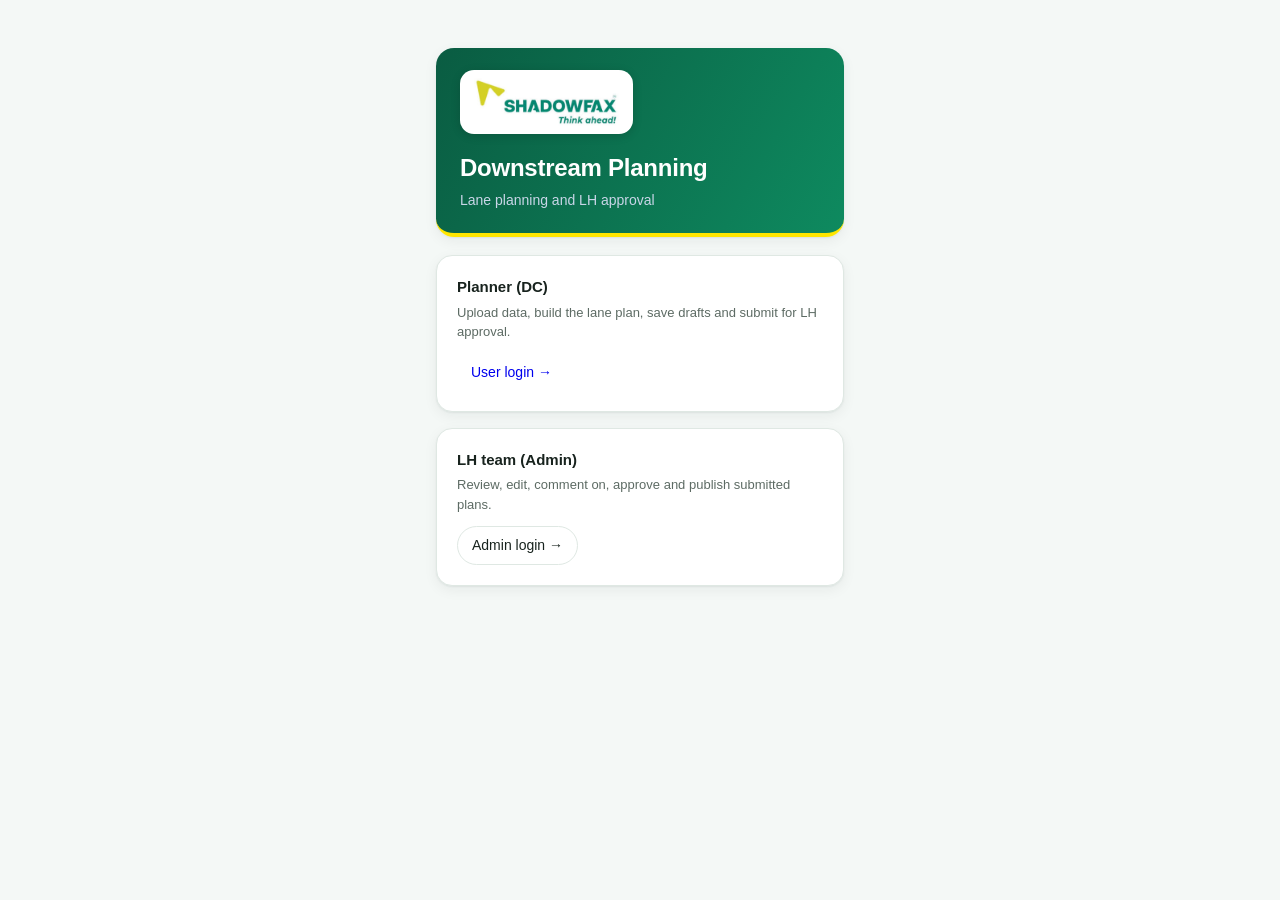
<file: dc-planner-online/public/index.html>
<!doctype html>
<html lang="en">
<head>
<meta charset="utf-8">
<meta name="viewport" content="width=device-width, initial-scale=1">
<title>Downstream Planning</title>
<link rel="stylesheet" href="assets/theme.css">
<link rel="stylesheet" href="assets/app.css">
<script src="assets/forward.js"></script>
</head>
<body>
<div class="authwrap">
  <header class="hero">
    <div class="brandRow">
      <div class="logoCard"><img src="assets/logo.png" alt="Logo"></div>
      <div><h1>Downstream Planning</h1><p class="sub" style="margin:0">Lane planning and LH approval</p></div>
    </div>
  </header>
  <section class="panel">
    <h2 style="margin:0 0 4px">Planner (DC)</h2>
    <p class="hint">Upload data, build the lane plan, save drafts and submit for LH approval.</p>
    <a class="btn primary" style="display:inline-block;text-decoration:none;padding:8px 14px;border-radius:999px" href="login.html">User login →</a>
  </section>
  <section class="panel">
    <h2 style="margin:0 0 4px">LH team (Admin)</h2>
    <p class="hint">Review, edit, comment on, approve and publish submitted plans.</p>
    <a class="btn" style="display:inline-block;text-decoration:none;padding:8px 14px;border-radius:999px;border:1px solid var(--line);color:var(--ink)" href="admin-login.html">Admin login →</a>
  </section>
</div>
</body>
</html>
</file>
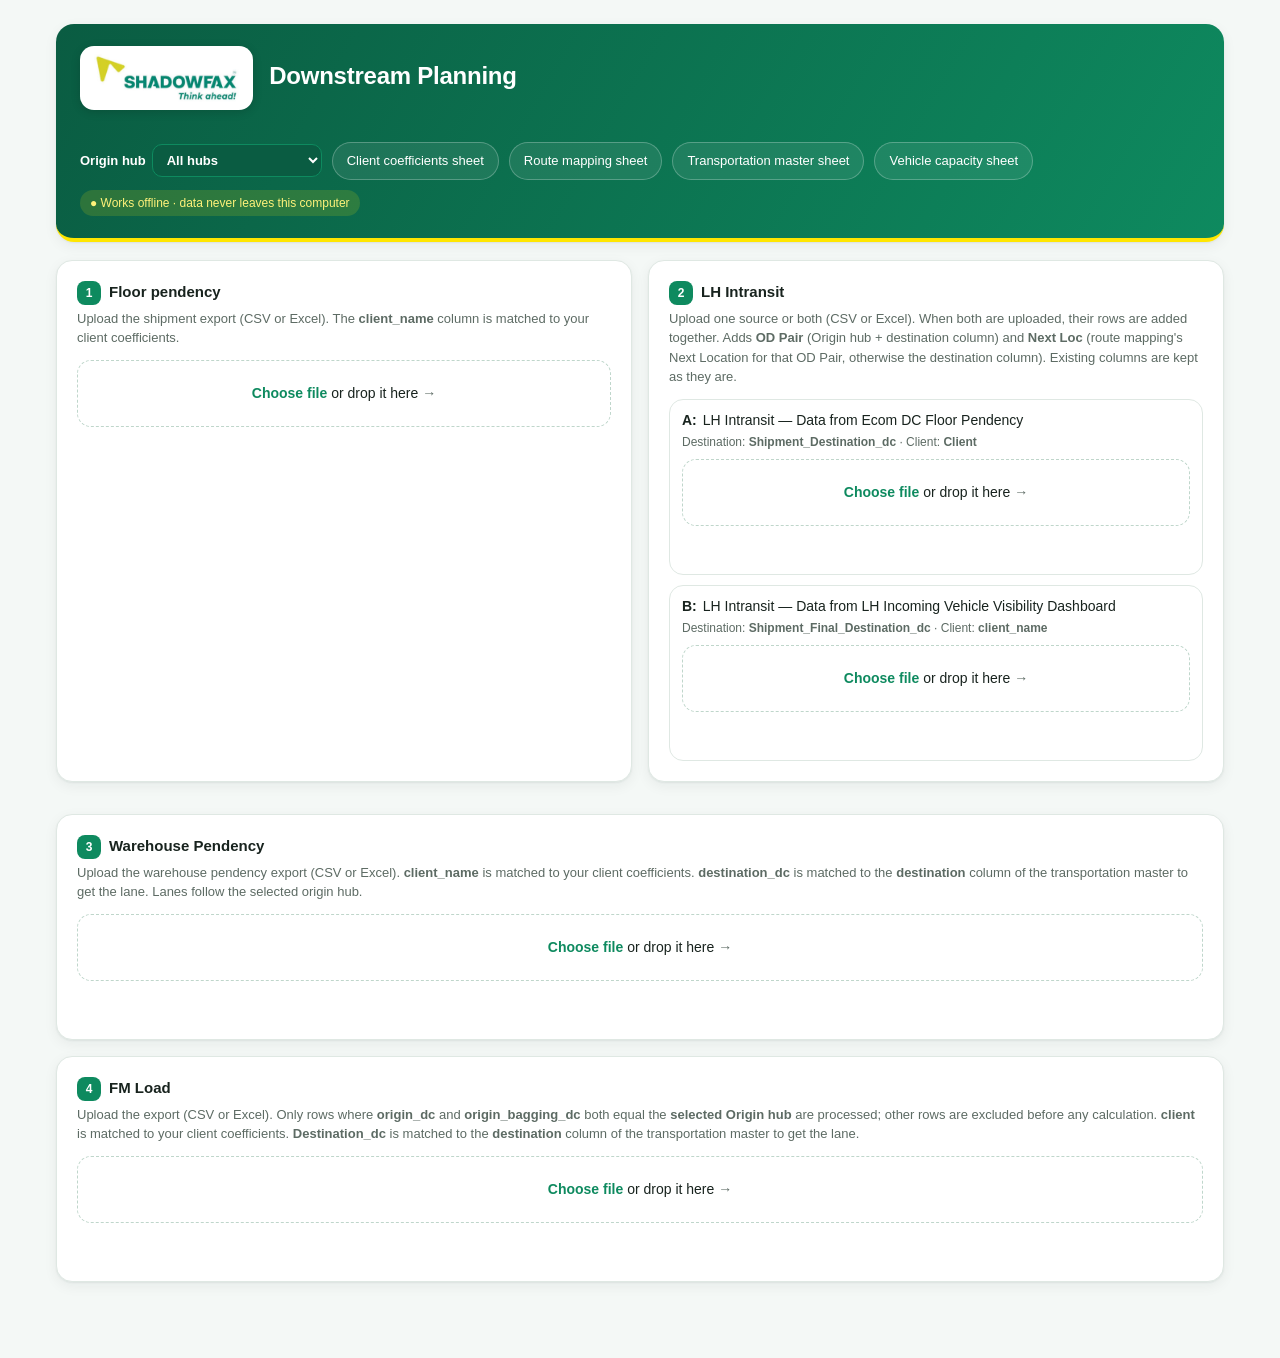
<file: volumetric-planner/Downstream_Planning.html>
<!doctype html>
<html lang="en">
<head>
<meta charset="utf-8">
<meta name="viewport" content="width=device-width, initial-scale=1">
<title>Downstream Planning</title>
<style>
:root{
  --bg:#f4f8f6; --panel:#ffffff; --ink:#18231e; --muted:#5d6b64; --line:#dfe8e3;
  --accent:#0e8a5f; --accent-soft:#e5f5ee; --ok:#0e8a5f; --ok-soft:#e5f5ee;
  --warn:#8a6a00; --warn-soft:#fff8c7; --bad:#c2410c; --bad-soft:#fdecea; --bar:#0e8a5f;
  --navy:#0a5c42; --navy-2:#0e8a5f; --yellow:#ffe600; --shadow:0 1px 2px rgba(24,35,30,.06),0 4px 14px rgba(24,35,30,.06);
}
@media (prefers-color-scheme: dark){
  :root:not([data-theme="light"]){
    --bg:#0c1512; --panel:#131f1b; --ink:#e6f2ec; --muted:#9bb3a8; --line:#25382f;
    --accent:#3cc58f; --accent-soft:#12291f; --ok:#3cc58f; --ok-soft:#12291f;
    --warn:#ffe600; --warn-soft:#2a2a0b; --bad:#fb8f6b; --bad-soft:#2d1a14; --bar:#3cc58f;
  }
}
:root[data-theme="dark"]{
  --bg:#0c1512; --panel:#131f1b; --ink:#e6f2ec; --muted:#9bb3a8; --line:#25382f;
  --accent:#3cc58f; --accent-soft:#12291f; --ok:#3cc58f; --ok-soft:#12291f;
  --warn:#ffe600; --warn-soft:#2a2a0b; --bad:#fb8f6b; --bad-soft:#2d1a14; --bar:#3cc58f;
}
*{box-sizing:border-box}
body{margin:0;background:var(--bg);color:var(--ink);font:14px/1.5 -apple-system,"Segoe UI",Roboto,"Helvetica Neue",Arial,sans-serif;-webkit-font-smoothing:antialiased}
.hero{background:linear-gradient(120deg,var(--navy) 0%,var(--navy-2) 100%);border-bottom:4px solid var(--yellow);color:#fff;border-radius:18px;padding:22px 24px;margin-bottom:18px;box-shadow:var(--shadow)}
.brandRow{display:flex;align-items:center;gap:16px;flex-wrap:wrap}
.logoCard{background:#fff;border-radius:14px;padding:8px 14px;box-shadow:0 2px 10px rgba(0,0,0,.15);display:inline-flex;align-items:center}
.logoCard img{display:block;height:48px;width:auto}
.hero h1{color:#fff;font-size:24px;font-weight:700}
.hero .sub{color:#c9d6e8}
.hero .btn{background:rgba(255,255,255,.08);border-color:rgba(255,255,255,.25);color:#fff}
.hero .btn:hover{border-color:var(--yellow);background:rgba(255,255,255,.14)}
.hero select,.hero .hubpick{color:#fff}
.hero select{background:var(--navy);color:#fff;border-color:var(--yellow)}
.hero .badge{background:rgba(255,230,0,.14);color:#fff27a}
.heroRow{display:flex;justify-content:space-between;align-items:flex-start;gap:16px;flex-wrap:wrap}
.heroBtns{margin-top:16px;display:flex;gap:8px;flex-wrap:wrap;align-items:center}
.step-line{display:flex;gap:6px;flex-wrap:wrap;margin-top:12px}
.chip{font-size:12px;background:rgba(255,255,255,.12);padding:4px 10px;border-radius:999px;color:#e8eef7}
.wrap{max-width:1200px;margin:0 auto;padding:24px 16px 60px}
header{display:flex;align-items:flex-end;justify-content:space-between;gap:16px;flex-wrap:wrap;margin-bottom:20px}
h1{font-size:22px;margin:0 0 4px;letter-spacing:-.01em}
.sub{color:var(--muted);margin:0;max-width:640px}
.badge{font-size:12px;color:var(--ok);background:var(--ok-soft);padding:4px 10px;border-radius:999px;white-space:nowrap}
.grid2{display:grid;grid-template-columns:1fr 1fr;gap:16px}
@media (max-width:760px){.grid2{grid-template-columns:1fr}}
.panel{background:var(--panel);border:1px solid var(--line);border-radius:16px;padding:20px;margin-bottom:16px;box-shadow:var(--shadow)}
.panel h2{font-size:15px;margin:0 0 4px;display:flex;align-items:center;gap:8px}
.step{display:inline-grid;place-items:center;width:24px;height:24px;border-radius:8px;background:var(--accent);color:#fff;font-size:12px;font-weight:700}
.hint{color:var(--muted);font-size:13px;margin:0 0 12px}
.drop{border:1.5px dashed #bfd6cb;border-radius:14px;padding:22px 14px;text-align:center;cursor:pointer;transition:.15s;background:transparent;width:100%;color:var(--ink);font:inherit}
.drop:hover,.drop.over{border-color:var(--accent);background:var(--accent-soft)}
.drop strong{color:var(--accent)}
.drop:after{content:'  →';color:var(--muted)}
.lhopt{border:1px solid var(--line);border-radius:14px;padding:10px 12px;margin-top:10px}
.lhpick{display:flex;gap:6px;align-items:flex-start;cursor:pointer;font-size:14px}
.lhpick b{white-space:nowrap}
.lhcols{font-size:12px;margin:2px 0 8px 0}
.linkbtn{background:none;border:0;color:var(--accent);cursor:pointer;font:inherit;padding:0;text-decoration:underline}
.fileinfo{margin-top:10px;font-size:13px;color:var(--muted);min-height:20px}
.fileinfo b{color:var(--ink)}
.row{display:flex;gap:10px;align-items:center;flex-wrap:wrap}
label.inline{font-size:13px;color:var(--muted);display:flex;gap:6px;align-items:center}
select,input[type=text],input[type=number]{font:inherit;color:var(--ink);background:var(--panel);border:1px solid var(--line);border-radius:10px;padding:7px 10px}
input[type=number]{width:90px}
button.btn{font:inherit;font-size:13px;font-weight:500;border:1px solid var(--line);background:var(--panel);color:var(--ink);padding:8px 14px;border-radius:999px;cursor:pointer;transition:.15s}
button.btn:hover{border-color:var(--accent)}
button.primary{background:var(--accent);border-color:var(--accent);color:#fff;font-weight:600;box-shadow:0 2px 8px rgba(14,138,95,.28)}
button.primary:hover{filter:brightness(1.05)}
button.link{border:none;background:none;color:var(--bad);cursor:pointer;font:inherit;font-size:12px;padding:2px 6px}
.kpis{display:grid;grid-template-columns:repeat(4,1fr);gap:12px;margin-bottom:16px}
@media (max-width:760px){.kpis{grid-template-columns:repeat(2,1fr)}}
.kpi{background:var(--panel);border:1px solid var(--line);border-radius:16px;padding:16px 16px 14px;box-shadow:var(--shadow);border-top:3px solid var(--yellow)}
.kpi .l{font-size:12px;color:var(--muted)}
.kpi .v{font-size:24px;font-weight:650;letter-spacing:-.02em;margin-top:2px;font-variant-numeric:tabular-nums}
.kpi.warn .v{color:var(--warn)}
.tablewrap{overflow:auto;max-height:460px;border:1px solid var(--line);border-radius:12px}
table{border-collapse:collapse;width:100%;font-size:13px}
th,td{padding:7px 10px;border-bottom:1px solid var(--line);text-align:left;white-space:nowrap}
th{position:sticky;top:0;background:var(--bg);font-weight:600;color:var(--muted);font-size:12px;text-transform:none;z-index:1}
tbody tr:hover td{background:var(--accent-soft)}
tr:last-child td{font-weight:600}
td.num,th.num{text-align:right;font-variant-numeric:tabular-nums}
.barcell{min-width:140px}
.bar{height:8px;border-radius:4px;background:var(--bar);opacity:.85}
.tag{font-size:11px;font-weight:600;padding:3px 9px;border-radius:999px}
.tag.ok{background:var(--ok-soft);color:var(--ok)}
.tag.def{background:var(--warn-soft);color:var(--warn)}
.tag.miss{background:var(--bad-soft);color:var(--bad)}
.alert{background:var(--bad-soft);border:1px solid transparent;border-radius:10px;padding:12px 14px;margin-bottom:16px}
.alert h3{margin:0 0 8px;font-size:14px;color:var(--bad)}
.alert.soft{background:var(--warn-soft)}
td.wrapcell{white-space:normal;min-width:220px;max-width:520px}
tr.muted td{color:var(--muted)}
td.spill-pos{color:var(--bad);font-weight:650}
td.spill-neg{color:var(--ok);font-weight:650}
h3.sub{font-size:14px;margin:18px 0 4px}
td.plan{white-space:nowrap}
td.plan label.tick{font-size:12px;color:var(--ink);gap:5px;margin:1px 0}
td.plan select.vehsel{margin-top:4px;font-size:12px;padding:4px 6px}
.alert.soft h3{color:var(--warn)}
.alert .mrow{display:flex;gap:10px;align-items:center;padding:4px 0;flex-wrap:wrap}
.alert .mrow span.n{min-width:220px}
.muted{color:var(--muted)}
.hidden{display:none!important}
.sectionhead{display:flex;justify-content:space-between;align-items:center;gap:10px;flex-wrap:wrap;margin-bottom:10px}
.err{color:var(--bad);font-size:13px;margin-top:8px}
.theme{position:fixed;right:14px;bottom:14px}
.pagehead{display:flex;align-items:center;gap:12px;flex-wrap:wrap;margin-bottom:16px}
.pagehead h1{margin:0}
.hubpick{font-weight:600;color:var(--ink)}
.hubpick select{font-weight:600;min-width:170px;border-color:var(--accent)}
</style>
</head>
<body>
<div class="wrap">
<div id="pageMain">
  <header class="hero">
    <div class="heroRow">
    <div class="brandRow">
      <div class="logoCard"><img src="[data-uri]" alt="Shadowfax" height="48"></div>
      <div>
      <h1>Downstream Planning</h1>
      </div>
    </div>
    <div class="row heroBtns"><label class="inline hubpick">Origin hub <select id="originSel"></select></label><button class="btn" id="ccBtn">Client coefficients sheet</button><button class="btn" id="rmBtn">Route mapping sheet</button><button class="btn" id="tmBtn">Transportation master sheet</button><button class="btn" id="vcBtn">Vehicle capacity sheet</button><span class="badge">● Works offline · data never leaves this computer</span></div>
    </div>
  </header>

  <section class="panel hidden" id="tmPanel">
    <div class="sectionhead">
      <h2 style="margin:0">Transportation master sheet</h2>
      <button class="btn" id="tmClose">Close</button>
    </div>
    <p class="hint">Upload once (CSV or Excel). Needs <b>Destination</b> and <b>Lane Code</b> columns; <b>Lane Origin</b> is used if present. Each next_location is matched to a Destination and its volumetric is added to that Lane Code. Saved on this computer; upload again to replace it.</p>
    <button class="drop" id="tmDrop" type="button"><strong>Choose file</strong> or drop it here</button>
    <input type="file" id="tmFile" accept=".csv,.xlsx,.txt,.tsv" hidden>
    <div class="fileinfo" id="tmInfo"></div>
    <div class="err" id="tmErr"></div>
  </section>

  <section class="panel hidden" id="ccPanel">
    <div class="sectionhead">
      <h2 style="margin:0">Client coefficients sheet</h2>
      <button class="btn" id="ccClose">Close</button>
    </div>
    <p class="hint">Upload once (CSV or Excel with <b>Client</b> and <b>Coefficient</b> columns). Saved on this computer; upload again to replace it.</p>
    <button class="drop" id="coeffDrop" type="button"><strong>Choose file</strong> or drop it here</button>
    <input type="file" id="coeffFile" accept=".csv,.xlsx,.txt,.tsv" hidden>
    <div class="fileinfo" id="coeffInfo"></div>
    <div class="err" id="coeffErr"></div>
    <button class="btn" id="openCoeff" style="margin-top:10px">View coefficient table <span id="coeffBtnCount" class="muted"></span> →</button>
  </section>

  <section class="panel hidden" id="rmPanel">
    <div class="sectionhead">
      <h2 style="margin:0">Route mapping sheet</h2>
      <button class="btn" id="rmClose">Close</button>
    </div>
    <p class="hint">Upload once (CSV or Excel). Uses <b>OD Pair</b>, <b>origin_dc</b>, <b>Via1–Via6</b>, <b>destination_dc</b> and <b>Next Location</b>. Large files are kept in this browser's database. Upload again to replace it.</p>
    <button class="drop" id="rmDrop" type="button"><strong>Choose file</strong> or drop it here</button>
    <input type="file" id="rmFile" accept=".csv,.xlsx,.txt,.tsv" hidden>
    <div class="fileinfo" id="rmInfo"></div>
    <div class="err" id="rmErr"></div>
  </section>

  <section class="panel hidden" id="vcPanel">
    <div class="sectionhead">
      <h2 style="margin:0">Vehicle capacity sheet</h2>
      <button class="btn" id="vcClose">Close</button>
    </div>
    <p class="hint">Upload once (CSV or Excel). Uses <b>Fleet Type</b> and <b>Capacity</b>. Fleet names are matched ignoring case, spaces and underscores. Saved on this computer; upload again to replace it.</p>
    <button class="drop" id="vcDrop" type="button"><strong>Choose file</strong> or drop it here</button>
    <input type="file" id="vcFile" accept=".csv,.xlsx,.txt,.tsv" hidden>
    <div class="fileinfo" id="vcInfo"></div>
    <div class="err" id="vcErr"></div>
  </section>

  <div class="grid2">
    <section class="panel">
      <h2><span class="step">1</span> Floor pendency</h2>
      <p class="hint">Upload the shipment export (CSV or Excel). The <b>client_name</b> column is matched to your client coefficients.</p>
      <button class="drop" id="dataDrop" type="button"><strong>Choose file</strong> or drop it here</button>
      <input type="file" id="dataFile" accept=".csv,.xlsx,.txt,.tsv" hidden>
      <div class="fileinfo" id="dataInfo"></div>
      <div class="err" id="dataErr"></div>
    </section>
    <section class="panel">
      <h2><span class="step">2</span> LH Intransit</h2>
      <p class="hint">Upload one source or both (CSV or Excel). When both are uploaded, their rows are added together. Adds <b>OD Pair</b> (Origin hub + destination column) and <b>Next Loc</b> (route mapping's Next Location for that OD Pair, otherwise the destination column). Existing columns are kept as they are.</p>
      <div class="lhopt">
        <div class="lhpick"><b>A:</b> LH Intransit — Data from Ecom DC Floor Pendency</div>
        <div class="muted lhcols">Destination: <b>Shipment_Destination_dc</b> · Client: <b>Client</b></div>
        <button class="drop" id="lhDrop" type="button"><strong>Choose file</strong> or drop it here</button>
        <input type="file" id="lhFile" accept=".csv,.xlsx,.txt,.tsv" hidden>
        <div class="fileinfo" id="lhInfo"></div>
        <div class="err" id="lhErr"></div>
      </div>
      <div class="lhopt">
        <div class="lhpick"><b>B:</b> LH Intransit — Data from LH Incoming Vehicle Visibility Dashboard</div>
        <div class="muted lhcols">Destination: <b>Shipment_Final_Destination_dc</b> · Client: <b>client_name</b></div>
        <button class="drop" id="lhDropB" type="button"><strong>Choose file</strong> or drop it here</button>
        <input type="file" id="lhFileB" accept=".csv,.xlsx,.txt,.tsv" hidden>
        <div class="fileinfo" id="lhInfoB"></div>
        <div class="err" id="lhErrB"></div>
      </div>
    </section>
  </div>



  <section class="panel" style="margin-top:16px">
    <h2><span class="step">3</span> Warehouse Pendency</h2>
    <p class="hint">Upload the warehouse pendency export (CSV or Excel). <b>client_name</b> is matched to your client coefficients. <b>destination_dc</b> is matched to the <b>destination</b> column of the transportation master to get the lane. Lanes follow the selected origin hub.</p>
    <button class="drop" id="whDrop" type="button"><strong>Choose file</strong> or drop it here</button>
    <input type="file" id="whFile" accept=".csv,.xlsx,.txt,.tsv" hidden>
    <div class="fileinfo" id="whInfo"></div>
    <div class="err" id="whErr"></div>
  </section>

  <section class="panel" style="margin-top:16px">
    <h2><span class="step">4</span> FM Load</h2>
    <p class="hint">Upload the export (CSV or Excel). Only rows where <b>origin_dc</b> and <b>origin_bagging_dc</b> both equal the <b>selected Origin hub</b> are processed; other rows are excluded before any calculation. <b>client</b> is matched to your client coefficients. <b>Destination_dc</b> is matched to the <b>destination</b> column of the transportation master to get the lane.</p>
    <button class="drop" id="foDrop" type="button"><strong>Choose file</strong> or drop it here</button>
    <input type="file" id="foFile" accept=".csv,.xlsx,.txt,.tsv" hidden>
    <div class="fileinfo" id="foInfo"></div>
    <div class="err" id="foErr"></div>
  </section>

  <section class="panel hidden" id="laneView">
    <div class="sectionhead">
      <div>
        <h2 style="margin:0">Lane totals</h2>
        <p class="hint" style="margin:4px 0 0" id="laneNote"></p>
      </div>
      <div class="row"><label class="inline" style="font-size:13px"><input type="checkbox" id="dedupeChk" checked> Remove duplicate AWBs across all sources</label><button class="btn primary" id="laneExport">Download lane totals</button></div>
    </div>
    <div class="tablewrap" style="max-height:560px">
      <table><thead><tr><th>Row Labels</th><th class="num">AWB FWD floor</th><th class="num">AWB LH intransit</th><th class="num">AWB Warehouse pendency</th><th class="num">AWB FM load</th><th class="num">Sum of vol of FWD floor</th><th class="num">Sum of vol LH intransit</th><th class="num">Sum of vol Warehouse pendency</th><th class="num">Sum of vol FM load</th><th class="num">total AWB</th><th class="num">total volumetric</th><th>Fleet Type</th><th class="num">Vehicle Capacity</th><th class="num">Spillover</th><th>Adhoc / LH aligned</th></tr></thead><tbody id="laneBody"></tbody></table>
    </div>
  </section>

  <div id="results" class="hidden">
    <div class="alert hidden" id="missingBox">
      <h3 id="missingTitle"></h3>
      <div id="missingList"></div>
    </div>

    <div class="kpis">
      <div class="kpi"><div class="l">Shipments</div><div class="v" id="kRows">0</div></div>
      <div class="kpi"><div class="l">Total volumetric</div><div class="v" id="kVol">0</div></div>
      <div class="kpi"><div class="l">Clients matched</div><div class="v" id="kClients">0</div></div>
      <div class="kpi" id="kMissBox"><div class="l">Rows at default coeff</div><div class="v" id="kMiss">0</div></div>
    </div>

    <section class="panel">
      <div class="sectionhead">
        <h2 style="margin:0" id="sumTitle">Volumetric by next_location</h2>
        <div class="row">
          <input type="text" id="sumSearch" placeholder="Search…" style="width:140px">
          <label class="inline">Group by <select id="groupBy"></select></label>
          <label class="inline">Sort <select id="sortBy"><option value="name">A → Z</option><option value="vol">Volumetric ↓</option><option value="n">Count ↓</option></select></label>
          <label class="inline">Client column <select id="clientCol"></select></label>
          <button class="btn" id="exportSummary">Download summary</button>
          <button class="btn primary" id="exportData">Download data + volumetric</button>
        </div>
      </div>
      <div class="tablewrap">
        <table><thead><tr><th id="gHead">Client</th><th id="destHead" class="hidden">Destinations included</th><th class="num">Count of awb_number</th><th class="num">Sum of volumetric coeff</th></tr></thead><tbody id="sumBody"></tbody></table>
      </div>
      <div class="muted" id="sumNote" style="font-size:12px;margin-top:6px"></div>
    </section>

    <section class="panel hidden" id="reviewPanel">
      <div class="sectionhead">
        <h2 style="margin:0">Not eligible for planning <span class="muted" id="neCount" style="font-weight:400;font-size:13px"></span></h2>
        <button class="btn" id="exportNE">Download list</button>
      </div>
      <p class="hint" id="neHint">These next_location values have no matching Destination in the transportation master, so they are not counted in any lane.</p>
      <div class="tablewrap" style="max-height:320px">
        <table><thead><tr><th>next_location</th><th class="num">Count of awb_number</th><th class="num">Sum of volumetric coeff</th></tr></thead><tbody id="neBody"></tbody></table>
      </div>
      <div id="ambWrap" class="hidden">
        <h3 class="sub">Destinations on more than one lane <span class="muted" id="ambCount" style="font-weight:400"></span></h3>
        <p class="hint">These appear as a Destination on several lanes. Each shipment uses the lane whose origin matches its location_name; otherwise the lane where the destination appears most often in the master. Check these if a total looks off.</p>
        <div class="tablewrap" style="max-height:280px">
          <table><thead><tr><th>next_location</th><th>Lane used</th><th>Other lanes</th><th class="num">Count of awb_number</th></tr></thead><tbody id="ambBody"></tbody></table>
        </div>
      </div>
    </section>

    <section class="panel">
      <div class="sectionhead">
        <h2 style="margin:0">Row preview <span class="muted" id="prevNote" style="font-weight:400;font-size:13px"></span></h2>
      </div>
      <div class="tablewrap"><table><thead id="prevHead"></thead><tbody id="prevBody"></tbody></table></div>
    </section>
  </div>

  <div id="lhResults" class="hidden">
    <div class="kpis">
      <div class="kpi"><div class="l">LH Intransit rows</div><div class="v" id="lhRows">0</div></div>
      <div class="kpi"><div class="l">Next Loc from route mapping</div><div class="v" id="lhHit">0</div></div>
      <div class="kpi" id="lhFallBox"><div class="l" id="lhFallLbl">Fallback to Shipment_Destination_dc</div><div class="v" id="lhFall">0</div></div>
      <div class="kpi"><div class="l">Distinct Next Loc</div><div class="v" id="lhNextN">0</div></div>
      <div class="kpi"><div class="l">Total volumetric (eligible)</div><div class="v" id="lhVol">0</div></div>
    </div>
    <section class="panel">
      <div class="sectionhead">
        <h2 style="margin:0">LH Intransit by Next Loc <span class="muted" id="lhSrcNote" style="font-weight:400;font-size:13px"></span></h2>
        <div class="row">
          <input type="text" id="lhSearch" placeholder="Search…" style="width:140px">
          <button class="btn primary" id="lhExport">Download LH Intransit + OD Pair, Next Loc</button>
        </div>
      </div>
      <div class="muted" id="lhNote" style="font-size:13px;margin-bottom:8px"></div>
      <div class="tablewrap" style="max-height:360px">
        <table><thead><tr><th>Next Loc</th><th class="num">Count of Awb_number</th><th class="num">From route mapping</th><th class="num">Fallback</th></tr></thead><tbody id="lhSumBody"></tbody></table>
      </div>
    </section>
    <section class="panel">
      <div class="sectionhead">
        <h2 style="margin:0">LH Intransit volumetric by lane</h2>
        <div class="row"><button class="btn" id="lhLaneExport">Download lane summary</button></div>
      </div>
      <div class="muted" id="lhLaneNote" style="font-size:13px;margin-bottom:8px"></div>
      <div class="tablewrap" style="max-height:360px">
        <table><thead><tr><th>Lane Code</th><th>Destinations included</th><th class="num">Count of Awb_number</th><th class="num">Sum of volumetric coeff</th></tr></thead><tbody id="lhLaneBody"></tbody></table>
      </div>
      <h3 class="sub">Not eligible for planning <span class="muted" id="lhNECount" style="font-weight:400"></span></h3>
      <p class="hint">Next Loc with no lane in the transportation master (or outside the selected hub's lanes). Not counted in any lane.</p>
      <div class="tablewrap" style="max-height:240px">
        <table><thead><tr><th>Next Loc</th><th class="num">Count of Awb_number</th><th class="num">Sum of volumetric coeff</th></tr></thead><tbody id="lhNEBody"></tbody></table>
      </div>
    </section>
    <section class="panel">
      <div class="sectionhead"><h2 style="margin:0">LH Intransit preview <span class="muted" id="lhPrevNote" style="font-weight:400;font-size:13px"></span></h2></div>
      <div class="tablewrap"><table><thead id="lhPrevHead"></thead><tbody id="lhPrevBody"></tbody></table></div>
    </section>
  </div>
  <div id="foResults" class="hidden">
    <div class="kpis">
      <div class="kpi"><div class="l">FM Load rows</div><div class="v" id="foRows">0</div></div>
      <div class="kpi"><div class="l">Eligible rows</div><div class="v" id="foElig">0</div></div>
      <div class="kpi"><div class="l">Not eligible rows</div><div class="v" id="foNE">0</div></div>
      <div class="kpi"><div class="l">Total volumetric (eligible)</div><div class="v" id="foVol">0</div></div>
    </div>
    <section class="panel">
      <div class="sectionhead">
        <h2 style="margin:0">FM Load volumetric by lane</h2>
        <div class="row"><button class="btn" id="foLaneExport">Download lane summary</button><button class="btn primary" id="foExport">Download with lanes</button></div>
      </div>
      <div class="muted" id="foNote" style="font-size:13px;margin-bottom:8px"></div>
      <div class="tablewrap" style="max-height:360px">
        <table><thead><tr><th>Lane Code</th><th>Destinations included</th><th class="num">Count of Awb_number</th><th class="num">Sum of volumetric coeff</th></tr></thead><tbody id="foLaneBody"></tbody></table>
      </div>
      <h3 class="sub">Not eligible for planning <span class="muted" id="foNECount" style="font-weight:400"></span></h3>
      <p class="hint">Destination_dc with no lane in the transportation master (or outside the selected hub's lanes). Not counted in any lane.</p>
      <div class="tablewrap" style="max-height:240px">
        <table><thead><tr><th>Destination_dc</th><th class="num">Count of Awb_number</th><th class="num">Sum of volumetric coeff</th></tr></thead><tbody id="foNEBody"></tbody></table>
      </div>
    </section>
    <section class="panel">
      <div class="sectionhead"><h2 style="margin:0">FM Load preview <span class="muted" id="foPrevNote" style="font-weight:400;font-size:13px"></span></h2></div>
      <div class="tablewrap"><table><thead id="foPrevHead"></thead><tbody id="foPrevBody"></tbody></table></div>
    </section>
  </div>
  <div id="whResults" class="hidden">
    <div class="kpis">
      <div class="kpi"><div class="l">Warehouse Pendency rows</div><div class="v" id="whRows">0</div></div>
      <div class="kpi"><div class="l">Eligible rows</div><div class="v" id="whElig">0</div></div>
      <div class="kpi"><div class="l">Not eligible rows</div><div class="v" id="whNE">0</div></div>
      <div class="kpi"><div class="l">Total volumetric (eligible)</div><div class="v" id="whVol">0</div></div>
    </div>
    <section class="panel">
      <div class="sectionhead">
        <h2 style="margin:0">Warehouse Pendency volumetric by lane</h2>
        <div class="row"><button class="btn" id="whLaneExport">Download lane summary</button><button class="btn primary" id="whExport">Download with lanes</button></div>
      </div>
      <div class="muted" id="whNote" style="font-size:13px;margin-bottom:8px"></div>
      <div class="tablewrap" style="max-height:360px">
        <table><thead><tr><th>Lane Code</th><th>Destinations included</th><th class="num">Count of Awb_number</th><th class="num">Sum of volumetric coeff</th></tr></thead><tbody id="whLaneBody"></tbody></table>
      </div>
      <h3 class="sub">Not eligible for planning <span class="muted" id="whNECount" style="font-weight:400"></span></h3>
      <p class="hint">destination_dc with no lane in the transportation master (or outside the selected hub's lanes). Not counted in any lane.</p>
      <div class="tablewrap" style="max-height:240px">
        <table><thead><tr><th>destination_dc</th><th class="num">Count of Awb_number</th><th class="num">Sum of volumetric coeff</th></tr></thead><tbody id="whNEBody"></tbody></table>
      </div>
    </section>
    <section class="panel">
      <div class="sectionhead"><h2 style="margin:0">Warehouse Pendency preview <span class="muted" id="whPrevNote" style="font-weight:400;font-size:13px"></span></h2></div>
      <div class="tablewrap"><table><thead id="whPrevHead"></thead><tbody id="whPrevBody"></tbody></table></div>
    </section>
  </div>
</div>

<div id="pageCoeff" class="hidden">
  <div class="pagehead">
    <button class="btn" id="backMain">← Back to dashboard</button>
    <h1>Client coefficients</h1>
  </div>
  <section class="panel">
    <div class="sectionhead">
      <h2 style="margin:0">Coefficient table <span class="muted" id="coeffCount" style="font-weight:400"></span></h2>
      <div class="row">
        <label class="inline">Default for unknown clients
          <input type="number" step="any" id="defaultCoeff" value="1" placeholder="none">
        </label>
        <button class="btn" id="addCoeff">+ Add client</button>
        <button class="btn" id="exportCoeff">Download table</button>
        <button class="btn" id="clearCoeff">Clear</button>
      </div>
    </div>
    <p class="hint" style="margin-bottom:8px">Edit any value inline. Matching ignores upper/lower case and extra spaces. Clients not in this table, or rows with a blank client name, use the default (1). Empty the default box to flag them instead.</p>
    <div class="tablewrap" style="max-height:none">
      <table><thead><tr><th>Client</th><th class="num">Coefficient</th><th></th></tr></thead><tbody id="coeffBody"></tbody></table>
    </div>
  </section>
</div>
</div>

<script>
(function(){
"use strict";
const $ = id => document.getElementById(id);
const STORE = 'volumetricPlanner.coeffs.v1';
const state = { data:null, coeffs:new Map(), clientIdx:-1, groupIdx:-1, defaultCoeff:1, computed:null, tm:new Map(), tmName:'', tmFleet:new Map(), rm:new Map(), rmName:'', vc:new Map(), vcName:'', rmOD:new Map(), lh:null, tmOrigins:[], planOrigin:'', nlIdx:-1, locIdx:-1 };

const norm = s => String(s==null?'':s).replace(/\s+/g,' ').trim().toLowerCase();
const fmt = (n,d=2) => Number(n).toLocaleString('en-IN',{maximumFractionDigits:d,minimumFractionDigits:0});
const esc = s => String(s==null?'':s).replace(/[&<>"]/g,c=>({'&':'&amp;','<':'&lt;','>':'&gt;','"':'&quot;'}[c]));
function toNum(v){ if(v==null) return NaN; const s=String(v).trim().replace(/,/g,''); if(s==='') return NaN; return Number(s); }

/* ---------- storage ---------- */
function saveCoeffs(){
  try{ localStorage.setItem(STORE, JSON.stringify({list:[...state.coeffs.values()], def:state.defaultCoeff==null?'none':state.defaultCoeff})); }catch(e){}
}
function loadCoeffs(){
  try{
    const raw = localStorage.getItem(STORE); if(!raw) return;
    const o = JSON.parse(raw);
    (o.list||[]).forEach(x=>state.coeffs.set(norm(x.name),{name:x.name,coeff:x.coeff}));
    if(o.def==='none'){ state.defaultCoeff=null; $('defaultCoeff').value=''; }
    else if(o.def!=null && o.def!=='' && !isNaN(Number(o.def))){ state.defaultCoeff=Number(o.def); $('defaultCoeff').value=o.def; }
    if(state.coeffs.size) $('coeffInfo').innerHTML = 'Loaded <b>'+state.coeffs.size+' clients</b> saved on this computer.';
  }catch(e){}
}

/* ---------- CSV ---------- */
function parseCSV(text){
  text = text.replace(/^﻿/,'');
  const nl = text.indexOf('\n'); const first = nl>0 ? text.slice(0,nl) : text;
  const delim = [',','\t',';','|'].map(d=>[d,first.split(d).length]).sort((a,b)=>b[1]-a[1])[0][0];
  const rows=[]; let row=[], f='', q=false;
  for(let i=0;i<text.length;i++){
    const ch=text[i];
    if(q){
      if(ch==='"'){ if(text[i+1]==='"'){f+='"';i++;} else q=false; }
      else f+=ch;
    } else if(ch==='"' && f===''){ q=true; }
    else if(ch===delim){ row.push(f); f=''; }
    else if(ch==='\n'){ row.push(f); rows.push(row); row=[]; f=''; }
    else if(ch!=='\r'){ f+=ch; }
  }
  if(f!=='' || row.length){ row.push(f); rows.push(row); }
  return rows.filter(r=>r.some(v=>String(v).trim()!==''));
}

/* ---------- XLSX (built-in reader, no internet needed) ---------- */
async function unzip(buf){
  const dv=new DataView(buf); let eocd=-1;
  for(let i=buf.byteLength-22;i>=Math.max(0,buf.byteLength-65557);i--){ if(dv.getUint32(i,true)===0x06054b50){eocd=i;break;} }
  if(eocd<0) throw new Error('This does not look like a valid .xlsx file.');
  const cnt=dv.getUint16(eocd+10,true); let off=dv.getUint32(eocd+16,true);
  const entries={}; const td=new TextDecoder();
  for(let k=0;k<cnt;k++){
    if(dv.getUint32(off,true)!==0x02014b50) break;
    const method=dv.getUint16(off+10,true), csize=dv.getUint32(off+20,true);
    const nlen=dv.getUint16(off+28,true), elen=dv.getUint16(off+30,true), clen=dv.getUint16(off+32,true), lho=dv.getUint32(off+42,true);
    const name=td.decode(new Uint8Array(buf,off+46,nlen));
    entries[name.toLowerCase()]={method,csize,lho};
    off+=46+nlen+elen+clen;
  }
  return {
    has:n=>!!entries[n.toLowerCase()],
    async text(n){
      const e=entries[n.toLowerCase()]; if(!e) return null;
      const lnl=dv.getUint16(e.lho+26,true), lel=dv.getUint16(e.lho+28,true);
      const raw=new Uint8Array(buf,e.lho+30+lnl+lel,e.csize);
      let bytes;
      if(e.method===0) bytes=raw;
      else if(e.method===8){
        if(typeof DecompressionStream==='undefined') throw new Error('This browser is too old to read .xlsx. Use a recent Chrome/Edge, or save the file as CSV.');
        const s=new Blob([raw]).stream().pipeThrough(new DecompressionStream('deflate-raw'));
        bytes=new Uint8Array(await new Response(s).arrayBuffer());
      } else throw new Error('Unsupported compression in .xlsx file.');
      return new TextDecoder().decode(bytes);
    }
  };
}
const unx = s => s.replace(/&(lt|gt|amp|quot|apos|#x[0-9a-fA-F]+|#\d+);/g,(m,g)=>
  g==='lt'?'<':g==='gt'?'>':g==='amp'?'&':g==='quot'?'"':g==='apos'?"'":
  g[1]==='x'?String.fromCodePoint(parseInt(g.slice(2),16)):String.fromCodePoint(parseInt(g.slice(1),10)));
function textRuns(xml){
  xml = xml.replace(/<(\w+:)?rPh\b[\s\S]*?<\/(\w+:)?rPh>/g,'');
  let out=''; const re=/<(?:\w+:)?t(?:\s[^>]*)?>([\s\S]*?)<\/(?:\w+:)?t>/g; let m;
  while((m=re.exec(xml))) out+=m[1];
  return unx(out);
}
function serialToDate(n){
  const d=new Date(Math.round((n-25569)*86400000)); const p=x=>String(x).padStart(2,'0');
  const date=d.getUTCFullYear()+'-'+p(d.getUTCMonth()+1)+'-'+p(d.getUTCDate());
  const hasTime=d.getUTCHours()||d.getUTCMinutes()||d.getUTCSeconds();
  return hasTime ? date+' '+p(d.getUTCHours())+':'+p(d.getUTCMinutes())+':'+p(d.getUTCSeconds()) : date;
}
function colIndex(ref){ let n=0; for(const ch of ref){ const c=ch.charCodeAt(0); if(c<65||c>90) break; n=n*26+(c-64);} return n-1; }
async function parseXLSX(buf){
  const z=await unzip(buf);
  let sheetPath='xl/worksheets/sheet1.xml';
  const wb=await z.text('xl/workbook.xml'), rels=await z.text('xl/_rels/workbook.xml.rels');
  if(wb && rels){
    const sm=wb.match(/<(?:\w+:)?sheet\b[^>]*?r:id="([^"]+)"/) || wb.match(/<(?:\w+:)?sheet\b[^>]*?\bid="([^"]+)"/);
    if(sm){
      const rm=new RegExp('<Relationship\\b[^>]*Id="'+sm[1]+'"[^>]*>').exec(rels);
      const tm=rm && /Target="([^"]+)"/.exec(rm[0]);
      if(tm){ let t=tm[1]; sheetPath = t.startsWith('/') ? t.slice(1) : 'xl/'+t.replace(/^\.\//,''); }
    }
  }
  if(!z.has(sheetPath)) throw new Error('Could not find a worksheet in this file.');
  const sst=[]; const ss=await z.text('xl/sharedStrings.xml');
  if(ss){ const re=/<(?:\w+:)?si>([\s\S]*?)<\/(?:\w+:)?si>/g; let m; while((m=re.exec(ss))) sst.push(textRuns(m[1])); }
  const dateXf=[]; const st=await z.text('xl/styles.xml');
  if(st){
    const custom={}; let mm; const nf=/<(?:\w+:)?numFmt\b[^>]*?numFmtId="(\d+)"[^>]*?formatCode="([^"]*)"/g;
    while((mm=nf.exec(st))) custom[mm[1]]=unx(mm[2]);
    const cx=/<(?:\w+:)?cellXfs\b[^>]*>([\s\S]*?)<\/(?:\w+:)?cellXfs>/.exec(st);
    if(cx){ const xr=/<(?:\w+:)?xf\b([^>]*)/g; while((mm=xr.exec(cx[1]))){
      const id=+((/numFmtId="(\d+)"/.exec(mm[1])||[])[1]||0), code=custom[id]||'';
      const clean=code.replace(/"[^"]*"|\[[^\]]*\]|\\./g,'');
      dateXf.push((id>=14&&id<=22)||(id>=45&&id<=47)||(!!clean && /[dyhs]/i.test(clean) && /[dmyhs]/i.test(clean)));
    } }
  }
  const xml=await z.text(sheetPath);
  const rows=[]; const rowRe=/<(?:\w+:)?row\b[^>]*?(?:\/>|>([\s\S]*?)<\/(?:\w+:)?row>)/g;
  const cRe=/<(?:\w+:)?c\b([^>]*?)(?:\/>|>([\s\S]*?)<\/(?:\w+:)?c>)/g;
  let rm;
  while((rm=rowRe.exec(xml))){
    if(!rm[1]) continue;
    const row=[]; let m, seq=0; cRe.lastIndex=0;
    while((m=cRe.exec(rm[1]))){
      const attrs=m[1], inner=m[2]||'';
      const r=/\br="([A-Z]+)\d+"/.exec(attrs); const idx=r?colIndex(r[1]):seq; seq=idx+1;
      const t=(/\bt="([^"]+)"/.exec(attrs)||[])[1];
      const v=/<(?:\w+:)?v>([\s\S]*?)<\/(?:\w+:)?v>/.exec(inner);
      let val='';
      if(t==='s') val = v ? (sst[+v[1]]??'') : '';
      else if(t==='inlineStr') val = textRuns(inner);
      else if(t==='b') val = v ? (v[1]==='1'?'TRUE':'FALSE') : '';
      else val = v ? unx(v[1]) : '';
      if(!t && v && dateXf.length){ const sm=/\bs="(\d+)"/.exec(attrs); if(sm && dateXf[+sm[1]] && !isNaN(+val)) val=serialToDate(+val); }
      row[idx]=val;
    }
    for(let i=0;i<row.length;i++) if(row[i]===undefined) row[i]='';
    if(row.some(x=>String(x).trim()!=='')) rows.push(row);
  }
  return rows;
}

async function readFile(file){
  const name=file.name.toLowerCase();
  if(name.endsWith('.xlsx') || name.endsWith('.xlsm')) return parseXLSX(await file.arrayBuffer());
  if(name.endsWith('.xls')) throw new Error('Old .xls format is not supported. Please save as .xlsx or CSV.');
  return parseCSV(await file.text());
}

/* ---------- coefficient file ---------- */
async function handleCoeffFile(file){
  $('coeffErr').textContent='';
  try{
    const rows=await readFile(file);
    if(!rows.length) throw new Error('File is empty.');
    let header=rows[0].map(h=>norm(h)), body=rows.slice(1);
    let ci=header.findIndex(h=>/client/.test(h));
    let vi=header.findIndex(h=>/coef|volum|factor|multiplier/.test(h));
    if(ci<0 && vi<0 && !isNaN(toNum(rows[0][1]))){ body=rows; ci=0; vi=1; }  // no header row
    if(ci<0) ci=0;
    if(vi<0) vi = ci===0 ? 1 : 0;
    let added=0, skipped=0; const next=new Map();
    body.forEach(r=>{
      const name=String(r[ci]??'').trim(); const c=toNum(r[vi]);
      if(!name) return;
      if(isNaN(c)){ skipped++; return; }
      next.set(norm(name),{name,coeff:c}); added++;
    });
    if(!added) throw new Error('No client/coefficient pairs found. Expected columns like "Client" and "Coefficient".');
    state.coeffs=next; saveCoeffs();
    $('coeffInfo').innerHTML='<b>'+esc(file.name)+'</b> · '+added+' clients loaded'+(skipped?' · '+skipped+' rows skipped (no number)':'');
    renderCoeffs(); recompute();
  }catch(e){ $('coeffErr').textContent=e.message; }
}

/* ---------- shipment data ---------- */
async function handleDataFile(file){
  $('dataErr').textContent=''; $('dataInfo').textContent='Reading '+file.name+'…';
  try{
    const rows=await readFile(file);
    if(rows.length<2) throw new Error('No data rows found.');
    const headers=rows[0].map(h=>String(h).trim());
    const width=headers.length;
    const body=rows.slice(1).map(r=>{ if(r.length<width){ r=r.slice(); while(r.length<width) r.push(''); } return r; });
    state.data={name:file.name,headers,rows:body};
    const lower=headers.map(h=>h.toLowerCase());
    state.clientIdx = lower.indexOf('client_name')>=0 ? lower.indexOf('client_name') : lower.findIndex(h=>/client/.test(h));
    if(state.clientIdx<0) state.clientIdx=0;
    const nl = lower.indexOf('next_location'); state.nlIdx = nl; state.locIdx = lower.indexOf('location_name');
    state.groupIdx = (nl>=0 && state.tm.size) ? -1 : (nl>=0 ? nl : state.clientIdx);
    fillSelects();
    showDataInfo();
    recompute();
  }catch(e){ showDataInfo(); $('dataErr').textContent=e.message+(state.data?' The previous file is still in use.':''); }
}
function showDataInfo(){
  const D=state.data;
  if(!D){ $('dataInfo').textContent=''; return; }
  $('dataInfo').innerHTML='<b>'+esc(D.name)+'</b> · '+fmt(D.rows.length,0)+' rows · '+D.headers.length+' columns · <button class="linkbtn" id="dataRemove">Remove</button>';
  $('dataRemove').onclick=()=>{ state.data=null; $('dataErr').textContent=''; showDataInfo(); recompute(); renderLaneView(); };
}

function fillSelects(){
  const h=state.data.headers;
  const opts=h.map((x,i)=>'<option value="'+i+'">'+esc(x||('Column '+(i+1)))+'</option>').join('');
  $('clientCol').innerHTML=opts; $('clientCol').value=state.clientIdx;
  const laneOpt=(state.tm.size&&state.nlIdx>=0)?'<option value="-1">Lane Code (transport master)</option>':'';
  $('groupBy').innerHTML=opts+laneOpt; $('groupBy').value=state.groupIdx;
}

/* ---------- calculation ---------- */
function coeffFor(client){
  const hit=state.coeffs.get(norm(client));
  if(hit) return {c:hit.coeff,src:'matched'};
  if(state.defaultCoeff!=null && state.defaultCoeff!=='' && !isNaN(state.defaultCoeff)) return {c:Number(state.defaultCoeff),src:'default'};
  return {c:null,src:'missing'};
}
const NE_KEY='__not_eligible__';
const normTM = s => String(s==null?'':s).replace(/[_\s]+/g,' ').trim().toLowerCase();
const disp = s => String(s==null?'':s).replace(/_/g,' ').replace(/\s+/g,' ').trim();
/* Find the lane for one shipment.
   1. Candidates = lanes where next_location is a Destination (optionally only lanes of the chosen origin).
   2. Drop return legs where the destination is the lane's own origin hub.
   3. If several remain, prefer the lane whose origin matches the shipment's location_name.
   4. Otherwise the lane where the destination appears most often in the master (ties: first in file). */
/* true when the Lane Code starts with the hub name, e.g. "OneAMD DC-Limbasi DC" for hub "OneAMD DC" */
/* lane's destination part equals the hub, e.g. "OneAMD DC-OneAMD DC" or "X-OneAMD DC" */
function laneEndsWith(lane, hubKey){ const l=normTM(lane); return l===hubKey || l.endsWith('-'+hubKey); }
function laneStarts(lane, hubKey){ const l=normTM(lane); return l.startsWith(hubKey) && !/[a-z0-9]/.test(l.charAt(hubKey.length)); }
function resolveLane(nl, loc){
  const k=normTM(nl); const e=state.tm.get(k);
  if(!k || !e) return {status:'ne'};
  let c=e.cands;
  if(state.planOrigin){
    if(k===state.planOrigin) return {status:'ne'};           /* destination is the selected hub itself: not planned */
    c=c.filter(x=>laneStarts(x.lane,state.planOrigin) && !laneEndsWith(x.lane,state.planOrigin));
    if(!c.length) return {status:'ne'};
  }
  const spokes=c.filter(x=>x.o!==k);
  if(!spokes.length) return {status:'hub', lane:disp(e.dest)+' (origin hub)'};
  let pool=spokes;
  if(pool.length>1 && loc){ const lk=normTM(loc); const byLoc=pool.filter(x=>x.o===lk); if(byLoc.length) pool=byLoc; }
  pool=pool.slice().sort((a,b)=>b.n-a.n || a.i-b.i);
  const lanes=[...new Set(pool.map(x=>x.lane))];
  return {status:'ok', lane:lanes[0], alts:lanes.slice(1)};
}
function groupName(){ return state.groupIdx===-1 ? 'Lane Code' : (state.data.headers[state.groupIdx]||'Group'); }
function recompute(){
  if(!state.data){ $('results').classList.add('hidden'); return; }
  $('results').classList.remove('hidden');
  if(state.groupIdx===-1 && (!state.tm.size || state.nlIdx<0)){ state.groupIdx=state.nlIdx>=0?state.nlIdx:state.clientIdx; fillSelects(); }
  const laneMode=state.groupIdx===-1;
  const {rows}=state.data, ci=state.clientIdx, gi=state.groupIdx;
  const per=new Array(rows.length); const groups=new Map(); const missing=new Map(); const matchedClients=new Set();
  const neMap=new Map(), ambMap=new Map();
  let total=0, missRows=0, neN=0;
  for(let i=0;i<rows.length;i++){
    const client=rows[i][ci]; const r=coeffFor(client); per[i]=r;
    if(r.src!=='matched'){ missRows++; const k=norm(client); const m=missing.get(k)||{name:String(client??'').trim()||'(blank)',blank:!String(client??'').trim(),n:0}; m.n++; missing.set(k,m); }
    else matchedClients.add(norm(client));
    let gk, nlName='', nlKey='';
    if(laneMode){
      const nl=rows[i][state.nlIdx]; nlName=String(nl??'').trim()||'(blank)'; nlKey=normTM(nl)||'(blank)';
      const res=resolveLane(nl, state.locIdx>=0?rows[i][state.locIdx]:'');
      if(res.status==='ne'){
        neN++; const m=neMap.get(nlKey)||{name:nlName,n:0,vol:0}; m.n++; if(r.c!=null) m.vol+=r.c; neMap.set(nlKey,m);
        continue;
      }
      gk=res.lane;
      if(res.alts && res.alts.length){ const a=ambMap.get(nlKey)||{name:nlName,lanes:new Map(),n:0}; a.n++; a.lanes.set(res.lane,res.alts); ambMap.set(nlKey,a); }
    } else gk=String(rows[i][gi]??'').trim()||'(blank)';
    if(r.c!=null) total+=r.c;
    const g=groups.get(gk)||{n:0,vol:0,miss:0,dests:new Map()}; g.n++;
    if(r.c!=null) g.vol+=r.c; else g.miss++;
    if(laneMode && !g.dests.has(nlKey)) g.dests.set(nlKey,nlName);
    groups.set(gk,g);
  }
  state.computed={per,groups,total,neMap,ambMap,neN,laneMode};
  if(state.rm.size && state.locIdx>=0 && state.nlIdx>=0){
    let hit=0, tot=0; const seen=new Set();
    rows.forEach(rw=>{ const k=normTM(rw[state.locIdx])+'|'+normTM(rw[state.nlIdx]); if(seen.has(k)) return; seen.add(k); tot++; if(state.rm.has(k)) hit++; });
    $('rmInfo').innerHTML='<b>'+esc(state.rmName)+'</b> · '+fmt(hit,0)+' of '+fmt(tot,0)+' location → next_location pairs found in the route mapping';
  }
  $('kRows').textContent=fmt(rows.length,0);
  $('kVol').textContent=fmt(total);
  $('kClients').textContent=fmt(matchedClients.size,0);
  $('kMiss').textContent=fmt(missRows,0);
  $('kMissBox').classList.toggle('warn',missRows>0);
  renderMissing(missing);
  renderSummary();
  renderReview();
  renderPreview();
  renderLaneView();
}

function renderMissing(missing){
  const box=$('missingBox');
  if(!missing.size || state.defaultCoeff!=null){ box.classList.add('hidden'); return; }
  box.classList.remove('hidden');
  const list=[...missing.values()].sort((a,b)=>b.n-a.n);
  const hasDef=state.defaultCoeff!=null;
  box.classList.toggle('soft',hasDef);
  $('missingTitle').textContent=(list.length>1? list.length+' clients are':'1 client is')+' not in your coefficient table'+
    (hasDef? ', so counted at the default '+state.defaultCoeff+'. Set a value to override.' : ' and have no coefficient. Add one here and it will be saved to your table.');
  $('missingList').innerHTML=list.slice(0,50).map((m,i)=>
    '<div class="mrow"><span class="n"><b>'+esc(m.name)+'</b> <span class="muted">· '+fmt(m.n,0)+' rows</span></span>'+
    (m.blank?'<span class="muted">blank client name</span></div>':'<input type="number" step="any" placeholder="coeff" data-miss="'+i+'"><button class="btn" data-missbtn="'+i+'">Save</button></div>')
  ).join('') + (list.length>50?'<div class="muted">…and '+(list.length-50)+' more</div>':'');
  $('missingList').querySelectorAll('[data-missbtn]').forEach(b=>b.onclick=()=>{
    const i=+b.dataset.missbtn; const inp=$('missingList').querySelector('[data-miss="'+i+'"]');
    const v=toNum(inp.value); if(isNaN(v)){ inp.focus(); return; }
    const m=list[i]; state.coeffs.set(norm(m.name),{name:m.name,coeff:v}); saveCoeffs(); renderCoeffs(); recompute();
  });
}

function renderSummary(){
  const {groups,total,neN}=state.computed; const laneMode=state.groupIdx===-1;
  const gname=groupName();
  $('gHead').textContent=gname; $('sumTitle').textContent='Volumetric by '+(laneMode?'lane':gname);
  $('destHead').classList.toggle('hidden',!laneMode);
  const sortBy=$('sortBy').value, q=norm($('sumSearch').value);
  const destText=g=>[...g.dests.values()].map(disp).sort((a,b)=>a.localeCompare(b)).join(', ');
  const list=[...groups.entries()].filter(([k,g])=>!q||norm(disp(k)).includes(q)||(laneMode&&norm(destText(g)).includes(q))).sort((a,b)=>
    sortBy==='vol'? b[1].vol-a[1].vol : sortBy==='n'? b[1].n-a[1].n : a[0].localeCompare(b[0],undefined,{sensitivity:'base',numeric:true}));
  const LIM=3000; const dcell=laneMode?'<td></td>':'';
  const sumN=list.reduce((a,x)=>a+x[1].n,0), sumV=list.reduce((a,x)=>a+x[1].vol,0);
  const eligibleN=state.data.rows.length-(laneMode?neN:0);
  $('sumBody').innerHTML=list.slice(0,LIM).map(([k,g])=>
    '<tr><td>'+esc(disp(k))+(g.miss?' <span class="tag miss">'+g.miss+' missing</span>':'')+'</td>'+
    (laneMode?'<td class="wrapcell">'+esc(destText(g))+'</td>':'')+
    '<td class="num">'+fmt(g.n,0)+'</td><td class="num"><b>'+fmt(g.vol)+'</b></td></tr>').join('')
    + (q ? '<tr><td><b>Filtered total</b></td>'+dcell+'<td class="num"><b>'+fmt(sumN,0)+'</b></td><td class="num"><b>'+fmt(sumV)+'</b></td></tr>' : '')
    + '<tr><td><b>Grand total</b></td>'+dcell+'<td class="num"><b>'+fmt(eligibleN,0)+'</b></td><td class="num"><b>'+fmt(total)+'</b></td></tr>';
  let note;
  if(list.length>LIM) note='Showing '+LIM+' of '+fmt(list.length,0)+' rows. The download includes all.';
  else if(laneMode){
    note=fmt(list.length,0)+(list.length===1?' lane':' lanes')+(state.planOrigin?' starting from '+(HUBS.find(h=>normTM(h)===state.planOrigin)||''):'')+'. Each shipment adds its client\'s coefficient to the lane of its next_location.';
    if(neN) note+=' '+fmt(neN,0)+(neN===1?' shipment is':' shipments are')+' not eligible and excluded (listed below).';
  } else note=fmt(list.length,0)+' '+gname+' values. Each shipment adds its client\'s coefficient to its '+gname+'.';
  $('sumNote').textContent=note;
}

function renderReview(){
  const c=state.computed;
  if(!c.laneMode){ $('reviewPanel').classList.add('hidden'); return; }
  $('reviewPanel').classList.remove('hidden');
  const ne=[...c.neMap.values()].sort((a,b)=>b.n-a.n);
  $('neCount').textContent='· '+fmt(ne.length,0)+(ne.length===1?' destination · ':' destinations · ')+fmt(c.neN,0)+(c.neN===1?' shipment':' shipments');
  $('neHint').textContent='These next_location values have no matching Destination in the transportation master'+(state.planOrigin?' on lanes starting from '+(HUBS.find(h=>normTM(h)===state.planOrigin)||''):'')+', so they are not counted in any lane.';
  $('neBody').innerHTML = ne.length ? ne.map(m=>'<tr><td>'+esc(disp(m.name))+'</td><td class="num">'+fmt(m.n,0)+'</td><td class="num">'+fmt(m.vol)+'</td></tr>').join('')
    : '<tr><td colspan="3" class="muted">None. Every next_location matched a lane.</td></tr>';
  $('exportNE').disabled=!ne.length;
  const amb=[...c.ambMap.values()].sort((a,b)=>b.n-a.n);
  $('ambWrap').classList.toggle('hidden',!amb.length);
  $('ambCount').textContent='· '+fmt(amb.length,0);
  $('ambBody').innerHTML=amb.map(a=>{
    const used=[...a.lanes.keys()], others=[...new Set([].concat(...a.lanes.values()))].filter(x=>!used.includes(x));
    return '<tr><td>'+esc(disp(a.name))+'</td><td class="wrapcell">'+esc(used.map(disp).join(', '))+'</td><td class="wrapcell muted">'+esc(others.map(disp).join(', '))+'</td><td class="num">'+fmt(a.n,0)+'</td></tr>';
  }).join('');
}

function renderPreview(){
  const {headers,rows}=state.data; const per=state.computed.per;
  const want=['awb_number','client_name','location_name','next_location','region','shipment_type','aging_bucket'];
  let cols=want.map(w=>headers.findIndex(h=>h.toLowerCase()===w)).filter(i=>i>=0);
  if(!cols.includes(state.clientIdx)) cols.unshift(state.clientIdx);
  if(cols.length<3) cols=headers.map((_,i)=>i).slice(0,6);
  const N=Math.min(200,rows.length);
  $('prevNote').textContent='first '+N+' of '+fmt(rows.length,0)+' rows · download for all '+headers.length+' columns';
  $('prevHead').innerHTML='<tr>'+cols.map(i=>'<th>'+esc(headers[i])+'</th>').join('')+'<th class="num">volumetric_coeff</th><th>coeff_source</th></tr>';
  let html='';
  for(let r=0;r<N;r++){
    const p=per[r];
    html+='<tr>'+cols.map(i=>'<td>'+esc(rows[r][i])+'</td>').join('')+
      '<td class="num">'+(p.c==null?'–':fmt(p.c,3))+'</td>'+
      '<td><span class="tag '+(p.src==='matched'?'ok':p.src==='default'?'def':'miss')+'">'+p.src+'</span></td></tr>';
  }
  $('prevBody').innerHTML=html;
}

/* ---------- coefficient table UI ---------- */
function renderCoeffs(){
  const list=[...state.coeffs.entries()].sort((a,b)=>a[1].name.localeCompare(b[1].name));
  $('coeffCount').textContent='· '+list.length+' clients';
  $('coeffBtnCount').textContent='('+list.length+')';
  $('ccBtn').textContent='Client coefficients sheet'+(list.length?' ✓':'');
  $('coeffBody').innerHTML = list.length ? list.map(([k,v])=>
    '<tr><td>'+esc(v.name)+'</td><td class="num"><input type="number" step="any" value="'+esc(v.coeff)+'" data-k="'+esc(k)+'"></td>'+
    '<td><button class="link" data-del="'+esc(k)+'">Remove</button></td></tr>').join('')
    : '<tr><td colspan="3" class="muted">No coefficients yet. Upload your client coefficient file above.</td></tr>';
  $('coeffBody').querySelectorAll('input[data-k]').forEach(inp=>inp.onchange=()=>{
    const v=toNum(inp.value); const e=state.coeffs.get(inp.dataset.k); if(!e) return;
    if(isNaN(v)){ inp.value=e.coeff; return; }
    e.coeff=v; saveCoeffs(); recompute();
  });
  $('coeffBody').querySelectorAll('[data-del]').forEach(b=>b.onclick=()=>{
    state.coeffs.delete(b.dataset.del); saveCoeffs(); renderCoeffs(); recompute();
  });
}

/* ---------- export ---------- */
function csvCell(v){ v=String(v==null?'':v); return /[",\n\r]/.test(v)?'"'+v.replace(/"/g,'""')+'"':v; }
function download(name,lines){
  const blob=new Blob(['﻿'+lines.join('\r\n')],{type:'text/csv;charset=utf-8'});
  const a=document.createElement('a'); a.href=URL.createObjectURL(blob); a.download=name;
  document.body.appendChild(a); a.click(); setTimeout(()=>{URL.revokeObjectURL(a.href);a.remove();},500);
}
const stamp=()=>new Date().toISOString().slice(0,10);
function baseName(){ return (state.data?state.data.name:'data').replace(/\.[^.]+$/,''); }

/* ---------- wiring ---------- */
function wireDrop(btnId,inputId,handler){
  const btn=$(btnId), inp=$(inputId);
  btn.onclick=()=>inp.click();
  inp.onchange=()=>{ if(inp.files[0]) handler(inp.files[0]); inp.value=''; };
  ['dragenter','dragover'].forEach(ev=>btn.addEventListener(ev,e=>{e.preventDefault();btn.classList.add('over');}));
  ['dragleave','drop'].forEach(ev=>btn.addEventListener(ev,e=>{e.preventDefault();btn.classList.remove('over');}));
  btn.addEventListener('drop',e=>{ const f=e.dataTransfer.files[0]; if(f) handler(f); });
}
wireDrop('coeffDrop','coeffFile',handleCoeffFile);
wireDrop('dataDrop','dataFile',handleDataFile);
window.addEventListener('dragover',e=>e.preventDefault()); window.addEventListener('drop',e=>e.preventDefault());

$('defaultCoeff').onchange=()=>{ const v=$('defaultCoeff').value.trim(); state.defaultCoeff = v===''||isNaN(Number(v)) ? null : Number(v); saveCoeffs(); recompute(); };
$('addCoeff').onclick=()=>{
  const name=(prompt('Client name (exactly as in client_name):')||'').trim(); if(!name) return;
  const v=toNum(prompt('Coefficient for '+name+':')); if(isNaN(v)) return;
  state.coeffs.set(norm(name),{name,coeff:v}); saveCoeffs(); renderCoeffs(); recompute();
};
$('clearCoeff').onclick=()=>{ if(!confirm('Remove all saved coefficients from this computer?')) return; state.coeffs.clear(); saveCoeffs(); $('coeffInfo').textContent=''; renderCoeffs(); recompute(); };
$('exportCoeff').onclick=()=>{
  const lines=['Client,Coefficient'].concat([...state.coeffs.values()].sort((a,b)=>a.name.localeCompare(b.name)).map(x=>csvCell(x.name)+','+x.coeff));
  download('client_coefficients_'+stamp()+'.csv',lines);
};
$('clientCol').onchange=()=>{ state.clientIdx=+$('clientCol').value; recompute(); };
$('groupBy').onchange=()=>{ state.groupIdx=+$('groupBy').value; recompute(); };
$('sortBy').onchange=()=>{ if(state.computed) renderSummary(); };
$('sumSearch').oninput=()=>{ if(state.computed) renderSummary(); };
$('exportData').onclick=()=>{
  const {headers,rows}=state.data, per=state.computed.per;
  const withLane=state.tm.size>0 && state.nlIdx>=0;
  const lines=[headers.concat(['volumetric_coeff','coeff_source'], withLane?['lane_code','lane_status']:[]).map(csvCell).join(',')];
  for(let i=0;i<rows.length;i++){
    const extra=[per[i].c==null?'':per[i].c, per[i].src];
    if(withLane){ const r=resolveLane(rows[i][state.nlIdx], state.locIdx>=0?rows[i][state.locIdx]:''); extra.push(r.status==='ne'?'':r.lane, r.status==='ne'?'not eligible':r.status==='hub'?'origin hub':'eligible'); }
    lines.push(rows[i].map(csvCell).concat(extra.map(csvCell)).join(','));
  }
  download(baseName()+'_volumetric_'+stamp()+'.csv',lines);
};
$('exportSummary').onclick=()=>{
  const {groups}=state.computed, laneMode=state.groupIdx===-1;
  const head=[groupName()].concat(laneMode?['destinations_included']:[],['count_of_awb_number','rows_missing_coeff','sum_of_volumetric_coeff']);
  const lines=[head.map(csvCell).join(',')];
  [...groups.entries()].sort((a,b)=>a[0].localeCompare(b[0],undefined,{sensitivity:'base',numeric:true})).forEach(([k,g])=>{
    const row=[k].concat(laneMode?[[...g.dests.values()].map(disp).join(', ')]:[],[g.n,g.miss,+g.vol.toFixed(4)]);
    lines.push(row.map(csvCell).join(','));
  });
  download('volumetric_by_'+(laneMode?'lane':groupName()).replace(/\s+/g,'_')+'_'+stamp()+'.csv',lines);
};
$('exportNE').onclick=()=>{
  const lines=['next_location,count_of_awb_number,sum_of_volumetric_coeff'];
  [...state.computed.neMap.values()].sort((a,b)=>b.n-a.n).forEach(m=>lines.push([m.name,m.n,+m.vol.toFixed(4)].map(csvCell).join(',')));
  download('not_eligible_for_planning_'+stamp()+'.csv',lines);
};
$('originSel').onchange=()=>{
  state.planOrigin=$('originSel').value; try{localStorage.setItem(ORIGIN_KEY,state.planOrigin);}catch(e){}
  computeLH(); computeWH(); computeFO();
  if(!state.tm.size){ $('tmPanel').classList.remove('hidden'); $('tmErr').textContent='Upload the transportation master sheet to see lanes for this hub.'; return; }
  if(state.data){ if(state.nlIdx>=0) state.groupIdx=-1; fillSelects(); recompute(); }
};

function showPage(which){
  $('pageMain').classList.toggle('hidden',which!=='main');
  $('pageCoeff').classList.toggle('hidden',which!=='coeff');
  window.scrollTo(0,0);
}
$('openCoeff').onclick=()=>showPage('coeff');
$('backMain').onclick=()=>showPage('main');
const TM_KEY='volumetricPlanner.tm.v4', ORIGIN_KEY='volumetricPlanner.originHub';
const HUBS='Guwahati DC|Kolkata DC|Lucknow DC|Bhubneshwar DC|Malda DC|Silchar DC|Dibrugarh DC|Patna DC|Purnia DC|Ranchi DC|Sambalpur DC|Siliguri DC|Kolkata 2 DC|Varanasi DC|Kanpur DC|Ludhiana DC|NCR Bilaspur DC|NCR Bamnoli DC|OneNCR DC|Jammu DC|NCR Tauru DC|Jaipur DC|Indore DC|Bhopal DC|Raipur DC|Sagar DC|Bangalore DC|Hyderabad DC|Chennai DC|Kochi DC|Kozhikode DC|Mysore DC|Vijayawada DC|Coimbatore DC|Hubli DC|Madurai DC|Trichy DC|Visakhapatnam DC|Bangalore XD DC|Nagpur DC|Mumbai DC|Pune DC|Aurangabad DC|Surat DC|Ahmedabad DC|Udaipur DC|Srinagar DC|Moradabad DC|Jodhpur DC|Rajahmundry DC|Gorakhpur DC|Chandigarh DC|Akola DC|Jabalpur DC|Kolkata XD DC|Hyderabad REV DC|OneSRT DC|OneAMD DC|OneRJT DC|TwoNCR DC'.split('|');
function saveTM(){
  try{ localStorage.setItem(TM_KEY, JSON.stringify({name:state.tmName, list:[...state.tm.entries()], origins:state.tmOrigins, fleet:[...state.tmFleet.entries()], fleetCol:state.tmFleetCol})); }
  catch(e){ $('tmErr').textContent='Loaded, but this browser could not save the master for next time (storage full or blocked). Upload it again after reopening.'; }
}
function loadTM(){
  try{
    const raw=localStorage.getItem(TM_KEY); if(!raw) return;
    const o=JSON.parse(raw); state.tm=new Map(o.list||[]); state.tmName=o.name||''; state.tmOrigins=o.origins||[]; state.tmFleet=new Map(o.fleet||[]); state.tmFleetCol=o.fleetCol;
  }catch(e){}
  fillOrigins(); showTMInfo();
}
function fillOrigins(){
  if(!HUBS.some(h=>normTM(h)===state.planOrigin)) state.planOrigin='';
  $('originSel').innerHTML='<option value="">All hubs</option>'+HUBS.map(h=>'<option value="'+esc(normTM(h))+'">'+esc(h)+'</option>').join('');
  $('originSel').value=state.planOrigin;
}
function showTMInfo(){
  const lanes=new Set(); state.tm.forEach(e=>e.cands.forEach(c=>lanes.add(c.lane)));
  $('tmInfo').innerHTML = state.tm.size ? '<b>'+esc(state.tmName)+'</b> · '+fmt(lanes.size,0)+' lanes · '+fmt(state.tmOrigins.length,0)+' origins · '+fmt(state.tm.size,0)+' destinations'
    + (state.tmFleet.size ? ' · Fleet Type for '+fmt(state.tmFleet.size,0)+' lanes'
       : state.tmFleetCol===false ? ' <span class="tag miss">no Fleet Type / Vehicle Type column in this file</span>'
       : ' <span class="tag miss">Fleet Type not saved — upload this file again</span>') : '';
  $('tmBtn').textContent = 'Transportation master sheet' + (state.tm.size ? ' ✓' : '');
}
async function handleTMFile(file){
  $('tmErr').textContent=''; $('tmInfo').textContent='Reading '+file.name+'…';
  try{
    const rows=await readFile(file);
    if(!rows.length) throw new Error('This file is empty.');
    const h=rows[0].map(x=>String(x).trim().toLowerCase());
    const di=h.indexOf('destination'), li=h.indexOf('lane code'), loi=h.indexOf('lane origin'), fti=['fleet type','vehicle type','fleet','vehicle'].map(x=>h.indexOf(x)).find(i=>i>=0)??-1;
    const miss=[di<0?'"Destination"':'', li<0?'"Lane Code"':''].filter(Boolean);
    if(miss.length) throw new Error('This does not look like a transportation master: missing '+miss.join(' and ')+' column'+(miss.length>1?'s':'')+' in the first row.');
    if(rows.length<2) throw new Error('No data rows found under the header.');
    const m=new Map(), origins=new Map(), fleets=new Map(); let used=0, skipped=0;
    rows.slice(1).forEach((r,idx)=>{
      const dest=String(r[di]??'').trim(), lane=String(r[li]??'').trim();
      if(!dest||!lane){ skipped++; return; }
      let od=loi>=0?String(r[loi]??'').trim():'';
      if(!od) od=lane.split(/\s*-\s*/)[0].trim();
      const o=normTM(od); if(!origins.has(o)) origins.set(o,od);
      const k=normTM(dest); let e=m.get(k); if(!e){ e={dest,cands:[]}; m.set(k,e); }
      let c=e.cands.find(x=>x.lane===lane); if(!c){ c={lane,o,n:0,i:idx}; e.cands.push(c); }
      c.n++; used++;
      if(fti>=0){ const ft=String(r[fti]??'').trim(); if(ft){ const lk=normTM(lane); let f=fleets.get(lk); if(!f){ f=new Map(); fleets.set(lk,f); } f.set(ft,(f.get(ft)||0)+1); } }
    });
    if(!m.size) throw new Error('No rows with both a Destination and a Lane Code were found.');
    state.tm=m; state.tmName=file.name;
    state.tmFleetCol = fti>=0;
    /* one Fleet Type per lane: the most frequent; first listed on a tie */
    state.tmFleet=new Map([...fleets.entries()].map(([lane,f])=>{ let best='',bn=-1; f.forEach((n,ft)=>{ if(n>bn){best=ft;bn=n;} }); return [lane,{fleet:best,multi:f.size>1,all:[...f.keys()]}]; }));
    state.tmOrigins=[...origins.entries()].sort((a,b)=>a[1].localeCompare(b[1],undefined,{sensitivity:'base'}));
    fillOrigins(); saveTM(); showTMInfo();
    if(skipped) $('tmInfo').innerHTML+=' <span class="muted">· '+fmt(skipped,0)+' rows skipped (blank Destination or Lane Code)</span>';
    if(state.data){ if(state.nlIdx>=0) state.groupIdx=-1; fillSelects(); recompute(); }
    computeLH(); computeWH(); computeFO(); renderLaneView();
  }catch(e){ showTMInfo(); $('tmErr').textContent=e.message+(state.tm.size?' Your previously saved master is still in use.':''); }
}
$('tmBtn').onclick=()=>$('tmPanel').classList.toggle('hidden');
$('tmClose').onclick=()=>$('tmPanel').classList.add('hidden');
wireDrop('tmDrop','tmFile',handleTMFile);
/* ---------- vehicle capacity ---------- */
const VC_KEY='volumetricPlanner.vc.v1';
const normFleet = s => String(s==null?'':s).replace(/[_\s]+/g,' ').trim().toLowerCase();
function saveVC(){
  try{ localStorage.setItem(VC_KEY, JSON.stringify({name:state.vcName, list:[...state.vc.entries()]})); }
  catch(e){ $('vcErr').textContent='Loaded, but this browser could not save the capacity table for next time.'; }
}
function showVCInfo(){
  $('vcInfo').innerHTML = state.vc.size ? '<b>'+esc(state.vcName)+'</b> · '+fmt(state.vc.size,0)+' fleet types loaded' : '';
  $('vcBtn').textContent = 'Vehicle capacity sheet' + (state.vc.size ? ' ✓' : '');
}
try{ const raw=localStorage.getItem(VC_KEY); if(raw){ const o=JSON.parse(raw); state.vc=new Map(o.list||[]); state.vcName=o.name||''; } }catch(e){}
showVCInfo();
async function handleVCFile(file){
  $('vcErr').textContent=''; $('vcInfo').textContent='Reading '+file.name+'…';
  try{
    const rows=await readFile(file);
    if(rows.length<2) throw new Error('No data rows found under the header.');
    const h=rows[0].map(x=>String(x).trim().toLowerCase());
    const fi=h.indexOf('fleet type'), ci=h.indexOf('capacity');
    const miss=[fi<0?'"Fleet Type"':'', ci<0?'"Capacity"':''].filter(Boolean);
    if(miss.length) throw new Error('This does not look like a vehicle capacity file: missing '+miss.join(' and ')+' column'+(miss.length>1?'s':'')+'.');
    const m=new Map(); let bad=0;
    rows.slice(1).forEach(r=>{
      const f=String(r[fi]??'').trim(), c=toNum(r[ci]);
      if(!f) return;
      if(isNaN(c)){ bad++; return; }
      m.set(normFleet(f), {fleet:f, capacity:c});
    });
    if(!m.size) throw new Error('No fleet types with a numeric capacity were found.');
    state.vc=m; state.vcName=file.name; saveVC(); showVCInfo(); renderLaneView();
    if(bad) $('vcInfo').innerHTML+=' <span class="muted">· '+fmt(bad,0)+' rows skipped (capacity not a number)</span>';
  }catch(e){ showVCInfo(); $('vcErr').textContent=e.message+(state.vc.size?' Your previously saved table is still in use.':''); }
}
$('ccBtn').onclick=()=>{ const p=$('ccPanel'); p.classList.toggle('hidden'); if(!p.classList.contains('hidden')) p.scrollIntoView({behavior:'smooth',block:'start'}); };
$('ccClose').onclick=()=>$('ccPanel').classList.add('hidden');
$('vcBtn').onclick=()=>{ const p=$('vcPanel'); p.classList.toggle('hidden'); if(!p.classList.contains('hidden')) p.scrollIntoView({behavior:'smooth',block:'start'}); };
$('vcClose').onclick=()=>$('vcPanel').classList.add('hidden');
wireDrop('vcDrop','vcFile',handleVCFile);

/* ---------- route mapping sheet (IndexedDB: too big for localStorage) ---------- */
function idb(){ return new Promise((res,rej)=>{ const r=indexedDB.open('volumetricPlanner',1); r.onupgradeneeded=()=>r.result.createObjectStore('kv'); r.onsuccess=()=>res(r.result); r.onerror=()=>rej(r.error); }); }
async function kvSet(key,val){ const db=await idb(); return new Promise((res,rej)=>{ const t=db.transaction('kv','readwrite'); t.objectStore('kv').put(val,key); t.oncomplete=()=>{db.close();res();}; t.onerror=()=>{db.close();rej(t.error);}; }); }
async function kvGet(key){ const db=await idb(); return new Promise((res,rej)=>{ const q=db.transaction('kv').objectStore('kv').get(key); q.onsuccess=()=>{db.close();res(q.result);}; q.onerror=()=>{db.close();rej(q.error);}; }); }
function showRMInfo(){
  $('rmInfo').innerHTML = state.rm.size ? '<b>'+esc(state.rmName)+'</b> · '+fmt(state.rm.size,0)+' OD pairs loaded' : '';
  $('rmBtn').textContent = 'Route mapping sheet' + (state.rm.size ? ' ✓' : '');
}
(async()=>{
  try{ const o=await kvGet('route'); if(o){
    state.rm=new Map(o.list||[]); state.rmName=o.name||'';
    state.rmOD=o.od ? new Map(o.od) : new Map([...state.rm.values()].map(v=>[normTM(v[2]+'-'+v[3]), v[0]]));
    showRMInfo(); if(state.data) recompute(); computeLH(); computeWH(); computeFO();
  } }catch(e){}
  showRMInfo();
})();
async function handleRMFile(file){
  $('rmErr').textContent=''; $('rmInfo').textContent='Reading '+file.name+' (large files take a moment)…';
  try{
    const rows=await readFile(file);
    if(rows.length<2) throw new Error('No data rows found under the header.');
    const h=rows[0].map(x=>String(x).trim().toLowerCase());
    const need={od:h.indexOf('od pair'),origin:h.indexOf('origin_dc'),dest:h.indexOf('destination_dc'),next:h.indexOf('next location')};
    const miss=Object.keys(need).filter(k=>need[k]<0);
    if(miss.length) throw new Error('This does not look like a route mapping: missing column'+(miss.length>1?'s ':' ')+miss.map(x=>({od:'"OD Pair"',origin:'"origin_dc"',dest:'"destination_dc"',next:'"Next Location"'})[x]).join(', ')+'.');
    const viaIdx=h.map((x,i)=>/^via\d+$/.test(x)?i:-1).filter(i=>i>=0);
    const m=new Map(), od=new Map();
    rows.slice(1).forEach(r=>{
      const odv=String(r[need.od]??'').trim(), nx=String(r[need.next]??'').trim();
      if(odv && nx && !od.has(normTM(odv))) od.set(normTM(odv), nx);
      const o=String(r[need.origin]??'').trim(), d=String(r[need.dest]??'').trim();
      if(!o||!d) return;
      const vias=viaIdx.map(i=>String(r[i]??'').trim()).filter(Boolean);
      const k=normTM(o)+'|'+normTM(d);
      if(!m.has(k)) m.set(k,[String(r[need.next]??'').trim(), vias.join(' > '), o, d]);
    });
    if(!m.size) throw new Error('No origin and destination pairs found.');
    state.rm=m; state.rmOD=od; state.rmName=file.name;
    await kvSet('route',{name:file.name,list:[...m.entries()],od:[...od.entries()]});
    showRMInfo(); if(state.data) recompute(); computeLH(); computeWH(); computeFO();
  }catch(e){ showRMInfo(); $('rmErr').textContent=e.message+(state.rm.size?' Your previously saved mapping is still in use.':''); }
}
$('rmBtn').onclick=()=>$('rmPanel').classList.toggle('hidden');
$('rmClose').onclick=()=>$('rmPanel').classList.add('hidden');
wireDrop('rmDrop','rmFile',handleRMFile);
/* ---------- LH Intransit ----------
   OD Pair  = Origin hub (top dropdown) + "-" + Shipment_Destination_dc
   Next Loc = route mapping "Next Location" for that OD Pair, else Shipment_Destination_dc
   Columns are found by header name, so column order can change. */
const findCol=(headers,name)=>headers.findIndex(h=>String(h).trim().toLowerCase()===name.toLowerCase());
/* Two LH Intransit sources share all logic; only the destination and client columns differ. */
const LH_SRC={
  A:{label:'Ecom DC Floor Pendency', dest:'Shipment_Destination_dc', client:'Client', info:'lhInfo', err:'lhErr'},
  B:{label:'LH Incoming Vehicle Visibility Dashboard', dest:'Shipment_Final_Destination_dc', client:'client_name', info:'lhInfoB', err:'lhErrB'}
};
state.lhSets={};
function showLHInfo(key){
  const S=LH_SRC[key], L=state.lhSets[key];
  if(!L){ $(S.info).textContent=''; return; }
  $(S.info).innerHTML='<b>'+esc(L.name)+'</b> · '+fmt(L.rows.length,0)+' rows · '+L.headers.length+' columns'
    +(findCol(L.headers,S.client)<0?' · <span class="tag def">no '+esc(S.client)+' column, coefficient 1 used</span>':'')
    +' · <button class="linkbtn" data-lhremove="'+key+'">Remove</button>';
  $(S.info).querySelector('[data-lhremove]').onclick=()=>{ delete state.lhSets[key]; showLHInfo(key); computeLH(); computeWH(); computeFO(); };
}
async function handleLHFile(file,key){
  const S=LH_SRC[key];
  $(S.err).textContent=''; $(S.info).textContent='Reading '+file.name+'…';
  try{
    const rows=await readFile(file);
    if(rows.length<2) throw new Error('No data rows found under the header.');
    const headers=rows[0].map(h=>String(h).trim()); const width=headers.length;
    if(findCol(headers,S.dest)<0) throw new Error('Could not find the "'+S.dest+'" column in this file.');
    const body=rows.slice(1).map(r=>{ if(r.length<width){ r=r.slice(); while(r.length<width) r.push(''); } return r; });
    state.lhSets[key]={name:file.name,headers,rows:body,key};
    showLHInfo(key); computeLH(); computeWH(); computeFO();
  }catch(e){ showLHInfo(key); $(S.err).textContent=e.message+(state.lhSets[key]?' The previous file is still in use.':''); }
}
function hubDisplay(){ return HUBS.find(h=>normTM(h)===state.planOrigin)||''; }
/* Same rules for each source; only its destination and client columns differ. */
function computeLHSet(L,hub){
  const S=LH_SRC[L.key], n=L.rows.length;
  const di=findCol(L.headers,S.dest), ci=findCol(L.headers,S.client);
  L.od=new Array(n); L.next=new Array(n); L.src=new Array(n); L.coef=new Array(n); L.res=new Array(n);
  let hit=0, fall=0;
  for(let i=0;i<n;i++){
    const dest=String(L.rows[i][di]??'').trim();
    L.od[i] = (hub && dest) ? hub+'-'+dest : '';
    const nx = L.od[i] ? state.rmOD.get(normTM(L.od[i])) : undefined;
    if(nx){ L.next[i]=nx; L.src[i]='route mapping'; hit++; }
    else { L.next[i]=dest; L.src[i]=dest?'fallback':''; if(dest) fall++; }
    L.coef[i]=coeffFor(ci>=0?L.rows[i][ci]:'');
    L.res[i]=resolveLane(L.next[i], hub);
  }
  return {hit,fall};
}
/* Combine the uploaded sources (A, B or both) into one view; columns are matched by header name. */
function computeLH(){
  const keys=['A','B'].filter(k=>state.lhSets[k]);
  if(!keys.length){ state.lh=null; $('lhResults').classList.add('hidden'); renderLaneView(); return; }
  const hub=hubDisplay(); let hit=0, fall=0;
  const sets=keys.map(k=>{ const L=state.lhSets[k]; const r=computeLHSet(L,hub); hit+=r.hit; fall+=r.fall; return L; });
  let C;
  if(sets.length===1){ C=Object.assign({},sets[0]); C.from=sets[0].rows.map(()=>sets[0].key); }
  else {
    const headers=[], seen=new Map();
    sets.forEach(L=>L.headers.forEach(h=>{ const k=h.toLowerCase(); if(!seen.has(k)){ seen.set(k,headers.length); headers.push(h); } }));
    C={name:'lh_intransit_A_B', headers, rows:[], od:[], next:[], src:[], coef:[], res:[], from:[], key:'AB'};
    sets.forEach(L=>{
      const map=L.headers.map(h=>seen.get(h.toLowerCase()));
      for(let i=0;i<L.rows.length;i++){
        const r=new Array(headers.length).fill(''); map.forEach((t,j)=>{ if(r[t]==='') r[t]=L.rows[i][j]; });
        C.rows.push(r); C.od.push(L.od[i]); C.next.push(L.next[i]); C.src.push(L.src[i]); C.coef.push(L.coef[i]); C.res.push(L.res[i]); C.from.push(L.key);
      }
    });
  }
  state.lh=C;
  const dests=keys.map(k=>LH_SRC[k].dest).join(' / ');
  $('lhResults').classList.remove('hidden');
  $('lhRows').textContent=fmt(C.rows.length,0); $('lhHit').textContent=fmt(hit,0); $('lhFall').textContent=fmt(fall,0);
  $('lhFallBox').classList.toggle('warn',fall>0);
  $('lhFallLbl').textContent='Fallback to '+dests;
  $('lhSrcNote').textContent='· '+keys.map(k=>k+': '+LH_SRC[k].label+' ('+fmt(state.lhSets[k].rows.length,0)+' rows)').join(' + ');
  let note='';
  if(!hub) note='Select an Origin hub at the top to build the OD Pair. Until then, Next Loc uses '+dests+'.';
  else if(!state.rmOD.size) note='Upload the route mapping sheet to look up Next Location. Until then, Next Loc uses '+dests+'.';
  else note='OD Pair = '+hub+'-'+dests+'. Next Loc comes from the route mapping where the OD Pair matches, otherwise '+dests+'.';
  $('lhNote').textContent=note;
  renderLHSummary(); renderLHLanes(); renderLHPreview(); renderLaneView();
}
function renderLHSummary(){
  const L=state.lh, g=new Map();
  L.next.forEach((n,i)=>{ const k=n||'(blank)'; const e=g.get(k)||{n:0,r:0,f:0}; e.n++; if(L.src[i]==='route mapping') e.r++; else if(L.src[i]==='fallback') e.f++; g.set(k,e); });
  $('lhNextN').textContent=fmt(g.size,0);
  const q=norm($('lhSearch').value);
  const list=[...g.entries()].filter(([k])=>!q||norm(disp(k)).includes(q)).sort((a,b)=>b[1].n-a[1].n);
  $('lhSumBody').innerHTML=list.map(([k,e])=>'<tr><td>'+esc(disp(k))+'</td><td class="num"><b>'+fmt(e.n,0)+'</b></td><td class="num">'+fmt(e.r,0)+'</td><td class="num">'+fmt(e.f,0)+'</td></tr>').join('')
    + '<tr><td><b>'+(q?'Filtered total':'Grand total')+'</b></td><td class="num"><b>'+fmt(list.reduce((a,x)=>a+x[1].n,0),0)+'</b></td><td class="num">'+fmt(list.reduce((a,x)=>a+x[1].r,0),0)+'</td><td class="num">'+fmt(list.reduce((a,x)=>a+x[1].f,0),0)+'</td></tr>';
}
function renderLHLanes(){
  const L=state.lh, lanes=new Map(), ne=new Map(); let eligVol=0, neN=0, neV=0;
  for(let i=0;i<L.rows.length;i++){
    const rs=L.res[i], v=L.coef[i].c, nl=L.next[i]||'(blank)';
    if(rs.status==='ne'){ neN++; if(v!=null) neV+=v; const e=ne.get(normTM(nl))||{name:nl,n:0,vol:0}; e.n++; if(v!=null) e.vol+=v; ne.set(normTM(nl),e); continue; }
    const lane = rs.status==='hub' ? rs.lane : rs.lane;
    const e=lanes.get(lane)||{n:0,vol:0,dests:new Map()}; e.n++; if(v!=null){ e.vol+=v; eligVol+=v; }
    if(!e.dests.has(normTM(nl))) e.dests.set(normTM(nl), disp(nl)); lanes.set(lane,e);
  }
  const hasLanes=state.tm.size>0;
  $('lhVol').textContent=fmt(eligVol);
  const list=[...lanes.entries()].sort((a,b)=>b[1].vol-a[1].vol);
  $('lhLaneBody').innerHTML = list.map(([k,e])=>'<tr><td>'+esc(disp(k))+'</td><td class="wrapcell">'+esc([...e.dests.values()].sort().join(', '))+'</td><td class="num">'+fmt(e.n,0)+'</td><td class="num"><b>'+fmt(e.vol)+'</b></td></tr>').join('')
    + '<tr><td><b>Grand total</b></td><td></td><td class="num"><b>'+fmt(list.reduce((a,x)=>a+x[1].n,0),0)+'</b></td><td class="num"><b>'+fmt(eligVol)+'</b></td></tr>';
  const neL=[...ne.values()].sort((a,b)=>b.n-a.n);
  $('lhNEBody').innerHTML = neL.length ? neL.map(x=>'<tr><td>'+esc(disp(x.name))+'</td><td class="num">'+fmt(x.n,0)+'</td><td class="num">'+fmt(x.vol)+'</td></tr>').join('') : '<tr><td colspan="3" class="muted">None.</td></tr>';
  $('lhNECount').textContent='· '+fmt(neN,0)+' rows · volumetric '+fmt(neV);
  $('lhLaneNote').textContent = (hasLanes ? '' : 'Upload the transportation master to see lanes. ')
    + 'Each row adds its Client coefficient (same rules as Floor pendency) to the lane of its Next Loc'+(state.planOrigin?' for the selected hub.':'.');
}
/* ---------- Warehouse Pendency ----------
   Third source. Client = client_name (coefficient rules as Floor pendency).
   Lane = destination_dc matched to the transportation master "destination" column
   (same lane rules and origin-hub filter as the other sources). No route mapping step. */
const WH_DEST='destination_dc', WH_CLIENT='client_name';
function showWHInfo(){
  const L=state.wh;
  if(!L){ $('whInfo').textContent=''; return; }
  $('whInfo').innerHTML='<b>'+esc(L.name)+'</b> · '+fmt(L.rows.length,0)+' rows · '+L.headers.length+' columns'
    +(findCol(L.headers,WH_CLIENT)<0?' · <span class="tag def">no client_name column, coefficient 1 used</span>':'')
    +' · <button class="linkbtn" id="whRemove">Remove</button>';
  $('whRemove').onclick=()=>{ state.wh=null; $('whErr').textContent=''; showWHInfo(); computeWH(); computeFO(); };
}
async function handleWHFile(file){
  $('whErr').textContent=''; $('whInfo').textContent='Reading '+file.name+'…';
  try{
    const rows=await readFile(file);
    if(rows.length<2) throw new Error('No data rows found under the header.');
    const headers=rows[0].map(h=>String(h).trim()); const width=headers.length;
    if(findCol(headers,WH_DEST)<0) throw new Error('Could not find the "'+WH_DEST+'" column in this file.');
    const body=rows.slice(1).map(r=>{ if(r.length<width){ r=r.slice(); while(r.length<width) r.push(''); } return r; });
    state.wh={name:file.name,headers,rows:body};
    showWHInfo(); computeWH(); computeFO();
  }catch(e){ showWHInfo(); $('whErr').textContent=e.message+(state.wh?' The previous file is still in use.':''); }
}
function computeWH(){
  const L=state.wh;
  if(!L){ $('whResults').classList.add('hidden'); renderLaneView(); return; }
  const hub=hubDisplay(), n=L.rows.length;
  const di=findCol(L.headers,WH_DEST), ci=findCol(L.headers,WH_CLIENT);
  L.dest=new Array(n); L.coef=new Array(n); L.res=new Array(n);
  let elig=0, neN=0, vol=0;
  for(let i=0;i<n;i++){
    const d=String(L.rows[i][di]??'').trim();
    L.dest[i]=d;
    L.coef[i]=coeffFor(ci>=0?L.rows[i][ci]:'');
    L.res[i]=resolveLane(d,'');
    if(L.res[i].status==='ne') neN++; else { elig++; if(L.coef[i].c!=null) vol+=L.coef[i].c; }
  }
  $('whResults').classList.remove('hidden');
  $('whRows').textContent=fmt(n,0); $('whElig').textContent=fmt(elig,0); $('whNE').textContent=fmt(neN,0); $('whVol').textContent=fmt(vol);
  $('whNote').textContent=(hub ? 'Lanes for the selected origin hub. ' : 'Select an Origin hub at the top to limit lanes to that hub. ')
    +'Lane = destination_dc matched to the transportation master "destination" column. Client coefficient from client_name.';
  renderWHLanes(); renderWHPreview(); renderLaneView();
}
function renderWHLanes(){
  const L=state.wh, lanes=new Map(), ne=new Map();
  for(let i=0;i<L.rows.length;i++){
    const rs=L.res[i], v=L.coef[i].c, d=L.dest[i]||'(blank)';
    if(rs.status==='ne'){ const e=ne.get(normTM(d))||{name:d,n:0,vol:0}; e.n++; if(v!=null) e.vol+=v; ne.set(normTM(d),e); continue; }
    const e=lanes.get(rs.lane)||{n:0,vol:0,dests:new Map()}; e.n++; if(v!=null) e.vol+=v;
    if(!e.dests.has(normTM(d))) e.dests.set(normTM(d), disp(d)); lanes.set(rs.lane,e);
  }
  const list=[...lanes.entries()].sort((a,b)=>b[1].vol-a[1].vol);
  $('whLaneBody').innerHTML = list.map(([k,e])=>'<tr><td>'+esc(disp(k))+'</td><td class="wrapcell">'+esc([...e.dests.values()].sort().join(', '))+'</td><td class="num">'+fmt(e.n,0)+'</td><td class="num"><b>'+fmt(e.vol)+'</b></td></tr>').join('')
    + '<tr><td><b>Grand total</b></td><td></td><td class="num"><b>'+fmt(list.reduce((a,x)=>a+x[1].n,0),0)+'</b></td><td class="num"><b>'+fmt(list.reduce((a,x)=>a+x[1].vol,0))+'</b></td></tr>';
  const neL=[...ne.values()].sort((a,b)=>b.n-a.n);
  $('whNEBody').innerHTML = neL.length ? neL.map(x=>'<tr><td>'+esc(disp(x.name))+'</td><td class="num">'+fmt(x.n,0)+'</td><td class="num">'+fmt(x.vol)+'</td></tr>').join('') : '<tr><td colspan="3" class="muted">None.</td></tr>';
  $('whNECount').textContent='· '+fmt(neL.reduce((a,x)=>a+x.n,0),0)+' rows';
}
function renderWHPreview(){
  const L=state.wh; const want=['Awb_number',WH_CLIENT,WH_DEST];
  const cols=want.map(w=>findCol(L.headers,w)).filter(i=>i>=0);
  const N=Math.min(200,L.rows.length);
  $('whPrevNote').textContent='first '+N+' of '+fmt(L.rows.length,0)+' rows · download for all '+(L.headers.length+3)+' columns';
  $('whPrevHead').innerHTML='<tr>'+cols.map(i=>'<th>'+esc(L.headers[i])+'</th>').join('')+'<th class="num">volumetric_coeff</th><th>Lane Code</th><th>Lane status</th></tr>';
  let html='';
  for(let r=0;r<N;r++){
    const rs=L.res[r], c=L.coef[r];
    html+='<tr>'+cols.map(i=>'<td>'+esc(L.rows[r][i])+'</td>').join('')+'<td class="num">'+(c.c==null?'–':fmt(c.c,3))+'</td><td>'+(rs.status==='ne'?'–':esc(rs.lane))+'</td><td>'+(rs.status==='ne'?'<span class="tag miss">not eligible</span>':'<span class="tag ok">eligible</span>')+'</td></tr>';
  }
  $('whPrevBody').innerHTML=html;
}
$('whExport').onclick=()=>{
  const L=state.wh; if(!L) return;
  const lines=[L.headers.concat(['volumetric_coeff','coeff_source','lane_code','lane_status']).map(csvCell).join(',')];
  for(let i=0;i<L.rows.length;i++){
    const rs=L.res[i], c=L.coef[i];
    lines.push(L.rows[i].concat([c.c==null?'':c.c,c.src,rs.status==='ne'?'':rs.lane,rs.status==='ne'?'not eligible':rs.status==='hub'?'origin hub':'eligible']).map(csvCell).join(','));
  }
  download(L.name.replace(/\.[^.]+$/,'')+'_with_lanes_'+stamp()+'.csv',lines);
};
$('whLaneExport').onclick=()=>{
  const L=state.wh; if(!L) return;
  const lanes=new Map();
  for(let i=0;i<L.rows.length;i++){ const rs=L.res[i]; if(rs.status==='ne') continue; const v=L.coef[i].c; const e=lanes.get(rs.lane)||{n:0,vol:0,d:new Set()}; e.n++; if(v!=null) e.vol+=v; e.d.add(disp(L.dest[i])); lanes.set(rs.lane,e); }
  const lines=['lane_code,destinations_included,count_of_awb_number,sum_of_volumetric_coeff'];
  [...lanes.entries()].sort((a,b)=>b[1].vol-a[1].vol).forEach(([k,e])=>lines.push([csvCell(disp(k)),csvCell([...e.d].join(', ')),e.n,+e.vol.toFixed(4)].join(',')));
  download('warehouse_pendency_lanes_'+stamp()+'.csv',lines);
};
wireDrop('whDrop','whFile',handleWHFile);
/* ---------- FM Load ----------
   Client = client (coefficient rules as Floor pendency).
   Lane = Destination_dc matched to the transportation master "destination" column (same as Warehouse Pendency).
   Only rows with origin_dc = origin_bagging_dc are processed; all other rows are excluded before any calculation. */
const FO_LABEL='FM Load', FO_DEST='Destination_dc', FO_CLIENT='client', FO_ORIG='origin_dc', FO_BAG='origin_bagging_dc';
function showFOInfo(){
  const L=state.fo;
  if(!L){ $('foInfo').textContent=''; return; }
  $('foInfo').innerHTML='<b>'+esc(L.name)+'</b> · '+fmt(L.rows.length,0)+' rows · '+L.headers.length+' columns'
    +(findCol(L.headers,FO_CLIENT)<0?' · <span class="tag def">no client column, coefficient 1 used</span>':'')
    +' · <button class="linkbtn" id="foRemove">Remove</button>';
  $('foRemove').onclick=()=>{ state.fo=null; $('foErr').textContent=''; showFOInfo(); computeFO(); };
}
async function handleFOFile(file){
  $('foErr').textContent=''; $('foInfo').textContent='Reading '+file.name+'…';
  try{
    const rows=await readFile(file);
    if(rows.length<2) throw new Error('No data rows found under the header.');
    const headers=rows[0].map(h=>String(h).trim()); const width=headers.length;
    [FO_DEST,FO_CLIENT,FO_ORIG,FO_BAG].forEach(c=>{ if(findCol(headers,c)<0) throw new Error('Could not find the "'+c+'" column in this file.'); });
    const body=rows.slice(1).map(r=>{ if(r.length<width){ r=r.slice(); while(r.length<width) r.push(''); } return r; });
    state.fo={name:file.name,headers,rows:body};
    showFOInfo(); computeFO();
  }catch(e){ showFOInfo(); $('foErr').textContent=e.message+(state.fo?' The previous file is still in use.':''); }
}
function computeFO(){
  const L=state.fo;
  if(!L){ $('foResults').classList.add('hidden'); renderLaneView(); return; }
  const hub=hubDisplay(), n=L.rows.length;
  const di=findCol(L.headers,FO_DEST), ci=findCol(L.headers,FO_CLIENT), oi=findCol(L.headers,FO_ORIG), bi=findCol(L.headers,FO_BAG);
  L.dest=new Array(n); L.coef=new Array(n); L.res=new Array(n);
  let elig=0, neN=0, misN=0, vol=0;
  for(let i=0;i<n;i++){
    const d=String(L.rows[i][di]??'').trim();
    L.dest[i]=d;
    const o=normTM(L.rows[i][oi]), b=normTM(L.rows[i][bi]);
    if(!state.planOrigin || o!==state.planOrigin || b!==state.planOrigin){ L.res[i]={status:'mismatch'}; L.coef[i]={c:null,src:'excluded'}; misN++; continue; }
    L.coef[i]=coeffFor(ci>=0?L.rows[i][ci]:'');
    L.res[i]=resolveLane(d,'');
    if(L.res[i].status==='ne') neN++; else { elig++; if(L.coef[i].c!=null) vol+=L.coef[i].c; }
  }
  $('foResults').classList.remove('hidden');
  $('foRows').textContent=fmt(n,0); $('foElig').textContent=fmt(elig,0); $('foNE').textContent=fmt(neN,0); $('foVol').textContent=fmt(vol);
  $('foNote').textContent=(hub ? 'Lanes for the selected origin hub. ' : 'Select an Origin hub at the top. Until then, no rows are processed. ')
    +'Only rows where origin_dc = origin_bagging_dc = the selected origin hub are processed. Lane = Destination_dc matched to the transportation master "destination" column. Client coefficient from client.';
  renderFOLanes(); renderFOPreview(); renderLaneView();
}
function renderFOLanes(){
  const L=state.fo, lanes=new Map(), ne=new Map();
  for(let i=0;i<L.rows.length;i++){
    const rs=L.res[i]; if(rs.status==='mismatch') continue;
    const v=L.coef[i].c, d=L.dest[i]||'(blank)';
    if(rs.status==='ne'){ const e=ne.get(normTM(d))||{name:d,n:0,vol:0}; e.n++; if(v!=null) e.vol+=v; ne.set(normTM(d),e); continue; }
    const e=lanes.get(rs.lane)||{n:0,vol:0,dests:new Map()}; e.n++; if(v!=null) e.vol+=v;
    if(!e.dests.has(normTM(d))) e.dests.set(normTM(d), disp(d)); lanes.set(rs.lane,e);
  }
  const list=[...lanes.entries()].sort((a,b)=>b[1].vol-a[1].vol);
  $('foLaneBody').innerHTML = list.map(([k,e])=>'<tr><td>'+esc(disp(k))+'</td><td class="wrapcell">'+esc([...e.dests.values()].sort().join(', '))+'</td><td class="num">'+fmt(e.n,0)+'</td><td class="num"><b>'+fmt(e.vol)+'</b></td></tr>').join('')
    + '<tr><td><b>Grand total</b></td><td></td><td class="num"><b>'+fmt(list.reduce((a,x)=>a+x[1].n,0),0)+'</b></td><td class="num"><b>'+fmt(list.reduce((a,x)=>a+x[1].vol,0))+'</b></td></tr>';
  const neL=[...ne.values()].sort((a,b)=>b.n-a.n);
  $('foNEBody').innerHTML = neL.length ? neL.map(x=>'<tr><td>'+esc(disp(x.name))+'</td><td class="num">'+fmt(x.n,0)+'</td><td class="num">'+fmt(x.vol)+'</td></tr>').join('') : '<tr><td colspan="3" class="muted">None.</td></tr>';
  $('foNECount').textContent='· '+fmt(neL.reduce((a,x)=>a+x.n,0),0)+' rows';
}
function renderFOPreview(){
  const L=state.fo; const want=['Awb_number',FO_CLIENT,FO_DEST,FO_ORIG,FO_BAG];
  const cols=[...new Set(want.map(w=>findCol(L.headers,w)).filter(i=>i>=0))];
  const N=Math.min(200,L.rows.length);
  $('foPrevNote').textContent='first '+N+' of '+fmt(L.rows.length,0)+' rows · download for all '+(L.headers.length+3)+' columns';
  $('foPrevHead').innerHTML='<tr>'+cols.map(i=>'<th>'+esc(L.headers[i])+'</th>').join('')+'<th class="num">volumetric_coeff</th><th>Lane Code</th><th>Status</th></tr>';
  let html='';
  for(let r=0;r<N;r++){
    const rs=L.res[r], c=L.coef[r];
    const st = rs.status==='mismatch' ? '<span class="tag miss">origin mismatch</span>' : rs.status==='ne' ? '<span class="tag miss">not eligible</span>' : '<span class="tag ok">eligible</span>';
    html+='<tr>'+cols.map(i=>'<td>'+esc(L.rows[r][i])+'</td>').join('')+'<td class="num">'+(c.c==null?'–':fmt(c.c,3))+'</td><td>'+(rs.status==='ok'||rs.status==='hub'?esc(rs.lane):'–')+'</td><td>'+st+'</td></tr>';
  }
  $('foPrevBody').innerHTML=html;
}
$('foExport').onclick=()=>{
  const L=state.fo; if(!L) return;
  const lines=[L.headers.concat(['volumetric_coeff','coeff_source','lane_code','lane_status']).map(csvCell).join(',')];
  for(let i=0;i<L.rows.length;i++){
    const rs=L.res[i], c=L.coef[i];
    lines.push(L.rows[i].concat([c.c==null?'':c.c,c.src,rs.status==='ok'||rs.status==='hub'?rs.lane:'',rs.status==='mismatch'?'origin mismatch':rs.status==='ne'?'not eligible':rs.status==='hub'?'origin hub':'eligible']).map(csvCell).join(','));
  }
  download(L.name.replace(/\.[^.]+$/,'')+'_with_lanes_'+stamp()+'.csv',lines);
};
$('foLaneExport').onclick=()=>{
  const L=state.fo; if(!L) return;
  const lanes=new Map();
  for(let i=0;i<L.rows.length;i++){ const rs=L.res[i]; if(rs.status==='ne'||rs.status==='mismatch') continue; const v=L.coef[i].c; const e=lanes.get(rs.lane)||{n:0,vol:0,d:new Set()}; e.n++; if(v!=null) e.vol+=v; e.d.add(disp(L.dest[i])); lanes.set(rs.lane,e); }
  const lines=['lane_code,destinations_included,count_of_awb_number,sum_of_volumetric_coeff'];
  [...lanes.entries()].sort((a,b)=>b[1].vol-a[1].vol).forEach(([k,e])=>lines.push([csvCell(disp(k)),csvCell([...e.d].join(', ')),e.n,+e.vol.toFixed(4)].join(',')));
  download('fm_load_lanes_'+stamp()+'.csv',lines);
};
wireDrop('foDrop','foFile',handleFOFile);
/* Duplicate AWB removal across sources. Only rows that would be counted in a lane are considered.
   Order of priority: Floor pendency > LH Intransit > Warehouse Pendency > FM Load; the first occurrence is kept. */
const normAwb=v=>String(v==null?'':v).trim().toUpperCase().replace(/\s+/g,'');
const findAwbIdx=h=>{ for(const c of ['awb_number','awb','awb no','awb_no']){ const i=findCol(h,c); if(i>=0) return i; } return -1; };
function dupMasks(){
  const seen=new Set(), out={F:[],H:[],W:[],X:[]}, cnt={F:0,H:0,W:0,X:0};
  const srcs=[];
  if(state.data && state.nlIdx>=0){
    const {rows,headers}=state.data, ai=findAwbIdx(headers);
    srcs.push(['F', rows.length, i=>{ const r=resolveLane(rows[i][state.nlIdx], state.locIdx>=0?rows[i][state.locIdx]:''); return r.status!=='ne' ? rows[i][ai] : null; }]);
  }
  if(state.lh){ const ai=findAwbIdx(state.lh.headers); srcs.push(['H', state.lh.rows.length, i=>state.lh.res[i].status!=='ne' ? state.lh.rows[i][ai] : null]); }
  if(state.wh && state.wh.res){ const ai=findAwbIdx(state.wh.headers); srcs.push(['W', state.wh.rows.length, i=>state.wh.res[i].status!=='ne' ? state.wh.rows[i][ai] : null]); }
  if(state.fo && state.fo.res){ const ai=findAwbIdx(state.fo.headers); srcs.push(['X', state.fo.rows.length, i=>(state.fo.res[i].status!=='ne' && state.fo.res[i].status!=='mismatch') ? state.fo.rows[i][ai] : null]); }
  for(const [k,n,get] of srcs){
    out[k]=new Array(n).fill(false);
    for(let i=0;i<n;i++){
      const v=get(i); if(v==null) continue;
      const key=normAwb(v); if(!key) continue;
      if(seen.has(key)){ out[k][i]=true; cnt[k]++; } else seen.add(key);
    }
  }
  return {out, cnt};
}
/* Lane totals: per lane, the volumetric coefficients of all four sources are summed; AWB counts all four.
   FM Load: only 80% of each lane's summed volume is counted; the other 20% is removed. */
const FM_LANE_SHARE=0.8;
function laneTotals(){
  const F=new Map(), H=new Map(), W=new Map(), X=new Map();
  const M=$('dedupeChk').checked ? dupMasks() : null; const dm=M?M.out:{F:[],H:[],W:[],X:[]}; state.dupCnt=M?M.cnt:{F:0,H:0,W:0,X:0};
  const add=(map,k,v)=>{ const e=map.get(k)||{n:0,v:0}; e.n++; if(v!=null) e.v+=v; map.set(k,e); };
  if(state.data && state.nlIdx>=0){
    const {rows}=state.data;
    for(let i=0;i<rows.length;i++){
      if(dm.F[i]) continue;
      const res=resolveLane(rows[i][state.nlIdx], state.locIdx>=0?rows[i][state.locIdx]:'');
      if(res.status!=='ne') add(F,res.lane,coeffFor(rows[i][state.clientIdx]).c);
    }
  }
  if(state.lh){
    for(let i=0;i<state.lh.rows.length;i++){
      if(dm.H[i]) continue;
      const res=state.lh.res[i];
      if(res.status!=='ne') add(H,res.lane,state.lh.coef[i].c);
    }
  }
  if(state.wh && state.wh.res){
    for(let i=0;i<state.wh.rows.length;i++){
      if(dm.W[i]) continue;
      const res=state.wh.res[i];
      if(res.status!=='ne') add(W,res.lane,state.wh.coef[i].c);
    }
  }
  if(state.fo && state.fo.res){
    for(let i=0;i<state.fo.rows.length;i++){
      if(dm.X[i]) continue;
      const res=state.fo.res[i];
      if(res.status!=='ne' && res.status!=='mismatch') add(X,res.lane,state.fo.coef[i].c);
    }
  }
  const keys=[...new Set([...F.keys(),...H.keys(),...W.keys(),...X.keys()])].sort((a,b)=>a.localeCompare(b,undefined,{sensitivity:'base',numeric:true}));
  return keys.map(k=>{ const f=F.get(k)||{n:0,v:0}, h=H.get(k)||{n:0,v:0}, w=W.get(k)||{n:0,v:0}, x=X.get(k)||{n:0,v:0};
    return {lane:k, fn:f.n, fv:f.v, hn:h.n, hv:h.v, wn:w.n, wv:w.v, xn:x.n, xv:x.v*FM_LANE_SHARE}; });
}
/* Lane -> Fleet Type (transportation master) -> Capacity (vehicle capacity sheet) */
function laneCapacity(lane){
  const f=state.tmFleet.get(normTM(lane));
  if(!f || !f.fleet) return {fleet:'', capacity:null};
  const v=state.vc.get(normFleet(f.fleet));
  return {fleet:f.fleet, multi:f.multi, all:f.all, capacity: v ? v.capacity : null};
}
function renderLaneView(){
  if(!state.data && !state.lh && !state.wh && !state.fo){ $('laneView').classList.add('hidden'); return; }
  $('laneView').classList.remove('hidden');
  const rows=laneTotals();
  const sum=k=>rows.reduce((a,x)=>a+x[k],0);
  $('laneBody').innerHTML = rows.map(x=>{
    const cap=laneCapacity(x.lane), tc=x.fn+x.hn+x.wn+x.xn, tv=x.fv+x.hv+x.wv+x.xv;
    let fleetCell, capCell, spillCell;
    if(!cap.fleet){ fleetCell='<span class="tag miss">'+(state.tmFleet.size?'no fleet type':'re-upload master')+'</span>'; capCell='–'; spillCell='<td class="num muted">–</td>'; }
    else {
      fleetCell=esc(cap.fleet)+(cap.multi?' <span class="tag def" title="Lane has '+esc(cap.all.join(', '))+'">multiple</span>':'');
      if(cap.capacity==null){ capCell='<span class="tag miss">no capacity</span>'; spillCell='<td class="num muted">–</td>'; }
      else { const sp=tv-cap.capacity; capCell=fmt(cap.capacity,0); spillCell='<td class="num '+(sp>0?'spill-pos':sp<0?'spill-neg':'')+'">'+fmt(sp)+'</td>'; }
    }
    return '<tr><td>'+esc(disp(x.lane))+'</td><td class="num">'+fmt(x.fn,0)+'</td><td class="num">'+fmt(x.hn,0)+'</td><td class="num">'+fmt(x.wn,0)+'</td><td class="num">'+fmt(x.xn,0)+'</td><td class="num">'+fmt(x.fv)+'</td><td class="num">'+fmt(x.hv)+'</td><td class="num">'+fmt(x.wv)+'</td><td class="num">'+fmt(x.xv)+'</td><td class="num"><b>'+fmt(tc,0)+'</b></td><td class="num"><b>'+fmt(tv)+'</b></td><td>'+fleetCell+'</td><td class="num">'+capCell+'</td>'+spillCell+planCell(normTM(x.lane))+'</tr>';
  }).join('')
    + '<tr><td><b>Grand total</b></td><td class="num"><b>'+fmt(sum('fn'),0)+'</b></td><td class="num"><b>'+fmt(sum('hn'),0)+'</b></td><td class="num"><b>'+fmt(sum('wn'),0)+'</b></td><td class="num"><b>'+fmt(sum('xn'),0)+'</b></td><td class="num"><b>'+fmt(sum('fv'))+'</b></td><td class="num"><b>'+fmt(sum('hv'))+'</b></td><td class="num"><b>'+fmt(sum('wv'))+'</b></td><td class="num"><b>'+fmt(sum('xv'))+'</b></td><td class="num"><b>'+fmt(sum('fn')+sum('hn')+sum('wn')+sum('xn'),0)+'</b></td><td class="num"><b>'+fmt(sum('fv')+sum('hv')+sum('wv')+sum('xv'))+'</b></td><td></td><td></td><td></td><td></td></tr>';
  $('laneNote').textContent = (state.planOrigin ? 'Lanes for the selected origin hub. ' : 'All lanes in the transportation master. ')
    + 'Total AWB = number of shipments per lane (all sources). Sum of vol = sum of client volumetric coefficients per lane. Total volumetric = sum of all Sum of vol columns. Spillover = Total volumetric − Vehicle Capacity (red: over capacity, green: spare). Not-eligible shipments are excluded.'
    + (state.tm.size && !state.tmFleet.size ? ' Your saved transportation master was uploaded before Fleet Type was read. Upload it again once to fill Fleet Type and Spillover.' : '')
    + (state.vc.size ? '' : ' Upload the vehicle capacity sheet to calculate spillover.')
    + (state.tm.size ? '' : ' Upload the transportation master to see lanes.')
    + (state.dupCnt && $('dedupeChk').checked ? ' Duplicates removed (first occurrence kept, in order Floor, LH, Warehouse, FM Load): Floor '+fmt(state.dupCnt.F,0)+', LH '+fmt(state.dupCnt.H,0)+', Warehouse '+fmt(state.dupCnt.W,0)+', FM Load '+fmt(state.dupCnt.X,0)+'.' : '');
}
$('dedupeChk').onchange=()=>renderLaneView();
/* Lane plan: Adhoc required / LH aligned (with the aligned vehicle), kept on this computer per lane. */
const PLAN_KEY='downstreamPlanning.lanePlan.v1';
state.lanePlan=(()=>{ try{ return JSON.parse(localStorage.getItem(PLAN_KEY)||'{}')||{}; }catch(e){ return {}; } })();
function savePlan(){ try{ localStorage.setItem(PLAN_KEY, JSON.stringify(state.lanePlan)); }catch(e){} }
function vehicleOptions(){ return [...new Set([...state.vc.values()].map(v=>v.fleet))].sort((a,b)=>a.localeCompare(b,undefined,{numeric:true})); }
function planCell(k){
  const p=state.lanePlan[k]||{};
  const opts=vehicleOptions();
  return '<td class="plan" data-lane="'+esc(k)+'">'
    +'<label class="inline tick"><input type="checkbox" data-k="adhoc"'+(p.adhoc?' checked':'')+'> Adhoc required</label>'
    +'<label class="inline tick"><input type="checkbox" data-k="lh"'+(p.lh?' checked':'')+'> LH aligned</label>'
    +(p.lh ? '<select data-k="veh" class="vehsel"><option value="">Select vehicle</option>'
      + (opts.length ? opts.map(o=>'<option'+(o===p.veh?' selected':'')+'>'+esc(o)+'</option>').join('') : '')
      + '</select>'+(opts.length?'':' <span class="muted" style="font-size:11px">upload vehicle capacity sheet</span>') : '')
    +'</td>';
}
$('laneBody').addEventListener('change', e=>{
  const td=e.target.closest('td.plan'); if(!td) return;
  const k=td.dataset.lane, p=state.lanePlan[k]||{}, t=e.target.dataset.k;
  if(t==='adhoc') p.adhoc=e.target.checked;
  else if(t==='lh'){ p.lh=e.target.checked; if(!p.lh) p.veh=''; }
  else if(t==='veh') p.veh=e.target.value;
  state.lanePlan[k]=p; savePlan(); renderLaneView();
});
$('laneExport').onclick=()=>{
  const rows=laneTotals();
  const lines=['lane_code,awb_fwd_floor,awb_lh_intransit,awb_warehouse_pendency,awb_fm_load,sum_of_vol_fwd_floor,sum_of_vol_lh_intransit,sum_of_vol_warehouse_pendency,sum_of_vol_fm_load,total_awb,total_volumetric,fleet_type,vehicle_capacity,spillover,adhoc_required,lh_aligned,aligned_vehicle'];
  rows.forEach(x=>{ const cap=laneCapacity(x.lane), tv=x.fv+x.hv+x.wv+x.xv, p=state.lanePlan[normTM(x.lane)]||{};
    lines.push([csvCell(disp(x.lane)),x.fn,x.hn,x.wn,x.xn,+x.fv.toFixed(4),+x.hv.toFixed(4),+x.wv.toFixed(4),+x.xv.toFixed(4),x.fn+x.hn+x.wn+x.xn,+tv.toFixed(4),csvCell(cap.fleet||''),cap.capacity==null?'':cap.capacity,cap.capacity==null?'':+(tv-cap.capacity).toFixed(4),p.adhoc?'yes':'no',p.lh?'yes':'no',csvCell(p.lh?(p.veh||''):'')].join(',')); });
  download('lane_totals_'+stamp()+'.csv',lines);
};
function renderLHPreview(){
  const L=state.lh; const want=['Awb_number','Client','client_name','MM_destination','Shipment_Destination_dc','Shipment_Final_Destination_dc','Delivery_hub'];
  const cols=[...new Set(want.map(w=>findCol(L.headers,w)).filter(i=>i>=0))];
  const N=Math.min(200,L.rows.length);
  $('lhPrevNote').textContent='first '+N+' of '+fmt(L.rows.length,0)+' rows · download for all '+(L.headers.length+7)+' columns';
  $('lhPrevHead').innerHTML='<tr><th>LH source</th>'+cols.map(i=>'<th>'+esc(L.headers[i])+'</th>').join('')+'<th>OD Pair</th><th>Next Loc</th><th>Next Loc source</th><th class="num">volumetric_coeff</th><th>Lane Code</th></tr>';
  let html='';
  for(let r=0;r<N;r++){
    const rs=L.res[r], c=L.coef[r];
    html+='<tr><td>'+L.from[r]+'</td>'+cols.map(i=>'<td>'+esc(L.rows[r][i])+'</td>').join('')+'<td>'+esc(L.od[r])+'</td><td>'+esc(L.next[r])+'</td><td>'+(L.src[r]?'<span class="tag '+(L.src[r]==='route mapping'?'ok':'def')+'">'+L.src[r]+'</span>':'')+'</td>'
      +'<td class="num">'+(c.c==null?'–':fmt(c.c,3))+'</td><td>'+(rs.status==='ne'?'<span class="tag miss">not eligible</span>':esc(rs.lane))+'</td></tr>';
  }
  $('lhPrevBody').innerHTML=html;
}
$('lhSearch').oninput=()=>{ if(state.lh&&state.lh.next) renderLHSummary(); };
$('lhExport').onclick=()=>{
  const L=state.lh; if(!L) return;
  const lines=[['LH source'].concat(L.headers).concat(['OD Pair','Next Loc','volumetric_coeff','coeff_source','lane_code','lane_status']).map(csvCell).join(',')];
  for(let i=0;i<L.rows.length;i++){
    const rs=L.res[i], c=L.coef[i];
    lines.push([L.from[i]].concat(L.rows[i]).concat([L.od[i],L.next[i],c.c==null?'':c.c,c.src,rs.status==='ne'?'':rs.lane,rs.status==='ne'?'not eligible':rs.status==='hub'?'origin hub':'eligible']).map(csvCell).join(','));
  }
  download(L.name.replace(/\.[^.]+$/,'')+'_with_lanes_'+stamp()+'.csv',lines);
};
$('lhLaneExport').onclick=()=>{
  const L=state.lh; if(!L) return;
  const lanes=new Map();
  for(let i=0;i<L.rows.length;i++){ const rs=L.res[i]; if(rs.status==='ne') continue; const v=L.coef[i].c; const e=lanes.get(rs.lane)||{n:0,vol:0,d:new Set()}; e.n++; if(v!=null) e.vol+=v; e.d.add(disp(L.next[i])); lanes.set(rs.lane,e); }
  const lines=['lane_code,destinations_included,count_of_awb_number,sum_of_volumetric_coeff'];
  [...lanes.entries()].sort((a,b)=>b[1].vol-a[1].vol).forEach(([k,e])=>lines.push([csvCell(disp(k)),csvCell([...e.d].join(', ')),e.n,+e.vol.toFixed(4)].join(',')));
  download('lh_intransit_'+L.key+'_lanes_'+stamp()+'.csv',lines);
};
wireDrop('lhDrop','lhFile',f=>handleLHFile(f,'A'));
wireDrop('lhDropB','lhFileB',f=>handleLHFile(f,'B'));
try{ state.planOrigin=localStorage.getItem(ORIGIN_KEY)||''; localStorage.removeItem('volumetricPlanner.hm.v1'); }catch(e){}
loadCoeffs(); renderCoeffs(); loadTM(); fillOrigins();
})();
</script>
</body>
</html>
</file>
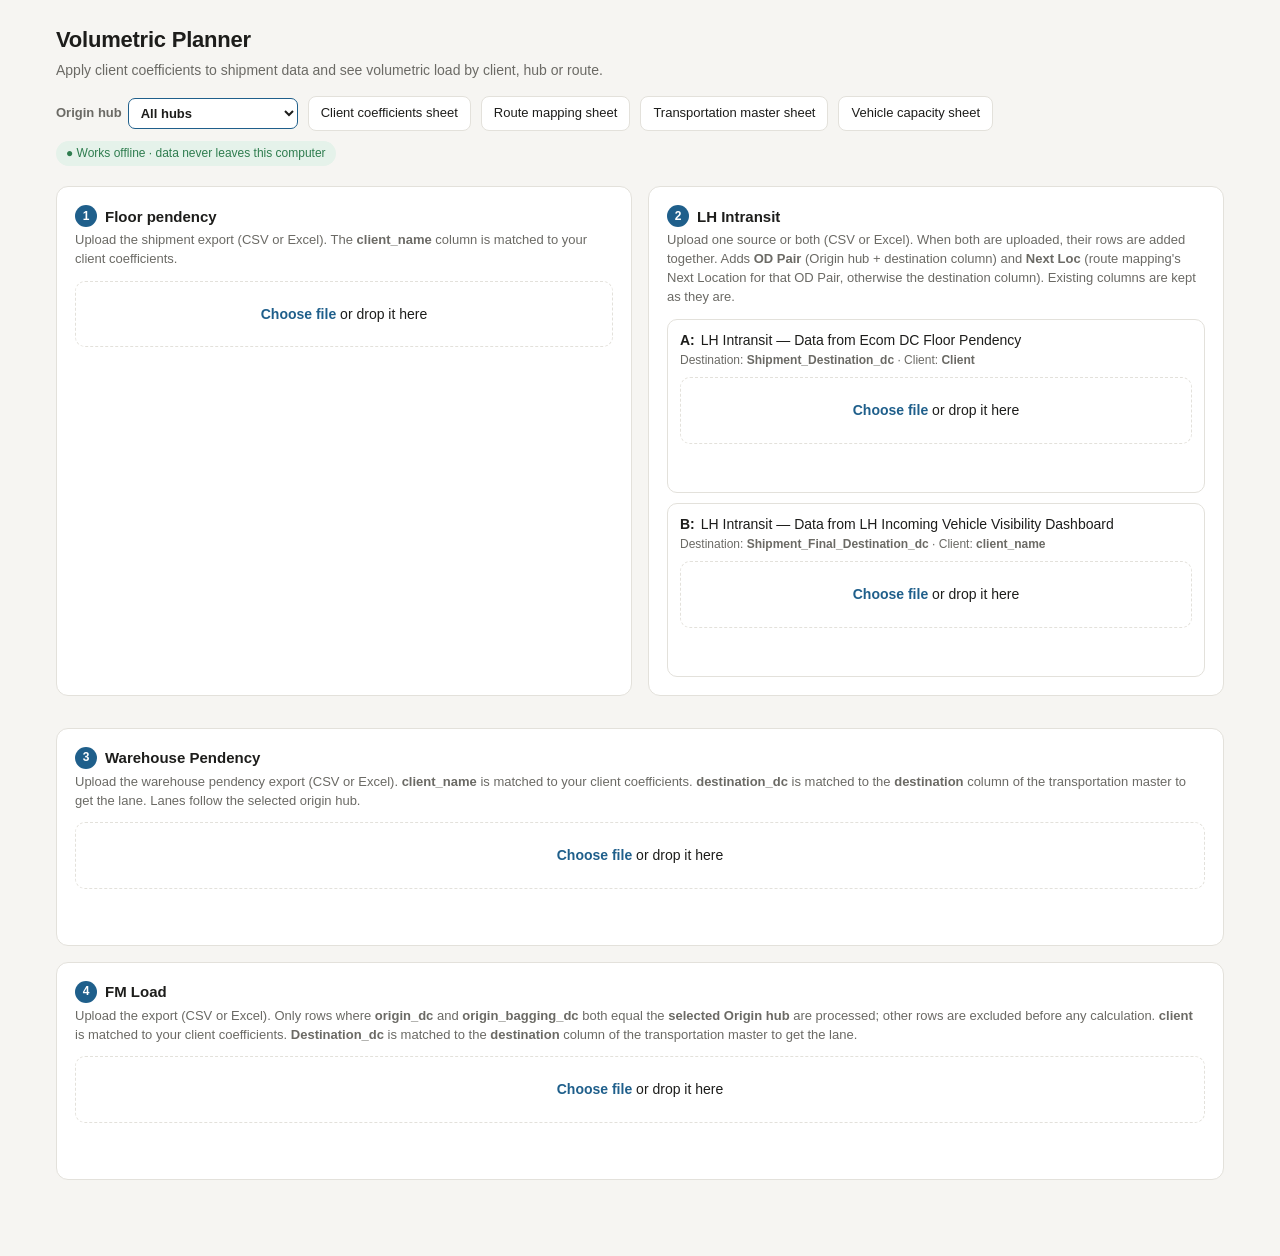
<file: volumetric-planner/Volumetric_Planner.html>
<!doctype html>
<html lang="en">
<head>
<meta charset="utf-8">
<meta name="viewport" content="width=device-width, initial-scale=1">
<title>Volumetric Planner</title>
<style>
:root{
  --bg:#f6f5f2; --panel:#ffffff; --ink:#1d1d1b; --muted:#6b6a65; --line:#e3e1db;
  --accent:#1f5f8b; --accent-soft:#e6eff6; --ok:#2f7d4f; --ok-soft:#e5f2ea;
  --warn:#a35a00; --warn-soft:#fbefdc; --bad:#b3261e; --bad-soft:#fbe7e5; --bar:#1f5f8b;
}
@media (prefers-color-scheme: dark){
  :root:not([data-theme="light"]){
    --bg:#151515; --panel:#1f1f1e; --ink:#ecebe7; --muted:#a3a19a; --line:#34332f;
    --accent:#7db6dd; --accent-soft:#1e2d38; --ok:#7cc79a; --ok-soft:#1d2e24;
    --warn:#f0b35c; --warn-soft:#352a19; --bad:#f08a82; --bad-soft:#3a1f1d; --bar:#7db6dd;
  }
}
:root[data-theme="dark"]{
  --bg:#151515; --panel:#1f1f1e; --ink:#ecebe7; --muted:#a3a19a; --line:#34332f;
  --accent:#7db6dd; --accent-soft:#1e2d38; --ok:#7cc79a; --ok-soft:#1d2e24;
  --warn:#f0b35c; --warn-soft:#352a19; --bad:#f08a82; --bad-soft:#3a1f1d; --bar:#7db6dd;
}
*{box-sizing:border-box}
body{margin:0;background:var(--bg);color:var(--ink);font:14px/1.45 -apple-system,"Segoe UI",Roboto,"Helvetica Neue",Arial,sans-serif}
.wrap{max-width:1200px;margin:0 auto;padding:24px 16px 60px}
header{display:flex;align-items:flex-end;justify-content:space-between;gap:16px;flex-wrap:wrap;margin-bottom:20px}
h1{font-size:22px;margin:0 0 4px;letter-spacing:-.01em}
.sub{color:var(--muted);margin:0}
.badge{font-size:12px;color:var(--ok);background:var(--ok-soft);padding:4px 10px;border-radius:999px;white-space:nowrap}
.grid2{display:grid;grid-template-columns:1fr 1fr;gap:16px}
@media (max-width:760px){.grid2{grid-template-columns:1fr}}
.panel{background:var(--panel);border:1px solid var(--line);border-radius:12px;padding:18px;margin-bottom:16px}
.panel h2{font-size:15px;margin:0 0 4px;display:flex;align-items:center;gap:8px}
.step{display:inline-grid;place-items:center;width:22px;height:22px;border-radius:50%;background:var(--accent);color:var(--panel);font-size:12px;font-weight:700}
.hint{color:var(--muted);font-size:13px;margin:0 0 12px}
.drop{border:1.5px dashed var(--line);border-radius:10px;padding:22px 14px;text-align:center;cursor:pointer;transition:.15s;background:transparent;width:100%;color:var(--ink);font:inherit}
.drop:hover,.drop.over{border-color:var(--accent);background:var(--accent-soft)}
.drop strong{color:var(--accent)}
.lhopt{border:1px solid var(--line);border-radius:10px;padding:10px 12px;margin-top:10px}
.lhpick{display:flex;gap:6px;align-items:flex-start;cursor:pointer;font-size:14px}
.lhpick b{white-space:nowrap}
.lhcols{font-size:12px;margin:2px 0 8px 0}
.linkbtn{background:none;border:0;color:var(--accent);cursor:pointer;font:inherit;padding:0;text-decoration:underline}
.fileinfo{margin-top:10px;font-size:13px;color:var(--muted);min-height:20px}
.fileinfo b{color:var(--ink)}
.row{display:flex;gap:10px;align-items:center;flex-wrap:wrap}
label.inline{font-size:13px;color:var(--muted);display:flex;gap:6px;align-items:center}
select,input[type=text],input[type=number]{font:inherit;color:var(--ink);background:var(--panel);border:1px solid var(--line);border-radius:7px;padding:6px 8px}
input[type=number]{width:90px}
button.btn{font:inherit;font-size:13px;border:1px solid var(--line);background:var(--panel);color:var(--ink);padding:7px 12px;border-radius:8px;cursor:pointer}
button.btn:hover{border-color:var(--accent)}
button.primary{background:var(--accent);border-color:var(--accent);color:var(--panel);font-weight:600}
button.link{border:none;background:none;color:var(--bad);cursor:pointer;font:inherit;font-size:12px;padding:2px 6px}
.kpis{display:grid;grid-template-columns:repeat(4,1fr);gap:12px;margin-bottom:16px}
@media (max-width:760px){.kpis{grid-template-columns:repeat(2,1fr)}}
.kpi{background:var(--panel);border:1px solid var(--line);border-radius:12px;padding:14px}
.kpi .l{font-size:12px;color:var(--muted)}
.kpi .v{font-size:24px;font-weight:650;letter-spacing:-.02em;margin-top:2px;font-variant-numeric:tabular-nums}
.kpi.warn .v{color:var(--warn)}
.tablewrap{overflow:auto;max-height:460px;border:1px solid var(--line);border-radius:8px}
table{border-collapse:collapse;width:100%;font-size:13px}
th,td{padding:7px 10px;border-bottom:1px solid var(--line);text-align:left;white-space:nowrap}
th{position:sticky;top:0;background:var(--panel);font-weight:600;color:var(--muted);font-size:12px;z-index:1}
td.num,th.num{text-align:right;font-variant-numeric:tabular-nums}
.barcell{min-width:140px}
.bar{height:8px;border-radius:4px;background:var(--bar);opacity:.85}
.tag{font-size:11px;padding:2px 7px;border-radius:999px}
.tag.ok{background:var(--ok-soft);color:var(--ok)}
.tag.def{background:var(--warn-soft);color:var(--warn)}
.tag.miss{background:var(--bad-soft);color:var(--bad)}
.alert{background:var(--bad-soft);border:1px solid transparent;border-radius:10px;padding:12px 14px;margin-bottom:16px}
.alert h3{margin:0 0 8px;font-size:14px;color:var(--bad)}
.alert.soft{background:var(--warn-soft)}
td.wrapcell{white-space:normal;min-width:220px;max-width:520px}
tr.muted td{color:var(--muted)}
td.spill-pos{color:var(--bad);font-weight:650}
td.spill-neg{color:var(--ok);font-weight:650}
h3.sub{font-size:14px;margin:18px 0 4px}
.alert.soft h3{color:var(--warn)}
.alert .mrow{display:flex;gap:10px;align-items:center;padding:4px 0;flex-wrap:wrap}
.alert .mrow span.n{min-width:220px}
.muted{color:var(--muted)}
.hidden{display:none!important}
.sectionhead{display:flex;justify-content:space-between;align-items:center;gap:10px;flex-wrap:wrap;margin-bottom:10px}
.err{color:var(--bad);font-size:13px;margin-top:8px}
.theme{position:fixed;right:14px;bottom:14px}
.pagehead{display:flex;align-items:center;gap:12px;flex-wrap:wrap;margin-bottom:16px}
.pagehead h1{margin:0}
.hubpick{font-weight:600;color:var(--ink)}
.hubpick select{font-weight:600;min-width:170px;border-color:var(--accent)}
</style>
</head>
<body>
<div class="wrap">
<div id="pageMain">
  <header>
    <div>
      <h1>Volumetric Planner</h1>
      <p class="sub">Apply client coefficients to shipment data and see volumetric load by client, hub or route.</p>
    </div>
    <div class="row"><label class="inline hubpick">Origin hub <select id="originSel"></select></label><button class="btn" id="ccBtn">Client coefficients sheet</button><button class="btn" id="rmBtn">Route mapping sheet</button><button class="btn" id="tmBtn">Transportation master sheet</button><button class="btn" id="vcBtn">Vehicle capacity sheet</button><span class="badge">● Works offline · data never leaves this computer</span></div>
  </header>

  <section class="panel hidden" id="tmPanel">
    <div class="sectionhead">
      <h2 style="margin:0">Transportation master sheet</h2>
      <button class="btn" id="tmClose">Close</button>
    </div>
    <p class="hint">Upload once (CSV or Excel). Needs <b>Destination</b> and <b>Lane Code</b> columns; <b>Lane Origin</b> is used if present. Each next_location is matched to a Destination and its volumetric is added to that Lane Code. Saved on this computer; upload again to replace it.</p>
    <button class="drop" id="tmDrop" type="button"><strong>Choose file</strong> or drop it here</button>
    <input type="file" id="tmFile" accept=".csv,.xlsx,.txt,.tsv" hidden>
    <div class="fileinfo" id="tmInfo"></div>
    <div class="err" id="tmErr"></div>
  </section>

  <section class="panel hidden" id="ccPanel">
    <div class="sectionhead">
      <h2 style="margin:0">Client coefficients sheet</h2>
      <button class="btn" id="ccClose">Close</button>
    </div>
    <p class="hint">Upload once (CSV or Excel with <b>Client</b> and <b>Coefficient</b> columns). Saved on this computer; upload again to replace it.</p>
    <button class="drop" id="coeffDrop" type="button"><strong>Choose file</strong> or drop it here</button>
    <input type="file" id="coeffFile" accept=".csv,.xlsx,.txt,.tsv" hidden>
    <div class="fileinfo" id="coeffInfo"></div>
    <div class="err" id="coeffErr"></div>
    <button class="btn" id="openCoeff" style="margin-top:10px">View coefficient table <span id="coeffBtnCount" class="muted"></span> →</button>
  </section>

  <section class="panel hidden" id="rmPanel">
    <div class="sectionhead">
      <h2 style="margin:0">Route mapping sheet</h2>
      <button class="btn" id="rmClose">Close</button>
    </div>
    <p class="hint">Upload once (CSV or Excel). Uses <b>OD Pair</b>, <b>origin_dc</b>, <b>Via1–Via6</b>, <b>destination_dc</b> and <b>Next Location</b>. Large files are kept in this browser's database. Upload again to replace it.</p>
    <button class="drop" id="rmDrop" type="button"><strong>Choose file</strong> or drop it here</button>
    <input type="file" id="rmFile" accept=".csv,.xlsx,.txt,.tsv" hidden>
    <div class="fileinfo" id="rmInfo"></div>
    <div class="err" id="rmErr"></div>
  </section>

  <section class="panel hidden" id="vcPanel">
    <div class="sectionhead">
      <h2 style="margin:0">Vehicle capacity sheet</h2>
      <button class="btn" id="vcClose">Close</button>
    </div>
    <p class="hint">Upload once (CSV or Excel). Uses <b>Fleet Type</b> and <b>Capacity</b>. Fleet names are matched ignoring case, spaces and underscores. Saved on this computer; upload again to replace it.</p>
    <button class="drop" id="vcDrop" type="button"><strong>Choose file</strong> or drop it here</button>
    <input type="file" id="vcFile" accept=".csv,.xlsx,.txt,.tsv" hidden>
    <div class="fileinfo" id="vcInfo"></div>
    <div class="err" id="vcErr"></div>
  </section>

  <div class="grid2">
    <section class="panel">
      <h2><span class="step">1</span> Floor pendency</h2>
      <p class="hint">Upload the shipment export (CSV or Excel). The <b>client_name</b> column is matched to your client coefficients.</p>
      <button class="drop" id="dataDrop" type="button"><strong>Choose file</strong> or drop it here</button>
      <input type="file" id="dataFile" accept=".csv,.xlsx,.txt,.tsv" hidden>
      <div class="fileinfo" id="dataInfo"></div>
      <div class="err" id="dataErr"></div>
    </section>
    <section class="panel">
      <h2><span class="step">2</span> LH Intransit</h2>
      <p class="hint">Upload one source or both (CSV or Excel). When both are uploaded, their rows are added together. Adds <b>OD Pair</b> (Origin hub + destination column) and <b>Next Loc</b> (route mapping's Next Location for that OD Pair, otherwise the destination column). Existing columns are kept as they are.</p>
      <div class="lhopt">
        <div class="lhpick"><b>A:</b> LH Intransit — Data from Ecom DC Floor Pendency</div>
        <div class="muted lhcols">Destination: <b>Shipment_Destination_dc</b> · Client: <b>Client</b></div>
        <button class="drop" id="lhDrop" type="button"><strong>Choose file</strong> or drop it here</button>
        <input type="file" id="lhFile" accept=".csv,.xlsx,.txt,.tsv" hidden>
        <div class="fileinfo" id="lhInfo"></div>
        <div class="err" id="lhErr"></div>
      </div>
      <div class="lhopt">
        <div class="lhpick"><b>B:</b> LH Intransit — Data from LH Incoming Vehicle Visibility Dashboard</div>
        <div class="muted lhcols">Destination: <b>Shipment_Final_Destination_dc</b> · Client: <b>client_name</b></div>
        <button class="drop" id="lhDropB" type="button"><strong>Choose file</strong> or drop it here</button>
        <input type="file" id="lhFileB" accept=".csv,.xlsx,.txt,.tsv" hidden>
        <div class="fileinfo" id="lhInfoB"></div>
        <div class="err" id="lhErrB"></div>
      </div>
    </section>
  </div>



  <section class="panel" style="margin-top:16px">
    <h2><span class="step">3</span> Warehouse Pendency</h2>
    <p class="hint">Upload the warehouse pendency export (CSV or Excel). <b>client_name</b> is matched to your client coefficients. <b>destination_dc</b> is matched to the <b>destination</b> column of the transportation master to get the lane. Lanes follow the selected origin hub.</p>
    <button class="drop" id="whDrop" type="button"><strong>Choose file</strong> or drop it here</button>
    <input type="file" id="whFile" accept=".csv,.xlsx,.txt,.tsv" hidden>
    <div class="fileinfo" id="whInfo"></div>
    <div class="err" id="whErr"></div>
  </section>

  <section class="panel" style="margin-top:16px">
    <h2><span class="step">4</span> FM Load</h2>
    <p class="hint">Upload the export (CSV or Excel). Only rows where <b>origin_dc</b> and <b>origin_bagging_dc</b> both equal the <b>selected Origin hub</b> are processed; other rows are excluded before any calculation. <b>client</b> is matched to your client coefficients. <b>Destination_dc</b> is matched to the <b>destination</b> column of the transportation master to get the lane.</p>
    <button class="drop" id="foDrop" type="button"><strong>Choose file</strong> or drop it here</button>
    <input type="file" id="foFile" accept=".csv,.xlsx,.txt,.tsv" hidden>
    <div class="fileinfo" id="foInfo"></div>
    <div class="err" id="foErr"></div>
  </section>

  <section class="panel hidden" id="laneView">
    <div class="sectionhead">
      <div>
        <h2 style="margin:0">Lane totals</h2>
        <p class="hint" style="margin:4px 0 0" id="laneNote"></p>
      </div>
      <div class="row"><label class="inline" style="font-size:13px"><input type="checkbox" id="dedupeChk" checked> Remove duplicate AWBs across all sources</label><button class="btn primary" id="laneExport">Download lane totals</button></div>
    </div>
    <div class="tablewrap" style="max-height:560px">
      <table><thead><tr><th>Row Labels</th><th class="num">AWB FWD floor</th><th class="num">AWB LH intransit</th><th class="num">AWB Warehouse pendency</th><th class="num">AWB FM load</th><th class="num">Sum of vol of FWD floor</th><th class="num">Sum of vol LH intransit</th><th class="num">Sum of vol Warehouse pendency</th><th class="num">Sum of vol FM load</th><th class="num">total AWB</th><th class="num">total volumetric</th><th>Fleet Type</th><th class="num">Vehicle Capacity</th><th class="num">Spillover</th></tr></thead><tbody id="laneBody"></tbody></table>
    </div>
  </section>

  <div id="results" class="hidden">
    <div class="alert hidden" id="missingBox">
      <h3 id="missingTitle"></h3>
      <div id="missingList"></div>
    </div>

    <div class="kpis">
      <div class="kpi"><div class="l">Shipments</div><div class="v" id="kRows">0</div></div>
      <div class="kpi"><div class="l">Total volumetric</div><div class="v" id="kVol">0</div></div>
      <div class="kpi"><div class="l">Clients matched</div><div class="v" id="kClients">0</div></div>
      <div class="kpi" id="kMissBox"><div class="l">Rows at default coeff</div><div class="v" id="kMiss">0</div></div>
    </div>

    <section class="panel">
      <div class="sectionhead">
        <h2 style="margin:0" id="sumTitle">Volumetric by next_location</h2>
        <div class="row">
          <input type="text" id="sumSearch" placeholder="Search…" style="width:140px">
          <label class="inline">Group by <select id="groupBy"></select></label>
          <label class="inline">Sort <select id="sortBy"><option value="name">A → Z</option><option value="vol">Volumetric ↓</option><option value="n">Count ↓</option></select></label>
          <label class="inline">Client column <select id="clientCol"></select></label>
          <button class="btn" id="exportSummary">Download summary</button>
          <button class="btn primary" id="exportData">Download data + volumetric</button>
        </div>
      </div>
      <div class="tablewrap">
        <table><thead><tr><th id="gHead">Client</th><th id="destHead" class="hidden">Destinations included</th><th class="num">Count of awb_number</th><th class="num">Sum of volumetric coeff</th></tr></thead><tbody id="sumBody"></tbody></table>
      </div>
      <div class="muted" id="sumNote" style="font-size:12px;margin-top:6px"></div>
    </section>

    <section class="panel hidden" id="reviewPanel">
      <div class="sectionhead">
        <h2 style="margin:0">Not eligible for planning <span class="muted" id="neCount" style="font-weight:400;font-size:13px"></span></h2>
        <button class="btn" id="exportNE">Download list</button>
      </div>
      <p class="hint" id="neHint">These next_location values have no matching Destination in the transportation master, so they are not counted in any lane.</p>
      <div class="tablewrap" style="max-height:320px">
        <table><thead><tr><th>next_location</th><th class="num">Count of awb_number</th><th class="num">Sum of volumetric coeff</th></tr></thead><tbody id="neBody"></tbody></table>
      </div>
      <div id="ambWrap" class="hidden">
        <h3 class="sub">Destinations on more than one lane <span class="muted" id="ambCount" style="font-weight:400"></span></h3>
        <p class="hint">These appear as a Destination on several lanes. Each shipment uses the lane whose origin matches its location_name; otherwise the lane where the destination appears most often in the master. Check these if a total looks off.</p>
        <div class="tablewrap" style="max-height:280px">
          <table><thead><tr><th>next_location</th><th>Lane used</th><th>Other lanes</th><th class="num">Count of awb_number</th></tr></thead><tbody id="ambBody"></tbody></table>
        </div>
      </div>
    </section>

    <section class="panel">
      <div class="sectionhead">
        <h2 style="margin:0">Row preview <span class="muted" id="prevNote" style="font-weight:400;font-size:13px"></span></h2>
      </div>
      <div class="tablewrap"><table><thead id="prevHead"></thead><tbody id="prevBody"></tbody></table></div>
    </section>
  </div>

  <div id="lhResults" class="hidden">
    <div class="kpis">
      <div class="kpi"><div class="l">LH Intransit rows</div><div class="v" id="lhRows">0</div></div>
      <div class="kpi"><div class="l">Next Loc from route mapping</div><div class="v" id="lhHit">0</div></div>
      <div class="kpi" id="lhFallBox"><div class="l" id="lhFallLbl">Fallback to Shipment_Destination_dc</div><div class="v" id="lhFall">0</div></div>
      <div class="kpi"><div class="l">Distinct Next Loc</div><div class="v" id="lhNextN">0</div></div>
      <div class="kpi"><div class="l">Total volumetric (eligible)</div><div class="v" id="lhVol">0</div></div>
    </div>
    <section class="panel">
      <div class="sectionhead">
        <h2 style="margin:0">LH Intransit by Next Loc <span class="muted" id="lhSrcNote" style="font-weight:400;font-size:13px"></span></h2>
        <div class="row">
          <input type="text" id="lhSearch" placeholder="Search…" style="width:140px">
          <button class="btn primary" id="lhExport">Download LH Intransit + OD Pair, Next Loc</button>
        </div>
      </div>
      <div class="muted" id="lhNote" style="font-size:13px;margin-bottom:8px"></div>
      <div class="tablewrap" style="max-height:360px">
        <table><thead><tr><th>Next Loc</th><th class="num">Count of Awb_number</th><th class="num">From route mapping</th><th class="num">Fallback</th></tr></thead><tbody id="lhSumBody"></tbody></table>
      </div>
    </section>
    <section class="panel">
      <div class="sectionhead">
        <h2 style="margin:0">LH Intransit volumetric by lane</h2>
        <div class="row"><button class="btn" id="lhLaneExport">Download lane summary</button></div>
      </div>
      <div class="muted" id="lhLaneNote" style="font-size:13px;margin-bottom:8px"></div>
      <div class="tablewrap" style="max-height:360px">
        <table><thead><tr><th>Lane Code</th><th>Destinations included</th><th class="num">Count of Awb_number</th><th class="num">Sum of volumetric coeff</th></tr></thead><tbody id="lhLaneBody"></tbody></table>
      </div>
      <h3 class="sub">Not eligible for planning <span class="muted" id="lhNECount" style="font-weight:400"></span></h3>
      <p class="hint">Next Loc with no lane in the transportation master (or outside the selected hub's lanes). Not counted in any lane.</p>
      <div class="tablewrap" style="max-height:240px">
        <table><thead><tr><th>Next Loc</th><th class="num">Count of Awb_number</th><th class="num">Sum of volumetric coeff</th></tr></thead><tbody id="lhNEBody"></tbody></table>
      </div>
    </section>
    <section class="panel">
      <div class="sectionhead"><h2 style="margin:0">LH Intransit preview <span class="muted" id="lhPrevNote" style="font-weight:400;font-size:13px"></span></h2></div>
      <div class="tablewrap"><table><thead id="lhPrevHead"></thead><tbody id="lhPrevBody"></tbody></table></div>
    </section>
  </div>
  <div id="foResults" class="hidden">
    <div class="kpis">
      <div class="kpi"><div class="l">FM Load rows</div><div class="v" id="foRows">0</div></div>
      <div class="kpi"><div class="l">Eligible rows</div><div class="v" id="foElig">0</div></div>
      <div class="kpi"><div class="l">Not eligible rows</div><div class="v" id="foNE">0</div></div>
      <div class="kpi"><div class="l">Total volumetric (eligible)</div><div class="v" id="foVol">0</div></div>
    </div>
    <section class="panel">
      <div class="sectionhead">
        <h2 style="margin:0">FM Load volumetric by lane</h2>
        <div class="row"><button class="btn" id="foLaneExport">Download lane summary</button><button class="btn primary" id="foExport">Download with lanes</button></div>
      </div>
      <div class="muted" id="foNote" style="font-size:13px;margin-bottom:8px"></div>
      <div class="tablewrap" style="max-height:360px">
        <table><thead><tr><th>Lane Code</th><th>Destinations included</th><th class="num">Count of Awb_number</th><th class="num">Sum of volumetric coeff</th></tr></thead><tbody id="foLaneBody"></tbody></table>
      </div>
      <h3 class="sub">Not eligible for planning <span class="muted" id="foNECount" style="font-weight:400"></span></h3>
      <p class="hint">Destination_dc with no lane in the transportation master (or outside the selected hub's lanes). Not counted in any lane.</p>
      <div class="tablewrap" style="max-height:240px">
        <table><thead><tr><th>Destination_dc</th><th class="num">Count of Awb_number</th><th class="num">Sum of volumetric coeff</th></tr></thead><tbody id="foNEBody"></tbody></table>
      </div>
    </section>
    <section class="panel">
      <div class="sectionhead"><h2 style="margin:0">FM Load preview <span class="muted" id="foPrevNote" style="font-weight:400;font-size:13px"></span></h2></div>
      <div class="tablewrap"><table><thead id="foPrevHead"></thead><tbody id="foPrevBody"></tbody></table></div>
    </section>
  </div>
  <div id="whResults" class="hidden">
    <div class="kpis">
      <div class="kpi"><div class="l">Warehouse Pendency rows</div><div class="v" id="whRows">0</div></div>
      <div class="kpi"><div class="l">Eligible rows</div><div class="v" id="whElig">0</div></div>
      <div class="kpi"><div class="l">Not eligible rows</div><div class="v" id="whNE">0</div></div>
      <div class="kpi"><div class="l">Total volumetric (eligible)</div><div class="v" id="whVol">0</div></div>
    </div>
    <section class="panel">
      <div class="sectionhead">
        <h2 style="margin:0">Warehouse Pendency volumetric by lane</h2>
        <div class="row"><button class="btn" id="whLaneExport">Download lane summary</button><button class="btn primary" id="whExport">Download with lanes</button></div>
      </div>
      <div class="muted" id="whNote" style="font-size:13px;margin-bottom:8px"></div>
      <div class="tablewrap" style="max-height:360px">
        <table><thead><tr><th>Lane Code</th><th>Destinations included</th><th class="num">Count of Awb_number</th><th class="num">Sum of volumetric coeff</th></tr></thead><tbody id="whLaneBody"></tbody></table>
      </div>
      <h3 class="sub">Not eligible for planning <span class="muted" id="whNECount" style="font-weight:400"></span></h3>
      <p class="hint">destination_dc with no lane in the transportation master (or outside the selected hub's lanes). Not counted in any lane.</p>
      <div class="tablewrap" style="max-height:240px">
        <table><thead><tr><th>destination_dc</th><th class="num">Count of Awb_number</th><th class="num">Sum of volumetric coeff</th></tr></thead><tbody id="whNEBody"></tbody></table>
      </div>
    </section>
    <section class="panel">
      <div class="sectionhead"><h2 style="margin:0">Warehouse Pendency preview <span class="muted" id="whPrevNote" style="font-weight:400;font-size:13px"></span></h2></div>
      <div class="tablewrap"><table><thead id="whPrevHead"></thead><tbody id="whPrevBody"></tbody></table></div>
    </section>
  </div>
</div>

<div id="pageCoeff" class="hidden">
  <div class="pagehead">
    <button class="btn" id="backMain">← Back to dashboard</button>
    <h1>Client coefficients</h1>
  </div>
  <section class="panel">
    <div class="sectionhead">
      <h2 style="margin:0">Coefficient table <span class="muted" id="coeffCount" style="font-weight:400"></span></h2>
      <div class="row">
        <label class="inline">Default for unknown clients
          <input type="number" step="any" id="defaultCoeff" value="1" placeholder="none">
        </label>
        <button class="btn" id="addCoeff">+ Add client</button>
        <button class="btn" id="exportCoeff">Download table</button>
        <button class="btn" id="clearCoeff">Clear</button>
      </div>
    </div>
    <p class="hint" style="margin-bottom:8px">Edit any value inline. Matching ignores upper/lower case and extra spaces. Clients not in this table, or rows with a blank client name, use the default (1). Empty the default box to flag them instead.</p>
    <div class="tablewrap" style="max-height:none">
      <table><thead><tr><th>Client</th><th class="num">Coefficient</th><th></th></tr></thead><tbody id="coeffBody"></tbody></table>
    </div>
  </section>
</div>
</div>

<script>
(function(){
"use strict";
const $ = id => document.getElementById(id);
const STORE = 'volumetricPlanner.coeffs.v1';
const state = { data:null, coeffs:new Map(), clientIdx:-1, groupIdx:-1, defaultCoeff:1, computed:null, tm:new Map(), tmName:'', tmFleet:new Map(), rm:new Map(), rmName:'', vc:new Map(), vcName:'', rmOD:new Map(), lh:null, tmOrigins:[], planOrigin:'', nlIdx:-1, locIdx:-1 };

const norm = s => String(s==null?'':s).replace(/\s+/g,' ').trim().toLowerCase();
const fmt = (n,d=2) => Number(n).toLocaleString('en-IN',{maximumFractionDigits:d,minimumFractionDigits:0});
const esc = s => String(s==null?'':s).replace(/[&<>"]/g,c=>({'&':'&amp;','<':'&lt;','>':'&gt;','"':'&quot;'}[c]));
function toNum(v){ if(v==null) return NaN; const s=String(v).trim().replace(/,/g,''); if(s==='') return NaN; return Number(s); }

/* ---------- storage ---------- */
function saveCoeffs(){
  try{ localStorage.setItem(STORE, JSON.stringify({list:[...state.coeffs.values()], def:state.defaultCoeff==null?'none':state.defaultCoeff})); }catch(e){}
}
function loadCoeffs(){
  try{
    const raw = localStorage.getItem(STORE); if(!raw) return;
    const o = JSON.parse(raw);
    (o.list||[]).forEach(x=>state.coeffs.set(norm(x.name),{name:x.name,coeff:x.coeff}));
    if(o.def==='none'){ state.defaultCoeff=null; $('defaultCoeff').value=''; }
    else if(o.def!=null && o.def!=='' && !isNaN(Number(o.def))){ state.defaultCoeff=Number(o.def); $('defaultCoeff').value=o.def; }
    if(state.coeffs.size) $('coeffInfo').innerHTML = 'Loaded <b>'+state.coeffs.size+' clients</b> saved on this computer.';
  }catch(e){}
}

/* ---------- CSV ---------- */
function parseCSV(text){
  text = text.replace(/^﻿/,'');
  const nl = text.indexOf('\n'); const first = nl>0 ? text.slice(0,nl) : text;
  const delim = [',','\t',';','|'].map(d=>[d,first.split(d).length]).sort((a,b)=>b[1]-a[1])[0][0];
  const rows=[]; let row=[], f='', q=false;
  for(let i=0;i<text.length;i++){
    const ch=text[i];
    if(q){
      if(ch==='"'){ if(text[i+1]==='"'){f+='"';i++;} else q=false; }
      else f+=ch;
    } else if(ch==='"' && f===''){ q=true; }
    else if(ch===delim){ row.push(f); f=''; }
    else if(ch==='\n'){ row.push(f); rows.push(row); row=[]; f=''; }
    else if(ch!=='\r'){ f+=ch; }
  }
  if(f!=='' || row.length){ row.push(f); rows.push(row); }
  return rows.filter(r=>r.some(v=>String(v).trim()!==''));
}

/* ---------- XLSX (built-in reader, no internet needed) ---------- */
async function unzip(buf){
  const dv=new DataView(buf); let eocd=-1;
  for(let i=buf.byteLength-22;i>=Math.max(0,buf.byteLength-65557);i--){ if(dv.getUint32(i,true)===0x06054b50){eocd=i;break;} }
  if(eocd<0) throw new Error('This does not look like a valid .xlsx file.');
  const cnt=dv.getUint16(eocd+10,true); let off=dv.getUint32(eocd+16,true);
  const entries={}; const td=new TextDecoder();
  for(let k=0;k<cnt;k++){
    if(dv.getUint32(off,true)!==0x02014b50) break;
    const method=dv.getUint16(off+10,true), csize=dv.getUint32(off+20,true);
    const nlen=dv.getUint16(off+28,true), elen=dv.getUint16(off+30,true), clen=dv.getUint16(off+32,true), lho=dv.getUint32(off+42,true);
    const name=td.decode(new Uint8Array(buf,off+46,nlen));
    entries[name.toLowerCase()]={method,csize,lho};
    off+=46+nlen+elen+clen;
  }
  return {
    has:n=>!!entries[n.toLowerCase()],
    async text(n){
      const e=entries[n.toLowerCase()]; if(!e) return null;
      const lnl=dv.getUint16(e.lho+26,true), lel=dv.getUint16(e.lho+28,true);
      const raw=new Uint8Array(buf,e.lho+30+lnl+lel,e.csize);
      let bytes;
      if(e.method===0) bytes=raw;
      else if(e.method===8){
        if(typeof DecompressionStream==='undefined') throw new Error('This browser is too old to read .xlsx. Use a recent Chrome/Edge, or save the file as CSV.');
        const s=new Blob([raw]).stream().pipeThrough(new DecompressionStream('deflate-raw'));
        bytes=new Uint8Array(await new Response(s).arrayBuffer());
      } else throw new Error('Unsupported compression in .xlsx file.');
      return new TextDecoder().decode(bytes);
    }
  };
}
const unx = s => s.replace(/&(lt|gt|amp|quot|apos|#x[0-9a-fA-F]+|#\d+);/g,(m,g)=>
  g==='lt'?'<':g==='gt'?'>':g==='amp'?'&':g==='quot'?'"':g==='apos'?"'":
  g[1]==='x'?String.fromCodePoint(parseInt(g.slice(2),16)):String.fromCodePoint(parseInt(g.slice(1),10)));
function textRuns(xml){
  xml = xml.replace(/<(\w+:)?rPh\b[\s\S]*?<\/(\w+:)?rPh>/g,'');
  let out=''; const re=/<(?:\w+:)?t(?:\s[^>]*)?>([\s\S]*?)<\/(?:\w+:)?t>/g; let m;
  while((m=re.exec(xml))) out+=m[1];
  return unx(out);
}
function serialToDate(n){
  const d=new Date(Math.round((n-25569)*86400000)); const p=x=>String(x).padStart(2,'0');
  const date=d.getUTCFullYear()+'-'+p(d.getUTCMonth()+1)+'-'+p(d.getUTCDate());
  const hasTime=d.getUTCHours()||d.getUTCMinutes()||d.getUTCSeconds();
  return hasTime ? date+' '+p(d.getUTCHours())+':'+p(d.getUTCMinutes())+':'+p(d.getUTCSeconds()) : date;
}
function colIndex(ref){ let n=0; for(const ch of ref){ const c=ch.charCodeAt(0); if(c<65||c>90) break; n=n*26+(c-64);} return n-1; }
async function parseXLSX(buf){
  const z=await unzip(buf);
  let sheetPath='xl/worksheets/sheet1.xml';
  const wb=await z.text('xl/workbook.xml'), rels=await z.text('xl/_rels/workbook.xml.rels');
  if(wb && rels){
    const sm=wb.match(/<(?:\w+:)?sheet\b[^>]*?r:id="([^"]+)"/) || wb.match(/<(?:\w+:)?sheet\b[^>]*?\bid="([^"]+)"/);
    if(sm){
      const rm=new RegExp('<Relationship\\b[^>]*Id="'+sm[1]+'"[^>]*>').exec(rels);
      const tm=rm && /Target="([^"]+)"/.exec(rm[0]);
      if(tm){ let t=tm[1]; sheetPath = t.startsWith('/') ? t.slice(1) : 'xl/'+t.replace(/^\.\//,''); }
    }
  }
  if(!z.has(sheetPath)) throw new Error('Could not find a worksheet in this file.');
  const sst=[]; const ss=await z.text('xl/sharedStrings.xml');
  if(ss){ const re=/<(?:\w+:)?si>([\s\S]*?)<\/(?:\w+:)?si>/g; let m; while((m=re.exec(ss))) sst.push(textRuns(m[1])); }
  const dateXf=[]; const st=await z.text('xl/styles.xml');
  if(st){
    const custom={}; let mm; const nf=/<(?:\w+:)?numFmt\b[^>]*?numFmtId="(\d+)"[^>]*?formatCode="([^"]*)"/g;
    while((mm=nf.exec(st))) custom[mm[1]]=unx(mm[2]);
    const cx=/<(?:\w+:)?cellXfs\b[^>]*>([\s\S]*?)<\/(?:\w+:)?cellXfs>/.exec(st);
    if(cx){ const xr=/<(?:\w+:)?xf\b([^>]*)/g; while((mm=xr.exec(cx[1]))){
      const id=+((/numFmtId="(\d+)"/.exec(mm[1])||[])[1]||0), code=custom[id]||'';
      const clean=code.replace(/"[^"]*"|\[[^\]]*\]|\\./g,'');
      dateXf.push((id>=14&&id<=22)||(id>=45&&id<=47)||(!!clean && /[dyhs]/i.test(clean) && /[dmyhs]/i.test(clean)));
    } }
  }
  const xml=await z.text(sheetPath);
  const rows=[]; const rowRe=/<(?:\w+:)?row\b[^>]*?(?:\/>|>([\s\S]*?)<\/(?:\w+:)?row>)/g;
  const cRe=/<(?:\w+:)?c\b([^>]*?)(?:\/>|>([\s\S]*?)<\/(?:\w+:)?c>)/g;
  let rm;
  while((rm=rowRe.exec(xml))){
    if(!rm[1]) continue;
    const row=[]; let m, seq=0; cRe.lastIndex=0;
    while((m=cRe.exec(rm[1]))){
      const attrs=m[1], inner=m[2]||'';
      const r=/\br="([A-Z]+)\d+"/.exec(attrs); const idx=r?colIndex(r[1]):seq; seq=idx+1;
      const t=(/\bt="([^"]+)"/.exec(attrs)||[])[1];
      const v=/<(?:\w+:)?v>([\s\S]*?)<\/(?:\w+:)?v>/.exec(inner);
      let val='';
      if(t==='s') val = v ? (sst[+v[1]]??'') : '';
      else if(t==='inlineStr') val = textRuns(inner);
      else if(t==='b') val = v ? (v[1]==='1'?'TRUE':'FALSE') : '';
      else val = v ? unx(v[1]) : '';
      if(!t && v && dateXf.length){ const sm=/\bs="(\d+)"/.exec(attrs); if(sm && dateXf[+sm[1]] && !isNaN(+val)) val=serialToDate(+val); }
      row[idx]=val;
    }
    for(let i=0;i<row.length;i++) if(row[i]===undefined) row[i]='';
    if(row.some(x=>String(x).trim()!=='')) rows.push(row);
  }
  return rows;
}

async function readFile(file){
  const name=file.name.toLowerCase();
  if(name.endsWith('.xlsx') || name.endsWith('.xlsm')) return parseXLSX(await file.arrayBuffer());
  if(name.endsWith('.xls')) throw new Error('Old .xls format is not supported. Please save as .xlsx or CSV.');
  return parseCSV(await file.text());
}

/* ---------- coefficient file ---------- */
async function handleCoeffFile(file){
  $('coeffErr').textContent='';
  try{
    const rows=await readFile(file);
    if(!rows.length) throw new Error('File is empty.');
    let header=rows[0].map(h=>norm(h)), body=rows.slice(1);
    let ci=header.findIndex(h=>/client/.test(h));
    let vi=header.findIndex(h=>/coef|volum|factor|multiplier/.test(h));
    if(ci<0 && vi<0 && !isNaN(toNum(rows[0][1]))){ body=rows; ci=0; vi=1; }  // no header row
    if(ci<0) ci=0;
    if(vi<0) vi = ci===0 ? 1 : 0;
    let added=0, skipped=0; const next=new Map();
    body.forEach(r=>{
      const name=String(r[ci]??'').trim(); const c=toNum(r[vi]);
      if(!name) return;
      if(isNaN(c)){ skipped++; return; }
      next.set(norm(name),{name,coeff:c}); added++;
    });
    if(!added) throw new Error('No client/coefficient pairs found. Expected columns like "Client" and "Coefficient".');
    state.coeffs=next; saveCoeffs();
    $('coeffInfo').innerHTML='<b>'+esc(file.name)+'</b> · '+added+' clients loaded'+(skipped?' · '+skipped+' rows skipped (no number)':'');
    renderCoeffs(); recompute();
  }catch(e){ $('coeffErr').textContent=e.message; }
}

/* ---------- shipment data ---------- */
async function handleDataFile(file){
  $('dataErr').textContent=''; $('dataInfo').textContent='Reading '+file.name+'…';
  try{
    const rows=await readFile(file);
    if(rows.length<2) throw new Error('No data rows found.');
    const headers=rows[0].map(h=>String(h).trim());
    const width=headers.length;
    const body=rows.slice(1).map(r=>{ if(r.length<width){ r=r.slice(); while(r.length<width) r.push(''); } return r; });
    state.data={name:file.name,headers,rows:body};
    const lower=headers.map(h=>h.toLowerCase());
    state.clientIdx = lower.indexOf('client_name')>=0 ? lower.indexOf('client_name') : lower.findIndex(h=>/client/.test(h));
    if(state.clientIdx<0) state.clientIdx=0;
    const nl = lower.indexOf('next_location'); state.nlIdx = nl; state.locIdx = lower.indexOf('location_name');
    state.groupIdx = (nl>=0 && state.tm.size) ? -1 : (nl>=0 ? nl : state.clientIdx);
    fillSelects();
    $('dataInfo').innerHTML='<b>'+esc(file.name)+'</b> · '+fmt(body.length,0)+' rows · '+width+' columns';
    recompute();
  }catch(e){ $('dataInfo').textContent=''; $('dataErr').textContent=e.message; }
}

function fillSelects(){
  const h=state.data.headers;
  const opts=h.map((x,i)=>'<option value="'+i+'">'+esc(x||('Column '+(i+1)))+'</option>').join('');
  $('clientCol').innerHTML=opts; $('clientCol').value=state.clientIdx;
  const laneOpt=(state.tm.size&&state.nlIdx>=0)?'<option value="-1">Lane Code (transport master)</option>':'';
  $('groupBy').innerHTML=opts+laneOpt; $('groupBy').value=state.groupIdx;
}

/* ---------- calculation ---------- */
function coeffFor(client){
  const hit=state.coeffs.get(norm(client));
  if(hit) return {c:hit.coeff,src:'matched'};
  if(state.defaultCoeff!=null && state.defaultCoeff!=='' && !isNaN(state.defaultCoeff)) return {c:Number(state.defaultCoeff),src:'default'};
  return {c:null,src:'missing'};
}
const NE_KEY='__not_eligible__';
const normTM = s => String(s==null?'':s).replace(/[_\s]+/g,' ').trim().toLowerCase();
const disp = s => String(s==null?'':s).replace(/_/g,' ').replace(/\s+/g,' ').trim();
/* Find the lane for one shipment.
   1. Candidates = lanes where next_location is a Destination (optionally only lanes of the chosen origin).
   2. Drop return legs where the destination is the lane's own origin hub.
   3. If several remain, prefer the lane whose origin matches the shipment's location_name.
   4. Otherwise the lane where the destination appears most often in the master (ties: first in file). */
/* true when the Lane Code starts with the hub name, e.g. "OneAMD DC-Limbasi DC" for hub "OneAMD DC" */
/* lane's destination part equals the hub, e.g. "OneAMD DC-OneAMD DC" or "X-OneAMD DC" */
function laneEndsWith(lane, hubKey){ const l=normTM(lane); return l===hubKey || l.endsWith('-'+hubKey); }
function laneStarts(lane, hubKey){ const l=normTM(lane); return l.startsWith(hubKey) && !/[a-z0-9]/.test(l.charAt(hubKey.length)); }
function resolveLane(nl, loc){
  const k=normTM(nl); const e=state.tm.get(k);
  if(!k || !e) return {status:'ne'};
  let c=e.cands;
  if(state.planOrigin){
    if(k===state.planOrigin) return {status:'ne'};           /* destination is the selected hub itself: not planned */
    c=c.filter(x=>laneStarts(x.lane,state.planOrigin) && !laneEndsWith(x.lane,state.planOrigin));
    if(!c.length) return {status:'ne'};
  }
  const spokes=c.filter(x=>x.o!==k);
  if(!spokes.length) return {status:'hub', lane:disp(e.dest)+' (origin hub)'};
  let pool=spokes;
  if(pool.length>1 && loc){ const lk=normTM(loc); const byLoc=pool.filter(x=>x.o===lk); if(byLoc.length) pool=byLoc; }
  pool=pool.slice().sort((a,b)=>b.n-a.n || a.i-b.i);
  const lanes=[...new Set(pool.map(x=>x.lane))];
  return {status:'ok', lane:lanes[0], alts:lanes.slice(1)};
}
function groupName(){ return state.groupIdx===-1 ? 'Lane Code' : (state.data.headers[state.groupIdx]||'Group'); }
function recompute(){
  if(!state.data){ $('results').classList.add('hidden'); return; }
  $('results').classList.remove('hidden');
  if(state.groupIdx===-1 && (!state.tm.size || state.nlIdx<0)){ state.groupIdx=state.nlIdx>=0?state.nlIdx:state.clientIdx; fillSelects(); }
  const laneMode=state.groupIdx===-1;
  const {rows}=state.data, ci=state.clientIdx, gi=state.groupIdx;
  const per=new Array(rows.length); const groups=new Map(); const missing=new Map(); const matchedClients=new Set();
  const neMap=new Map(), ambMap=new Map();
  let total=0, missRows=0, neN=0;
  for(let i=0;i<rows.length;i++){
    const client=rows[i][ci]; const r=coeffFor(client); per[i]=r;
    if(r.src!=='matched'){ missRows++; const k=norm(client); const m=missing.get(k)||{name:String(client??'').trim()||'(blank)',blank:!String(client??'').trim(),n:0}; m.n++; missing.set(k,m); }
    else matchedClients.add(norm(client));
    let gk, nlName='', nlKey='';
    if(laneMode){
      const nl=rows[i][state.nlIdx]; nlName=String(nl??'').trim()||'(blank)'; nlKey=normTM(nl)||'(blank)';
      const res=resolveLane(nl, state.locIdx>=0?rows[i][state.locIdx]:'');
      if(res.status==='ne'){
        neN++; const m=neMap.get(nlKey)||{name:nlName,n:0,vol:0}; m.n++; if(r.c!=null) m.vol+=r.c; neMap.set(nlKey,m);
        continue;
      }
      gk=res.lane;
      if(res.alts && res.alts.length){ const a=ambMap.get(nlKey)||{name:nlName,lanes:new Map(),n:0}; a.n++; a.lanes.set(res.lane,res.alts); ambMap.set(nlKey,a); }
    } else gk=String(rows[i][gi]??'').trim()||'(blank)';
    if(r.c!=null) total+=r.c;
    const g=groups.get(gk)||{n:0,vol:0,miss:0,dests:new Map()}; g.n++;
    if(r.c!=null) g.vol+=r.c; else g.miss++;
    if(laneMode && !g.dests.has(nlKey)) g.dests.set(nlKey,nlName);
    groups.set(gk,g);
  }
  state.computed={per,groups,total,neMap,ambMap,neN,laneMode};
  if(state.rm.size && state.locIdx>=0 && state.nlIdx>=0){
    let hit=0, tot=0; const seen=new Set();
    rows.forEach(rw=>{ const k=normTM(rw[state.locIdx])+'|'+normTM(rw[state.nlIdx]); if(seen.has(k)) return; seen.add(k); tot++; if(state.rm.has(k)) hit++; });
    $('rmInfo').innerHTML='<b>'+esc(state.rmName)+'</b> · '+fmt(hit,0)+' of '+fmt(tot,0)+' location → next_location pairs found in the route mapping';
  }
  $('kRows').textContent=fmt(rows.length,0);
  $('kVol').textContent=fmt(total);
  $('kClients').textContent=fmt(matchedClients.size,0);
  $('kMiss').textContent=fmt(missRows,0);
  $('kMissBox').classList.toggle('warn',missRows>0);
  renderMissing(missing);
  renderSummary();
  renderReview();
  renderPreview();
  renderLaneView();
}

function renderMissing(missing){
  const box=$('missingBox');
  if(!missing.size || state.defaultCoeff!=null){ box.classList.add('hidden'); return; }
  box.classList.remove('hidden');
  const list=[...missing.values()].sort((a,b)=>b.n-a.n);
  const hasDef=state.defaultCoeff!=null;
  box.classList.toggle('soft',hasDef);
  $('missingTitle').textContent=(list.length>1? list.length+' clients are':'1 client is')+' not in your coefficient table'+
    (hasDef? ', so counted at the default '+state.defaultCoeff+'. Set a value to override.' : ' and have no coefficient. Add one here and it will be saved to your table.');
  $('missingList').innerHTML=list.slice(0,50).map((m,i)=>
    '<div class="mrow"><span class="n"><b>'+esc(m.name)+'</b> <span class="muted">· '+fmt(m.n,0)+' rows</span></span>'+
    (m.blank?'<span class="muted">blank client name</span></div>':'<input type="number" step="any" placeholder="coeff" data-miss="'+i+'"><button class="btn" data-missbtn="'+i+'">Save</button></div>')
  ).join('') + (list.length>50?'<div class="muted">…and '+(list.length-50)+' more</div>':'');
  $('missingList').querySelectorAll('[data-missbtn]').forEach(b=>b.onclick=()=>{
    const i=+b.dataset.missbtn; const inp=$('missingList').querySelector('[data-miss="'+i+'"]');
    const v=toNum(inp.value); if(isNaN(v)){ inp.focus(); return; }
    const m=list[i]; state.coeffs.set(norm(m.name),{name:m.name,coeff:v}); saveCoeffs(); renderCoeffs(); recompute();
  });
}

function renderSummary(){
  const {groups,total,neN}=state.computed; const laneMode=state.groupIdx===-1;
  const gname=groupName();
  $('gHead').textContent=gname; $('sumTitle').textContent='Volumetric by '+(laneMode?'lane':gname);
  $('destHead').classList.toggle('hidden',!laneMode);
  const sortBy=$('sortBy').value, q=norm($('sumSearch').value);
  const destText=g=>[...g.dests.values()].map(disp).sort((a,b)=>a.localeCompare(b)).join(', ');
  const list=[...groups.entries()].filter(([k,g])=>!q||norm(disp(k)).includes(q)||(laneMode&&norm(destText(g)).includes(q))).sort((a,b)=>
    sortBy==='vol'? b[1].vol-a[1].vol : sortBy==='n'? b[1].n-a[1].n : a[0].localeCompare(b[0],undefined,{sensitivity:'base',numeric:true}));
  const LIM=3000; const dcell=laneMode?'<td></td>':'';
  const sumN=list.reduce((a,x)=>a+x[1].n,0), sumV=list.reduce((a,x)=>a+x[1].vol,0);
  const eligibleN=state.data.rows.length-(laneMode?neN:0);
  $('sumBody').innerHTML=list.slice(0,LIM).map(([k,g])=>
    '<tr><td>'+esc(disp(k))+(g.miss?' <span class="tag miss">'+g.miss+' missing</span>':'')+'</td>'+
    (laneMode?'<td class="wrapcell">'+esc(destText(g))+'</td>':'')+
    '<td class="num">'+fmt(g.n,0)+'</td><td class="num"><b>'+fmt(g.vol)+'</b></td></tr>').join('')
    + (q ? '<tr><td><b>Filtered total</b></td>'+dcell+'<td class="num"><b>'+fmt(sumN,0)+'</b></td><td class="num"><b>'+fmt(sumV)+'</b></td></tr>' : '')
    + '<tr><td><b>Grand total</b></td>'+dcell+'<td class="num"><b>'+fmt(eligibleN,0)+'</b></td><td class="num"><b>'+fmt(total)+'</b></td></tr>';
  let note;
  if(list.length>LIM) note='Showing '+LIM+' of '+fmt(list.length,0)+' rows. The download includes all.';
  else if(laneMode){
    note=fmt(list.length,0)+(list.length===1?' lane':' lanes')+(state.planOrigin?' starting from '+(HUBS.find(h=>normTM(h)===state.planOrigin)||''):'')+'. Each shipment adds its client\'s coefficient to the lane of its next_location.';
    if(neN) note+=' '+fmt(neN,0)+(neN===1?' shipment is':' shipments are')+' not eligible and excluded (listed below).';
  } else note=fmt(list.length,0)+' '+gname+' values. Each shipment adds its client\'s coefficient to its '+gname+'.';
  $('sumNote').textContent=note;
}

function renderReview(){
  const c=state.computed;
  if(!c.laneMode){ $('reviewPanel').classList.add('hidden'); return; }
  $('reviewPanel').classList.remove('hidden');
  const ne=[...c.neMap.values()].sort((a,b)=>b.n-a.n);
  $('neCount').textContent='· '+fmt(ne.length,0)+(ne.length===1?' destination · ':' destinations · ')+fmt(c.neN,0)+(c.neN===1?' shipment':' shipments');
  $('neHint').textContent='These next_location values have no matching Destination in the transportation master'+(state.planOrigin?' on lanes starting from '+(HUBS.find(h=>normTM(h)===state.planOrigin)||''):'')+', so they are not counted in any lane.';
  $('neBody').innerHTML = ne.length ? ne.map(m=>'<tr><td>'+esc(disp(m.name))+'</td><td class="num">'+fmt(m.n,0)+'</td><td class="num">'+fmt(m.vol)+'</td></tr>').join('')
    : '<tr><td colspan="3" class="muted">None. Every next_location matched a lane.</td></tr>';
  $('exportNE').disabled=!ne.length;
  const amb=[...c.ambMap.values()].sort((a,b)=>b.n-a.n);
  $('ambWrap').classList.toggle('hidden',!amb.length);
  $('ambCount').textContent='· '+fmt(amb.length,0);
  $('ambBody').innerHTML=amb.map(a=>{
    const used=[...a.lanes.keys()], others=[...new Set([].concat(...a.lanes.values()))].filter(x=>!used.includes(x));
    return '<tr><td>'+esc(disp(a.name))+'</td><td class="wrapcell">'+esc(used.map(disp).join(', '))+'</td><td class="wrapcell muted">'+esc(others.map(disp).join(', '))+'</td><td class="num">'+fmt(a.n,0)+'</td></tr>';
  }).join('');
}

function renderPreview(){
  const {headers,rows}=state.data; const per=state.computed.per;
  const want=['awb_number','client_name','location_name','next_location','region','shipment_type','aging_bucket'];
  let cols=want.map(w=>headers.findIndex(h=>h.toLowerCase()===w)).filter(i=>i>=0);
  if(!cols.includes(state.clientIdx)) cols.unshift(state.clientIdx);
  if(cols.length<3) cols=headers.map((_,i)=>i).slice(0,6);
  const N=Math.min(200,rows.length);
  $('prevNote').textContent='first '+N+' of '+fmt(rows.length,0)+' rows · download for all '+headers.length+' columns';
  $('prevHead').innerHTML='<tr>'+cols.map(i=>'<th>'+esc(headers[i])+'</th>').join('')+'<th class="num">volumetric_coeff</th><th>coeff_source</th></tr>';
  let html='';
  for(let r=0;r<N;r++){
    const p=per[r];
    html+='<tr>'+cols.map(i=>'<td>'+esc(rows[r][i])+'</td>').join('')+
      '<td class="num">'+(p.c==null?'–':fmt(p.c,3))+'</td>'+
      '<td><span class="tag '+(p.src==='matched'?'ok':p.src==='default'?'def':'miss')+'">'+p.src+'</span></td></tr>';
  }
  $('prevBody').innerHTML=html;
}

/* ---------- coefficient table UI ---------- */
function renderCoeffs(){
  const list=[...state.coeffs.entries()].sort((a,b)=>a[1].name.localeCompare(b[1].name));
  $('coeffCount').textContent='· '+list.length+' clients';
  $('coeffBtnCount').textContent='('+list.length+')';
  $('ccBtn').textContent='Client coefficients sheet'+(list.length?' ✓':'');
  $('coeffBody').innerHTML = list.length ? list.map(([k,v])=>
    '<tr><td>'+esc(v.name)+'</td><td class="num"><input type="number" step="any" value="'+esc(v.coeff)+'" data-k="'+esc(k)+'"></td>'+
    '<td><button class="link" data-del="'+esc(k)+'">Remove</button></td></tr>').join('')
    : '<tr><td colspan="3" class="muted">No coefficients yet. Upload your client coefficient file above.</td></tr>';
  $('coeffBody').querySelectorAll('input[data-k]').forEach(inp=>inp.onchange=()=>{
    const v=toNum(inp.value); const e=state.coeffs.get(inp.dataset.k); if(!e) return;
    if(isNaN(v)){ inp.value=e.coeff; return; }
    e.coeff=v; saveCoeffs(); recompute();
  });
  $('coeffBody').querySelectorAll('[data-del]').forEach(b=>b.onclick=()=>{
    state.coeffs.delete(b.dataset.del); saveCoeffs(); renderCoeffs(); recompute();
  });
}

/* ---------- export ---------- */
function csvCell(v){ v=String(v==null?'':v); return /[",\n\r]/.test(v)?'"'+v.replace(/"/g,'""')+'"':v; }
function download(name,lines){
  const blob=new Blob(['﻿'+lines.join('\r\n')],{type:'text/csv;charset=utf-8'});
  const a=document.createElement('a'); a.href=URL.createObjectURL(blob); a.download=name;
  document.body.appendChild(a); a.click(); setTimeout(()=>{URL.revokeObjectURL(a.href);a.remove();},500);
}
const stamp=()=>new Date().toISOString().slice(0,10);
function baseName(){ return (state.data?state.data.name:'data').replace(/\.[^.]+$/,''); }

/* ---------- wiring ---------- */
function wireDrop(btnId,inputId,handler){
  const btn=$(btnId), inp=$(inputId);
  btn.onclick=()=>inp.click();
  inp.onchange=()=>{ if(inp.files[0]) handler(inp.files[0]); inp.value=''; };
  ['dragenter','dragover'].forEach(ev=>btn.addEventListener(ev,e=>{e.preventDefault();btn.classList.add('over');}));
  ['dragleave','drop'].forEach(ev=>btn.addEventListener(ev,e=>{e.preventDefault();btn.classList.remove('over');}));
  btn.addEventListener('drop',e=>{ const f=e.dataTransfer.files[0]; if(f) handler(f); });
}
wireDrop('coeffDrop','coeffFile',handleCoeffFile);
wireDrop('dataDrop','dataFile',handleDataFile);
window.addEventListener('dragover',e=>e.preventDefault()); window.addEventListener('drop',e=>e.preventDefault());

$('defaultCoeff').onchange=()=>{ const v=$('defaultCoeff').value.trim(); state.defaultCoeff = v===''||isNaN(Number(v)) ? null : Number(v); saveCoeffs(); recompute(); };
$('addCoeff').onclick=()=>{
  const name=(prompt('Client name (exactly as in client_name):')||'').trim(); if(!name) return;
  const v=toNum(prompt('Coefficient for '+name+':')); if(isNaN(v)) return;
  state.coeffs.set(norm(name),{name,coeff:v}); saveCoeffs(); renderCoeffs(); recompute();
};
$('clearCoeff').onclick=()=>{ if(!confirm('Remove all saved coefficients from this computer?')) return; state.coeffs.clear(); saveCoeffs(); $('coeffInfo').textContent=''; renderCoeffs(); recompute(); };
$('exportCoeff').onclick=()=>{
  const lines=['Client,Coefficient'].concat([...state.coeffs.values()].sort((a,b)=>a.name.localeCompare(b.name)).map(x=>csvCell(x.name)+','+x.coeff));
  download('client_coefficients_'+stamp()+'.csv',lines);
};
$('clientCol').onchange=()=>{ state.clientIdx=+$('clientCol').value; recompute(); };
$('groupBy').onchange=()=>{ state.groupIdx=+$('groupBy').value; recompute(); };
$('sortBy').onchange=()=>{ if(state.computed) renderSummary(); };
$('sumSearch').oninput=()=>{ if(state.computed) renderSummary(); };
$('exportData').onclick=()=>{
  const {headers,rows}=state.data, per=state.computed.per;
  const withLane=state.tm.size>0 && state.nlIdx>=0;
  const lines=[headers.concat(['volumetric_coeff','coeff_source'], withLane?['lane_code','lane_status']:[]).map(csvCell).join(',')];
  for(let i=0;i<rows.length;i++){
    const extra=[per[i].c==null?'':per[i].c, per[i].src];
    if(withLane){ const r=resolveLane(rows[i][state.nlIdx], state.locIdx>=0?rows[i][state.locIdx]:''); extra.push(r.status==='ne'?'':r.lane, r.status==='ne'?'not eligible':r.status==='hub'?'origin hub':'eligible'); }
    lines.push(rows[i].map(csvCell).concat(extra.map(csvCell)).join(','));
  }
  download(baseName()+'_volumetric_'+stamp()+'.csv',lines);
};
$('exportSummary').onclick=()=>{
  const {groups}=state.computed, laneMode=state.groupIdx===-1;
  const head=[groupName()].concat(laneMode?['destinations_included']:[],['count_of_awb_number','rows_missing_coeff','sum_of_volumetric_coeff']);
  const lines=[head.map(csvCell).join(',')];
  [...groups.entries()].sort((a,b)=>a[0].localeCompare(b[0],undefined,{sensitivity:'base',numeric:true})).forEach(([k,g])=>{
    const row=[k].concat(laneMode?[[...g.dests.values()].map(disp).join(', ')]:[],[g.n,g.miss,+g.vol.toFixed(4)]);
    lines.push(row.map(csvCell).join(','));
  });
  download('volumetric_by_'+(laneMode?'lane':groupName()).replace(/\s+/g,'_')+'_'+stamp()+'.csv',lines);
};
$('exportNE').onclick=()=>{
  const lines=['next_location,count_of_awb_number,sum_of_volumetric_coeff'];
  [...state.computed.neMap.values()].sort((a,b)=>b.n-a.n).forEach(m=>lines.push([m.name,m.n,+m.vol.toFixed(4)].map(csvCell).join(',')));
  download('not_eligible_for_planning_'+stamp()+'.csv',lines);
};
$('originSel').onchange=()=>{
  state.planOrigin=$('originSel').value; try{localStorage.setItem(ORIGIN_KEY,state.planOrigin);}catch(e){}
  computeLH(); computeWH(); computeFO();
  if(!state.tm.size){ $('tmPanel').classList.remove('hidden'); $('tmErr').textContent='Upload the transportation master sheet to see lanes for this hub.'; return; }
  if(state.data){ if(state.nlIdx>=0) state.groupIdx=-1; fillSelects(); recompute(); }
};

function showPage(which){
  $('pageMain').classList.toggle('hidden',which!=='main');
  $('pageCoeff').classList.toggle('hidden',which!=='coeff');
  window.scrollTo(0,0);
}
$('openCoeff').onclick=()=>showPage('coeff');
$('backMain').onclick=()=>showPage('main');
const TM_KEY='volumetricPlanner.tm.v4', ORIGIN_KEY='volumetricPlanner.originHub';
const HUBS='Guwahati DC|Kolkata DC|Lucknow DC|Bhubneshwar DC|Malda DC|Silchar DC|Dibrugarh DC|Patna DC|Purnia DC|Ranchi DC|Sambalpur DC|Siliguri DC|Kolkata 2 DC|Varanasi DC|Kanpur DC|Ludhiana DC|NCR Bilaspur DC|NCR Bamnoli DC|OneNCR DC|Jammu DC|NCR Tauru DC|Jaipur DC|Indore DC|Bhopal DC|Raipur DC|Sagar DC|Bangalore DC|Hyderabad DC|Chennai DC|Kochi DC|Kozhikode DC|Mysore DC|Vijayawada DC|Coimbatore DC|Hubli DC|Madurai DC|Trichy DC|Visakhapatnam DC|Bangalore XD DC|Nagpur DC|Mumbai DC|Pune DC|Aurangabad DC|Surat DC|Ahmedabad DC|Udaipur DC|Srinagar DC|Moradabad DC|Jodhpur DC|Rajahmundry DC|Gorakhpur DC|Chandigarh DC|Akola DC|Jabalpur DC|Kolkata XD DC|Hyderabad REV DC|OneSRT DC|OneAMD DC|OneRJT DC|TwoNCR DC'.split('|');
function saveTM(){
  try{ localStorage.setItem(TM_KEY, JSON.stringify({name:state.tmName, list:[...state.tm.entries()], origins:state.tmOrigins, fleet:[...state.tmFleet.entries()], fleetCol:state.tmFleetCol})); }
  catch(e){ $('tmErr').textContent='Loaded, but this browser could not save the master for next time (storage full or blocked). Upload it again after reopening.'; }
}
function loadTM(){
  try{
    const raw=localStorage.getItem(TM_KEY); if(!raw) return;
    const o=JSON.parse(raw); state.tm=new Map(o.list||[]); state.tmName=o.name||''; state.tmOrigins=o.origins||[]; state.tmFleet=new Map(o.fleet||[]); state.tmFleetCol=o.fleetCol;
  }catch(e){}
  fillOrigins(); showTMInfo();
}
function fillOrigins(){
  if(!HUBS.some(h=>normTM(h)===state.planOrigin)) state.planOrigin='';
  $('originSel').innerHTML='<option value="">All hubs</option>'+HUBS.map(h=>'<option value="'+esc(normTM(h))+'">'+esc(h)+'</option>').join('');
  $('originSel').value=state.planOrigin;
}
function showTMInfo(){
  const lanes=new Set(); state.tm.forEach(e=>e.cands.forEach(c=>lanes.add(c.lane)));
  $('tmInfo').innerHTML = state.tm.size ? '<b>'+esc(state.tmName)+'</b> · '+fmt(lanes.size,0)+' lanes · '+fmt(state.tmOrigins.length,0)+' origins · '+fmt(state.tm.size,0)+' destinations'
    + (state.tmFleet.size ? ' · Fleet Type for '+fmt(state.tmFleet.size,0)+' lanes'
       : state.tmFleetCol===false ? ' <span class="tag miss">no Fleet Type / Vehicle Type column in this file</span>'
       : ' <span class="tag miss">Fleet Type not saved — upload this file again</span>') : '';
  $('tmBtn').textContent = 'Transportation master sheet' + (state.tm.size ? ' ✓' : '');
}
async function handleTMFile(file){
  $('tmErr').textContent=''; $('tmInfo').textContent='Reading '+file.name+'…';
  try{
    const rows=await readFile(file);
    if(!rows.length) throw new Error('This file is empty.');
    const h=rows[0].map(x=>String(x).trim().toLowerCase());
    const di=h.indexOf('destination'), li=h.indexOf('lane code'), loi=h.indexOf('lane origin'), fti=['fleet type','vehicle type','fleet','vehicle'].map(x=>h.indexOf(x)).find(i=>i>=0)??-1;
    const miss=[di<0?'"Destination"':'', li<0?'"Lane Code"':''].filter(Boolean);
    if(miss.length) throw new Error('This does not look like a transportation master: missing '+miss.join(' and ')+' column'+(miss.length>1?'s':'')+' in the first row.');
    if(rows.length<2) throw new Error('No data rows found under the header.');
    const m=new Map(), origins=new Map(), fleets=new Map(); let used=0, skipped=0;
    rows.slice(1).forEach((r,idx)=>{
      const dest=String(r[di]??'').trim(), lane=String(r[li]??'').trim();
      if(!dest||!lane){ skipped++; return; }
      let od=loi>=0?String(r[loi]??'').trim():'';
      if(!od) od=lane.split(/\s*-\s*/)[0].trim();
      const o=normTM(od); if(!origins.has(o)) origins.set(o,od);
      const k=normTM(dest); let e=m.get(k); if(!e){ e={dest,cands:[]}; m.set(k,e); }
      let c=e.cands.find(x=>x.lane===lane); if(!c){ c={lane,o,n:0,i:idx}; e.cands.push(c); }
      c.n++; used++;
      if(fti>=0){ const ft=String(r[fti]??'').trim(); if(ft){ const lk=normTM(lane); let f=fleets.get(lk); if(!f){ f=new Map(); fleets.set(lk,f); } f.set(ft,(f.get(ft)||0)+1); } }
    });
    if(!m.size) throw new Error('No rows with both a Destination and a Lane Code were found.');
    state.tm=m; state.tmName=file.name;
    state.tmFleetCol = fti>=0;
    /* one Fleet Type per lane: the most frequent; first listed on a tie */
    state.tmFleet=new Map([...fleets.entries()].map(([lane,f])=>{ let best='',bn=-1; f.forEach((n,ft)=>{ if(n>bn){best=ft;bn=n;} }); return [lane,{fleet:best,multi:f.size>1,all:[...f.keys()]}]; }));
    state.tmOrigins=[...origins.entries()].sort((a,b)=>a[1].localeCompare(b[1],undefined,{sensitivity:'base'}));
    fillOrigins(); saveTM(); showTMInfo();
    if(skipped) $('tmInfo').innerHTML+=' <span class="muted">· '+fmt(skipped,0)+' rows skipped (blank Destination or Lane Code)</span>';
    if(state.data){ if(state.nlIdx>=0) state.groupIdx=-1; fillSelects(); recompute(); }
    computeLH(); computeWH(); computeFO(); renderLaneView();
  }catch(e){ showTMInfo(); $('tmErr').textContent=e.message+(state.tm.size?' Your previously saved master is still in use.':''); }
}
$('tmBtn').onclick=()=>$('tmPanel').classList.toggle('hidden');
$('tmClose').onclick=()=>$('tmPanel').classList.add('hidden');
wireDrop('tmDrop','tmFile',handleTMFile);
/* ---------- vehicle capacity ---------- */
const VC_KEY='volumetricPlanner.vc.v1';
const normFleet = s => String(s==null?'':s).replace(/[_\s]+/g,' ').trim().toLowerCase();
function saveVC(){
  try{ localStorage.setItem(VC_KEY, JSON.stringify({name:state.vcName, list:[...state.vc.entries()]})); }
  catch(e){ $('vcErr').textContent='Loaded, but this browser could not save the capacity table for next time.'; }
}
function showVCInfo(){
  $('vcInfo').innerHTML = state.vc.size ? '<b>'+esc(state.vcName)+'</b> · '+fmt(state.vc.size,0)+' fleet types loaded' : '';
  $('vcBtn').textContent = 'Vehicle capacity sheet' + (state.vc.size ? ' ✓' : '');
}
try{ const raw=localStorage.getItem(VC_KEY); if(raw){ const o=JSON.parse(raw); state.vc=new Map(o.list||[]); state.vcName=o.name||''; } }catch(e){}
showVCInfo();
async function handleVCFile(file){
  $('vcErr').textContent=''; $('vcInfo').textContent='Reading '+file.name+'…';
  try{
    const rows=await readFile(file);
    if(rows.length<2) throw new Error('No data rows found under the header.');
    const h=rows[0].map(x=>String(x).trim().toLowerCase());
    const fi=h.indexOf('fleet type'), ci=h.indexOf('capacity');
    const miss=[fi<0?'"Fleet Type"':'', ci<0?'"Capacity"':''].filter(Boolean);
    if(miss.length) throw new Error('This does not look like a vehicle capacity file: missing '+miss.join(' and ')+' column'+(miss.length>1?'s':'')+'.');
    const m=new Map(); let bad=0;
    rows.slice(1).forEach(r=>{
      const f=String(r[fi]??'').trim(), c=toNum(r[ci]);
      if(!f) return;
      if(isNaN(c)){ bad++; return; }
      m.set(normFleet(f), {fleet:f, capacity:c});
    });
    if(!m.size) throw new Error('No fleet types with a numeric capacity were found.');
    state.vc=m; state.vcName=file.name; saveVC(); showVCInfo(); renderLaneView();
    if(bad) $('vcInfo').innerHTML+=' <span class="muted">· '+fmt(bad,0)+' rows skipped (capacity not a number)</span>';
  }catch(e){ showVCInfo(); $('vcErr').textContent=e.message+(state.vc.size?' Your previously saved table is still in use.':''); }
}
$('ccBtn').onclick=()=>{ const p=$('ccPanel'); p.classList.toggle('hidden'); if(!p.classList.contains('hidden')) p.scrollIntoView({behavior:'smooth',block:'start'}); };
$('ccClose').onclick=()=>$('ccPanel').classList.add('hidden');
$('vcBtn').onclick=()=>{ const p=$('vcPanel'); p.classList.toggle('hidden'); if(!p.classList.contains('hidden')) p.scrollIntoView({behavior:'smooth',block:'start'}); };
$('vcClose').onclick=()=>$('vcPanel').classList.add('hidden');
wireDrop('vcDrop','vcFile',handleVCFile);

/* ---------- route mapping sheet (IndexedDB: too big for localStorage) ---------- */
function idb(){ return new Promise((res,rej)=>{ const r=indexedDB.open('volumetricPlanner',1); r.onupgradeneeded=()=>r.result.createObjectStore('kv'); r.onsuccess=()=>res(r.result); r.onerror=()=>rej(r.error); }); }
async function kvSet(key,val){ const db=await idb(); return new Promise((res,rej)=>{ const t=db.transaction('kv','readwrite'); t.objectStore('kv').put(val,key); t.oncomplete=()=>{db.close();res();}; t.onerror=()=>{db.close();rej(t.error);}; }); }
async function kvGet(key){ const db=await idb(); return new Promise((res,rej)=>{ const q=db.transaction('kv').objectStore('kv').get(key); q.onsuccess=()=>{db.close();res(q.result);}; q.onerror=()=>{db.close();rej(q.error);}; }); }
function showRMInfo(){
  $('rmInfo').innerHTML = state.rm.size ? '<b>'+esc(state.rmName)+'</b> · '+fmt(state.rm.size,0)+' OD pairs loaded' : '';
  $('rmBtn').textContent = 'Route mapping sheet' + (state.rm.size ? ' ✓' : '');
}
(async()=>{
  try{ const o=await kvGet('route'); if(o){
    state.rm=new Map(o.list||[]); state.rmName=o.name||'';
    state.rmOD=o.od ? new Map(o.od) : new Map([...state.rm.values()].map(v=>[normTM(v[2]+'-'+v[3]), v[0]]));
    showRMInfo(); if(state.data) recompute(); computeLH(); computeWH(); computeFO();
  } }catch(e){}
  showRMInfo();
})();
async function handleRMFile(file){
  $('rmErr').textContent=''; $('rmInfo').textContent='Reading '+file.name+' (large files take a moment)…';
  try{
    const rows=await readFile(file);
    if(rows.length<2) throw new Error('No data rows found under the header.');
    const h=rows[0].map(x=>String(x).trim().toLowerCase());
    const need={od:h.indexOf('od pair'),origin:h.indexOf('origin_dc'),dest:h.indexOf('destination_dc'),next:h.indexOf('next location')};
    const miss=Object.keys(need).filter(k=>need[k]<0);
    if(miss.length) throw new Error('This does not look like a route mapping: missing column'+(miss.length>1?'s ':' ')+miss.map(x=>({od:'"OD Pair"',origin:'"origin_dc"',dest:'"destination_dc"',next:'"Next Location"'})[x]).join(', ')+'.');
    const viaIdx=h.map((x,i)=>/^via\d+$/.test(x)?i:-1).filter(i=>i>=0);
    const m=new Map(), od=new Map();
    rows.slice(1).forEach(r=>{
      const odv=String(r[need.od]??'').trim(), nx=String(r[need.next]??'').trim();
      if(odv && nx && !od.has(normTM(odv))) od.set(normTM(odv), nx);
      const o=String(r[need.origin]??'').trim(), d=String(r[need.dest]??'').trim();
      if(!o||!d) return;
      const vias=viaIdx.map(i=>String(r[i]??'').trim()).filter(Boolean);
      const k=normTM(o)+'|'+normTM(d);
      if(!m.has(k)) m.set(k,[String(r[need.next]??'').trim(), vias.join(' > '), o, d]);
    });
    if(!m.size) throw new Error('No origin and destination pairs found.');
    state.rm=m; state.rmOD=od; state.rmName=file.name;
    await kvSet('route',{name:file.name,list:[...m.entries()],od:[...od.entries()]});
    showRMInfo(); if(state.data) recompute(); computeLH(); computeWH(); computeFO();
  }catch(e){ showRMInfo(); $('rmErr').textContent=e.message+(state.rm.size?' Your previously saved mapping is still in use.':''); }
}
$('rmBtn').onclick=()=>$('rmPanel').classList.toggle('hidden');
$('rmClose').onclick=()=>$('rmPanel').classList.add('hidden');
wireDrop('rmDrop','rmFile',handleRMFile);
/* ---------- LH Intransit ----------
   OD Pair  = Origin hub (top dropdown) + "-" + Shipment_Destination_dc
   Next Loc = route mapping "Next Location" for that OD Pair, else Shipment_Destination_dc
   Columns are found by header name, so column order can change. */
const findCol=(headers,name)=>headers.findIndex(h=>String(h).trim().toLowerCase()===name.toLowerCase());
/* Two LH Intransit sources share all logic; only the destination and client columns differ. */
const LH_SRC={
  A:{label:'Ecom DC Floor Pendency', dest:'Shipment_Destination_dc', client:'Client', info:'lhInfo', err:'lhErr'},
  B:{label:'LH Incoming Vehicle Visibility Dashboard', dest:'Shipment_Final_Destination_dc', client:'client_name', info:'lhInfoB', err:'lhErrB'}
};
state.lhSets={};
function showLHInfo(key){
  const S=LH_SRC[key], L=state.lhSets[key];
  if(!L){ $(S.info).textContent=''; return; }
  $(S.info).innerHTML='<b>'+esc(L.name)+'</b> · '+fmt(L.rows.length,0)+' rows · '+L.headers.length+' columns'
    +(findCol(L.headers,S.client)<0?' · <span class="tag def">no '+esc(S.client)+' column, coefficient 1 used</span>':'')
    +' · <button class="linkbtn" data-lhremove="'+key+'">Remove</button>';
  $(S.info).querySelector('[data-lhremove]').onclick=()=>{ delete state.lhSets[key]; showLHInfo(key); computeLH(); computeWH(); computeFO(); };
}
async function handleLHFile(file,key){
  const S=LH_SRC[key];
  $(S.err).textContent=''; $(S.info).textContent='Reading '+file.name+'…';
  try{
    const rows=await readFile(file);
    if(rows.length<2) throw new Error('No data rows found under the header.');
    const headers=rows[0].map(h=>String(h).trim()); const width=headers.length;
    if(findCol(headers,S.dest)<0) throw new Error('Could not find the "'+S.dest+'" column in this file.');
    const body=rows.slice(1).map(r=>{ if(r.length<width){ r=r.slice(); while(r.length<width) r.push(''); } return r; });
    state.lhSets[key]={name:file.name,headers,rows:body,key};
    showLHInfo(key); computeLH(); computeWH(); computeFO();
  }catch(e){ showLHInfo(key); $(S.err).textContent=e.message+(state.lhSets[key]?' The previous file is still in use.':''); }
}
function hubDisplay(){ return HUBS.find(h=>normTM(h)===state.planOrigin)||''; }
/* Same rules for each source; only its destination and client columns differ. */
function computeLHSet(L,hub){
  const S=LH_SRC[L.key], n=L.rows.length;
  const di=findCol(L.headers,S.dest), ci=findCol(L.headers,S.client);
  L.od=new Array(n); L.next=new Array(n); L.src=new Array(n); L.coef=new Array(n); L.res=new Array(n);
  let hit=0, fall=0;
  for(let i=0;i<n;i++){
    const dest=String(L.rows[i][di]??'').trim();
    L.od[i] = (hub && dest) ? hub+'-'+dest : '';
    const nx = L.od[i] ? state.rmOD.get(normTM(L.od[i])) : undefined;
    if(nx){ L.next[i]=nx; L.src[i]='route mapping'; hit++; }
    else { L.next[i]=dest; L.src[i]=dest?'fallback':''; if(dest) fall++; }
    L.coef[i]=coeffFor(ci>=0?L.rows[i][ci]:'');
    L.res[i]=resolveLane(L.next[i], hub);
  }
  return {hit,fall};
}
/* Combine the uploaded sources (A, B or both) into one view; columns are matched by header name. */
function computeLH(){
  const keys=['A','B'].filter(k=>state.lhSets[k]);
  if(!keys.length){ state.lh=null; $('lhResults').classList.add('hidden'); renderLaneView(); return; }
  const hub=hubDisplay(); let hit=0, fall=0;
  const sets=keys.map(k=>{ const L=state.lhSets[k]; const r=computeLHSet(L,hub); hit+=r.hit; fall+=r.fall; return L; });
  let C;
  if(sets.length===1){ C=Object.assign({},sets[0]); C.from=sets[0].rows.map(()=>sets[0].key); }
  else {
    const headers=[], seen=new Map();
    sets.forEach(L=>L.headers.forEach(h=>{ const k=h.toLowerCase(); if(!seen.has(k)){ seen.set(k,headers.length); headers.push(h); } }));
    C={name:'lh_intransit_A_B', headers, rows:[], od:[], next:[], src:[], coef:[], res:[], from:[], key:'AB'};
    sets.forEach(L=>{
      const map=L.headers.map(h=>seen.get(h.toLowerCase()));
      for(let i=0;i<L.rows.length;i++){
        const r=new Array(headers.length).fill(''); map.forEach((t,j)=>{ if(r[t]==='') r[t]=L.rows[i][j]; });
        C.rows.push(r); C.od.push(L.od[i]); C.next.push(L.next[i]); C.src.push(L.src[i]); C.coef.push(L.coef[i]); C.res.push(L.res[i]); C.from.push(L.key);
      }
    });
  }
  state.lh=C;
  const dests=keys.map(k=>LH_SRC[k].dest).join(' / ');
  $('lhResults').classList.remove('hidden');
  $('lhRows').textContent=fmt(C.rows.length,0); $('lhHit').textContent=fmt(hit,0); $('lhFall').textContent=fmt(fall,0);
  $('lhFallBox').classList.toggle('warn',fall>0);
  $('lhFallLbl').textContent='Fallback to '+dests;
  $('lhSrcNote').textContent='· '+keys.map(k=>k+': '+LH_SRC[k].label+' ('+fmt(state.lhSets[k].rows.length,0)+' rows)').join(' + ');
  let note='';
  if(!hub) note='Select an Origin hub at the top to build the OD Pair. Until then, Next Loc uses '+dests+'.';
  else if(!state.rmOD.size) note='Upload the route mapping sheet to look up Next Location. Until then, Next Loc uses '+dests+'.';
  else note='OD Pair = '+hub+'-'+dests+'. Next Loc comes from the route mapping where the OD Pair matches, otherwise '+dests+'.';
  $('lhNote').textContent=note;
  renderLHSummary(); renderLHLanes(); renderLHPreview(); renderLaneView();
}
function renderLHSummary(){
  const L=state.lh, g=new Map();
  L.next.forEach((n,i)=>{ const k=n||'(blank)'; const e=g.get(k)||{n:0,r:0,f:0}; e.n++; if(L.src[i]==='route mapping') e.r++; else if(L.src[i]==='fallback') e.f++; g.set(k,e); });
  $('lhNextN').textContent=fmt(g.size,0);
  const q=norm($('lhSearch').value);
  const list=[...g.entries()].filter(([k])=>!q||norm(disp(k)).includes(q)).sort((a,b)=>b[1].n-a[1].n);
  $('lhSumBody').innerHTML=list.map(([k,e])=>'<tr><td>'+esc(disp(k))+'</td><td class="num"><b>'+fmt(e.n,0)+'</b></td><td class="num">'+fmt(e.r,0)+'</td><td class="num">'+fmt(e.f,0)+'</td></tr>').join('')
    + '<tr><td><b>'+(q?'Filtered total':'Grand total')+'</b></td><td class="num"><b>'+fmt(list.reduce((a,x)=>a+x[1].n,0),0)+'</b></td><td class="num">'+fmt(list.reduce((a,x)=>a+x[1].r,0),0)+'</td><td class="num">'+fmt(list.reduce((a,x)=>a+x[1].f,0),0)+'</td></tr>';
}
function renderLHLanes(){
  const L=state.lh, lanes=new Map(), ne=new Map(); let eligVol=0, neN=0, neV=0;
  for(let i=0;i<L.rows.length;i++){
    const rs=L.res[i], v=L.coef[i].c, nl=L.next[i]||'(blank)';
    if(rs.status==='ne'){ neN++; if(v!=null) neV+=v; const e=ne.get(normTM(nl))||{name:nl,n:0,vol:0}; e.n++; if(v!=null) e.vol+=v; ne.set(normTM(nl),e); continue; }
    const lane = rs.status==='hub' ? rs.lane : rs.lane;
    const e=lanes.get(lane)||{n:0,vol:0,dests:new Map()}; e.n++; if(v!=null){ e.vol+=v; eligVol+=v; }
    if(!e.dests.has(normTM(nl))) e.dests.set(normTM(nl), disp(nl)); lanes.set(lane,e);
  }
  const hasLanes=state.tm.size>0;
  $('lhVol').textContent=fmt(eligVol);
  const list=[...lanes.entries()].sort((a,b)=>b[1].vol-a[1].vol);
  $('lhLaneBody').innerHTML = list.map(([k,e])=>'<tr><td>'+esc(disp(k))+'</td><td class="wrapcell">'+esc([...e.dests.values()].sort().join(', '))+'</td><td class="num">'+fmt(e.n,0)+'</td><td class="num"><b>'+fmt(e.vol)+'</b></td></tr>').join('')
    + '<tr><td><b>Grand total</b></td><td></td><td class="num"><b>'+fmt(list.reduce((a,x)=>a+x[1].n,0),0)+'</b></td><td class="num"><b>'+fmt(eligVol)+'</b></td></tr>';
  const neL=[...ne.values()].sort((a,b)=>b.n-a.n);
  $('lhNEBody').innerHTML = neL.length ? neL.map(x=>'<tr><td>'+esc(disp(x.name))+'</td><td class="num">'+fmt(x.n,0)+'</td><td class="num">'+fmt(x.vol)+'</td></tr>').join('') : '<tr><td colspan="3" class="muted">None.</td></tr>';
  $('lhNECount').textContent='· '+fmt(neN,0)+' rows · volumetric '+fmt(neV);
  $('lhLaneNote').textContent = (hasLanes ? '' : 'Upload the transportation master to see lanes. ')
    + 'Each row adds its Client coefficient (same rules as Floor pendency) to the lane of its Next Loc'+(state.planOrigin?' for the selected hub.':'.');
}
/* ---------- Warehouse Pendency ----------
   Third source. Client = client_name (coefficient rules as Floor pendency).
   Lane = destination_dc matched to the transportation master "destination" column
   (same lane rules and origin-hub filter as the other sources). No route mapping step. */
const WH_DEST='destination_dc', WH_CLIENT='client_name';
function showWHInfo(){
  const L=state.wh;
  if(!L){ $('whInfo').textContent=''; return; }
  $('whInfo').innerHTML='<b>'+esc(L.name)+'</b> · '+fmt(L.rows.length,0)+' rows · '+L.headers.length+' columns'
    +(findCol(L.headers,WH_CLIENT)<0?' · <span class="tag def">no client_name column, coefficient 1 used</span>':'')
    +' · <button class="linkbtn" id="whRemove">Remove</button>';
  $('whRemove').onclick=()=>{ state.wh=null; $('whErr').textContent=''; showWHInfo(); computeWH(); computeFO(); };
}
async function handleWHFile(file){
  $('whErr').textContent=''; $('whInfo').textContent='Reading '+file.name+'…';
  try{
    const rows=await readFile(file);
    if(rows.length<2) throw new Error('No data rows found under the header.');
    const headers=rows[0].map(h=>String(h).trim()); const width=headers.length;
    if(findCol(headers,WH_DEST)<0) throw new Error('Could not find the "'+WH_DEST+'" column in this file.');
    const body=rows.slice(1).map(r=>{ if(r.length<width){ r=r.slice(); while(r.length<width) r.push(''); } return r; });
    state.wh={name:file.name,headers,rows:body};
    showWHInfo(); computeWH(); computeFO();
  }catch(e){ showWHInfo(); $('whErr').textContent=e.message+(state.wh?' The previous file is still in use.':''); }
}
function computeWH(){
  const L=state.wh;
  if(!L){ $('whResults').classList.add('hidden'); renderLaneView(); return; }
  const hub=hubDisplay(), n=L.rows.length;
  const di=findCol(L.headers,WH_DEST), ci=findCol(L.headers,WH_CLIENT);
  L.dest=new Array(n); L.coef=new Array(n); L.res=new Array(n);
  let elig=0, neN=0, vol=0;
  for(let i=0;i<n;i++){
    const d=String(L.rows[i][di]??'').trim();
    L.dest[i]=d;
    L.coef[i]=coeffFor(ci>=0?L.rows[i][ci]:'');
    L.res[i]=resolveLane(d,'');
    if(L.res[i].status==='ne') neN++; else { elig++; if(L.coef[i].c!=null) vol+=L.coef[i].c; }
  }
  $('whResults').classList.remove('hidden');
  $('whRows').textContent=fmt(n,0); $('whElig').textContent=fmt(elig,0); $('whNE').textContent=fmt(neN,0); $('whVol').textContent=fmt(vol);
  $('whNote').textContent=(hub ? 'Lanes for the selected origin hub. ' : 'Select an Origin hub at the top to limit lanes to that hub. ')
    +'Lane = destination_dc matched to the transportation master "destination" column. Client coefficient from client_name.';
  renderWHLanes(); renderWHPreview(); renderLaneView();
}
function renderWHLanes(){
  const L=state.wh, lanes=new Map(), ne=new Map();
  for(let i=0;i<L.rows.length;i++){
    const rs=L.res[i], v=L.coef[i].c, d=L.dest[i]||'(blank)';
    if(rs.status==='ne'){ const e=ne.get(normTM(d))||{name:d,n:0,vol:0}; e.n++; if(v!=null) e.vol+=v; ne.set(normTM(d),e); continue; }
    const e=lanes.get(rs.lane)||{n:0,vol:0,dests:new Map()}; e.n++; if(v!=null) e.vol+=v;
    if(!e.dests.has(normTM(d))) e.dests.set(normTM(d), disp(d)); lanes.set(rs.lane,e);
  }
  const list=[...lanes.entries()].sort((a,b)=>b[1].vol-a[1].vol);
  $('whLaneBody').innerHTML = list.map(([k,e])=>'<tr><td>'+esc(disp(k))+'</td><td class="wrapcell">'+esc([...e.dests.values()].sort().join(', '))+'</td><td class="num">'+fmt(e.n,0)+'</td><td class="num"><b>'+fmt(e.vol)+'</b></td></tr>').join('')
    + '<tr><td><b>Grand total</b></td><td></td><td class="num"><b>'+fmt(list.reduce((a,x)=>a+x[1].n,0),0)+'</b></td><td class="num"><b>'+fmt(list.reduce((a,x)=>a+x[1].vol,0))+'</b></td></tr>';
  const neL=[...ne.values()].sort((a,b)=>b.n-a.n);
  $('whNEBody').innerHTML = neL.length ? neL.map(x=>'<tr><td>'+esc(disp(x.name))+'</td><td class="num">'+fmt(x.n,0)+'</td><td class="num">'+fmt(x.vol)+'</td></tr>').join('') : '<tr><td colspan="3" class="muted">None.</td></tr>';
  $('whNECount').textContent='· '+fmt(neL.reduce((a,x)=>a+x.n,0),0)+' rows';
}
function renderWHPreview(){
  const L=state.wh; const want=['Awb_number',WH_CLIENT,WH_DEST];
  const cols=want.map(w=>findCol(L.headers,w)).filter(i=>i>=0);
  const N=Math.min(200,L.rows.length);
  $('whPrevNote').textContent='first '+N+' of '+fmt(L.rows.length,0)+' rows · download for all '+(L.headers.length+3)+' columns';
  $('whPrevHead').innerHTML='<tr>'+cols.map(i=>'<th>'+esc(L.headers[i])+'</th>').join('')+'<th class="num">volumetric_coeff</th><th>Lane Code</th><th>Lane status</th></tr>';
  let html='';
  for(let r=0;r<N;r++){
    const rs=L.res[r], c=L.coef[r];
    html+='<tr>'+cols.map(i=>'<td>'+esc(L.rows[r][i])+'</td>').join('')+'<td class="num">'+(c.c==null?'–':fmt(c.c,3))+'</td><td>'+(rs.status==='ne'?'–':esc(rs.lane))+'</td><td>'+(rs.status==='ne'?'<span class="tag miss">not eligible</span>':'<span class="tag ok">eligible</span>')+'</td></tr>';
  }
  $('whPrevBody').innerHTML=html;
}
$('whExport').onclick=()=>{
  const L=state.wh; if(!L) return;
  const lines=[L.headers.concat(['volumetric_coeff','coeff_source','lane_code','lane_status']).map(csvCell).join(',')];
  for(let i=0;i<L.rows.length;i++){
    const rs=L.res[i], c=L.coef[i];
    lines.push(L.rows[i].concat([c.c==null?'':c.c,c.src,rs.status==='ne'?'':rs.lane,rs.status==='ne'?'not eligible':rs.status==='hub'?'origin hub':'eligible']).map(csvCell).join(','));
  }
  download(L.name.replace(/\.[^.]+$/,'')+'_with_lanes_'+stamp()+'.csv',lines);
};
$('whLaneExport').onclick=()=>{
  const L=state.wh; if(!L) return;
  const lanes=new Map();
  for(let i=0;i<L.rows.length;i++){ const rs=L.res[i]; if(rs.status==='ne') continue; const v=L.coef[i].c; const e=lanes.get(rs.lane)||{n:0,vol:0,d:new Set()}; e.n++; if(v!=null) e.vol+=v; e.d.add(disp(L.dest[i])); lanes.set(rs.lane,e); }
  const lines=['lane_code,destinations_included,count_of_awb_number,sum_of_volumetric_coeff'];
  [...lanes.entries()].sort((a,b)=>b[1].vol-a[1].vol).forEach(([k,e])=>lines.push([csvCell(disp(k)),csvCell([...e.d].join(', ')),e.n,+e.vol.toFixed(4)].join(',')));
  download('warehouse_pendency_lanes_'+stamp()+'.csv',lines);
};
wireDrop('whDrop','whFile',handleWHFile);
/* ---------- FM Load ----------
   Client = client (coefficient rules as Floor pendency).
   Lane = Destination_dc matched to the transportation master "destination" column (same as Warehouse Pendency).
   Only rows with origin_dc = origin_bagging_dc are processed; all other rows are excluded before any calculation. */
const FO_LABEL='FM Load', FO_DEST='Destination_dc', FO_CLIENT='client', FO_ORIG='origin_dc', FO_BAG='origin_bagging_dc';
function showFOInfo(){
  const L=state.fo;
  if(!L){ $('foInfo').textContent=''; return; }
  $('foInfo').innerHTML='<b>'+esc(L.name)+'</b> · '+fmt(L.rows.length,0)+' rows · '+L.headers.length+' columns'
    +(findCol(L.headers,FO_CLIENT)<0?' · <span class="tag def">no client column, coefficient 1 used</span>':'')
    +' · <button class="linkbtn" id="foRemove">Remove</button>';
  $('foRemove').onclick=()=>{ state.fo=null; $('foErr').textContent=''; showFOInfo(); computeFO(); };
}
async function handleFOFile(file){
  $('foErr').textContent=''; $('foInfo').textContent='Reading '+file.name+'…';
  try{
    const rows=await readFile(file);
    if(rows.length<2) throw new Error('No data rows found under the header.');
    const headers=rows[0].map(h=>String(h).trim()); const width=headers.length;
    [FO_DEST,FO_CLIENT,FO_ORIG,FO_BAG].forEach(c=>{ if(findCol(headers,c)<0) throw new Error('Could not find the "'+c+'" column in this file.'); });
    const body=rows.slice(1).map(r=>{ if(r.length<width){ r=r.slice(); while(r.length<width) r.push(''); } return r; });
    state.fo={name:file.name,headers,rows:body};
    showFOInfo(); computeFO();
  }catch(e){ showFOInfo(); $('foErr').textContent=e.message+(state.fo?' The previous file is still in use.':''); }
}
function computeFO(){
  const L=state.fo;
  if(!L){ $('foResults').classList.add('hidden'); renderLaneView(); return; }
  const hub=hubDisplay(), n=L.rows.length;
  const di=findCol(L.headers,FO_DEST), ci=findCol(L.headers,FO_CLIENT), oi=findCol(L.headers,FO_ORIG), bi=findCol(L.headers,FO_BAG);
  L.dest=new Array(n); L.coef=new Array(n); L.res=new Array(n);
  let elig=0, neN=0, misN=0, vol=0;
  for(let i=0;i<n;i++){
    const d=String(L.rows[i][di]??'').trim();
    L.dest[i]=d;
    const o=normTM(L.rows[i][oi]), b=normTM(L.rows[i][bi]);
    if(!state.planOrigin || o!==state.planOrigin || b!==state.planOrigin){ L.res[i]={status:'mismatch'}; L.coef[i]={c:null,src:'excluded'}; misN++; continue; }
    L.coef[i]=coeffFor(ci>=0?L.rows[i][ci]:'');
    L.res[i]=resolveLane(d,'');
    if(L.res[i].status==='ne') neN++; else { elig++; if(L.coef[i].c!=null) vol+=L.coef[i].c; }
  }
  $('foResults').classList.remove('hidden');
  $('foRows').textContent=fmt(n,0); $('foElig').textContent=fmt(elig,0); $('foNE').textContent=fmt(neN,0); $('foVol').textContent=fmt(vol);
  $('foNote').textContent=(hub ? 'Lanes for the selected origin hub. ' : 'Select an Origin hub at the top. Until then, no rows are processed. ')
    +'Only rows where origin_dc = origin_bagging_dc = the selected origin hub are processed. Lane = Destination_dc matched to the transportation master "destination" column. Client coefficient from client.';
  renderFOLanes(); renderFOPreview(); renderLaneView();
}
function renderFOLanes(){
  const L=state.fo, lanes=new Map(), ne=new Map();
  for(let i=0;i<L.rows.length;i++){
    const rs=L.res[i]; if(rs.status==='mismatch') continue;
    const v=L.coef[i].c, d=L.dest[i]||'(blank)';
    if(rs.status==='ne'){ const e=ne.get(normTM(d))||{name:d,n:0,vol:0}; e.n++; if(v!=null) e.vol+=v; ne.set(normTM(d),e); continue; }
    const e=lanes.get(rs.lane)||{n:0,vol:0,dests:new Map()}; e.n++; if(v!=null) e.vol+=v;
    if(!e.dests.has(normTM(d))) e.dests.set(normTM(d), disp(d)); lanes.set(rs.lane,e);
  }
  const list=[...lanes.entries()].sort((a,b)=>b[1].vol-a[1].vol);
  $('foLaneBody').innerHTML = list.map(([k,e])=>'<tr><td>'+esc(disp(k))+'</td><td class="wrapcell">'+esc([...e.dests.values()].sort().join(', '))+'</td><td class="num">'+fmt(e.n,0)+'</td><td class="num"><b>'+fmt(e.vol)+'</b></td></tr>').join('')
    + '<tr><td><b>Grand total</b></td><td></td><td class="num"><b>'+fmt(list.reduce((a,x)=>a+x[1].n,0),0)+'</b></td><td class="num"><b>'+fmt(list.reduce((a,x)=>a+x[1].vol,0))+'</b></td></tr>';
  const neL=[...ne.values()].sort((a,b)=>b.n-a.n);
  $('foNEBody').innerHTML = neL.length ? neL.map(x=>'<tr><td>'+esc(disp(x.name))+'</td><td class="num">'+fmt(x.n,0)+'</td><td class="num">'+fmt(x.vol)+'</td></tr>').join('') : '<tr><td colspan="3" class="muted">None.</td></tr>';
  $('foNECount').textContent='· '+fmt(neL.reduce((a,x)=>a+x.n,0),0)+' rows';
}
function renderFOPreview(){
  const L=state.fo; const want=['Awb_number',FO_CLIENT,FO_DEST,FO_ORIG,FO_BAG];
  const cols=[...new Set(want.map(w=>findCol(L.headers,w)).filter(i=>i>=0))];
  const N=Math.min(200,L.rows.length);
  $('foPrevNote').textContent='first '+N+' of '+fmt(L.rows.length,0)+' rows · download for all '+(L.headers.length+3)+' columns';
  $('foPrevHead').innerHTML='<tr>'+cols.map(i=>'<th>'+esc(L.headers[i])+'</th>').join('')+'<th class="num">volumetric_coeff</th><th>Lane Code</th><th>Status</th></tr>';
  let html='';
  for(let r=0;r<N;r++){
    const rs=L.res[r], c=L.coef[r];
    const st = rs.status==='mismatch' ? '<span class="tag miss">origin mismatch</span>' : rs.status==='ne' ? '<span class="tag miss">not eligible</span>' : '<span class="tag ok">eligible</span>';
    html+='<tr>'+cols.map(i=>'<td>'+esc(L.rows[r][i])+'</td>').join('')+'<td class="num">'+(c.c==null?'–':fmt(c.c,3))+'</td><td>'+(rs.status==='ok'||rs.status==='hub'?esc(rs.lane):'–')+'</td><td>'+st+'</td></tr>';
  }
  $('foPrevBody').innerHTML=html;
}
$('foExport').onclick=()=>{
  const L=state.fo; if(!L) return;
  const lines=[L.headers.concat(['volumetric_coeff','coeff_source','lane_code','lane_status']).map(csvCell).join(',')];
  for(let i=0;i<L.rows.length;i++){
    const rs=L.res[i], c=L.coef[i];
    lines.push(L.rows[i].concat([c.c==null?'':c.c,c.src,rs.status==='ok'||rs.status==='hub'?rs.lane:'',rs.status==='mismatch'?'origin mismatch':rs.status==='ne'?'not eligible':rs.status==='hub'?'origin hub':'eligible']).map(csvCell).join(','));
  }
  download(L.name.replace(/\.[^.]+$/,'')+'_with_lanes_'+stamp()+'.csv',lines);
};
$('foLaneExport').onclick=()=>{
  const L=state.fo; if(!L) return;
  const lanes=new Map();
  for(let i=0;i<L.rows.length;i++){ const rs=L.res[i]; if(rs.status==='ne'||rs.status==='mismatch') continue; const v=L.coef[i].c; const e=lanes.get(rs.lane)||{n:0,vol:0,d:new Set()}; e.n++; if(v!=null) e.vol+=v; e.d.add(disp(L.dest[i])); lanes.set(rs.lane,e); }
  const lines=['lane_code,destinations_included,count_of_awb_number,sum_of_volumetric_coeff'];
  [...lanes.entries()].sort((a,b)=>b[1].vol-a[1].vol).forEach(([k,e])=>lines.push([csvCell(disp(k)),csvCell([...e.d].join(', ')),e.n,+e.vol.toFixed(4)].join(',')));
  download('fm_load_lanes_'+stamp()+'.csv',lines);
};
wireDrop('foDrop','foFile',handleFOFile);
/* Duplicate AWB removal across sources. Only rows that would be counted in a lane are considered.
   Order of priority: Floor pendency > LH Intransit > Warehouse Pendency > FM Load; the first occurrence is kept. */
const normAwb=v=>String(v==null?'':v).trim().toUpperCase().replace(/\s+/g,'');
const findAwbIdx=h=>{ for(const c of ['awb_number','awb','awb no','awb_no']){ const i=findCol(h,c); if(i>=0) return i; } return -1; };
function dupMasks(){
  const seen=new Set(), out={F:[],H:[],W:[],X:[]}, cnt={F:0,H:0,W:0,X:0};
  const srcs=[];
  if(state.data && state.nlIdx>=0){
    const {rows,headers}=state.data, ai=findAwbIdx(headers);
    srcs.push(['F', rows.length, i=>{ const r=resolveLane(rows[i][state.nlIdx], state.locIdx>=0?rows[i][state.locIdx]:''); return r.status!=='ne' ? rows[i][ai] : null; }]);
  }
  if(state.lh){ const ai=findAwbIdx(state.lh.headers); srcs.push(['H', state.lh.rows.length, i=>state.lh.res[i].status!=='ne' ? state.lh.rows[i][ai] : null]); }
  if(state.wh && state.wh.res){ const ai=findAwbIdx(state.wh.headers); srcs.push(['W', state.wh.rows.length, i=>state.wh.res[i].status!=='ne' ? state.wh.rows[i][ai] : null]); }
  if(state.fo && state.fo.res){ const ai=findAwbIdx(state.fo.headers); srcs.push(['X', state.fo.rows.length, i=>(state.fo.res[i].status!=='ne' && state.fo.res[i].status!=='mismatch') ? state.fo.rows[i][ai] : null]); }
  for(const [k,n,get] of srcs){
    out[k]=new Array(n).fill(false);
    for(let i=0;i<n;i++){
      const v=get(i); if(v==null) continue;
      const key=normAwb(v); if(!key) continue;
      if(seen.has(key)){ out[k][i]=true; cnt[k]++; } else seen.add(key);
    }
  }
  return {out, cnt};
}
/* Lane totals: per lane, the volumetric coefficients of all four sources are summed; AWB counts all four.
   FM Load: only 80% of each lane's summed volume is counted; the other 20% is removed. */
const FM_LANE_SHARE=0.8;
function laneTotals(){
  const F=new Map(), H=new Map(), W=new Map(), X=new Map();
  const M=$('dedupeChk').checked ? dupMasks() : null; const dm=M?M.out:{F:[],H:[],W:[],X:[]}; state.dupCnt=M?M.cnt:{F:0,H:0,W:0,X:0};
  const add=(map,k,v)=>{ const e=map.get(k)||{n:0,v:0}; e.n++; if(v!=null) e.v+=v; map.set(k,e); };
  if(state.data && state.nlIdx>=0){
    const {rows}=state.data;
    for(let i=0;i<rows.length;i++){
      if(dm.F[i]) continue;
      const res=resolveLane(rows[i][state.nlIdx], state.locIdx>=0?rows[i][state.locIdx]:'');
      if(res.status!=='ne') add(F,res.lane,coeffFor(rows[i][state.clientIdx]).c);
    }
  }
  if(state.lh){
    for(let i=0;i<state.lh.rows.length;i++){
      if(dm.H[i]) continue;
      const res=state.lh.res[i];
      if(res.status!=='ne') add(H,res.lane,state.lh.coef[i].c);
    }
  }
  if(state.wh && state.wh.res){
    for(let i=0;i<state.wh.rows.length;i++){
      if(dm.W[i]) continue;
      const res=state.wh.res[i];
      if(res.status!=='ne') add(W,res.lane,state.wh.coef[i].c);
    }
  }
  if(state.fo && state.fo.res){
    for(let i=0;i<state.fo.rows.length;i++){
      if(dm.X[i]) continue;
      const res=state.fo.res[i];
      if(res.status!=='ne' && res.status!=='mismatch') add(X,res.lane,state.fo.coef[i].c);
    }
  }
  const keys=[...new Set([...F.keys(),...H.keys(),...W.keys(),...X.keys()])].sort((a,b)=>a.localeCompare(b,undefined,{sensitivity:'base',numeric:true}));
  return keys.map(k=>{ const f=F.get(k)||{n:0,v:0}, h=H.get(k)||{n:0,v:0}, w=W.get(k)||{n:0,v:0}, x=X.get(k)||{n:0,v:0};
    return {lane:k, fn:f.n, fv:f.v, hn:h.n, hv:h.v, wn:w.n, wv:w.v, xn:x.n, xv:x.v*FM_LANE_SHARE}; });
}
/* Lane -> Fleet Type (transportation master) -> Capacity (vehicle capacity sheet) */
function laneCapacity(lane){
  const f=state.tmFleet.get(normTM(lane));
  if(!f || !f.fleet) return {fleet:'', capacity:null};
  const v=state.vc.get(normFleet(f.fleet));
  return {fleet:f.fleet, multi:f.multi, all:f.all, capacity: v ? v.capacity : null};
}
function renderLaneView(){
  if(!state.data && !state.lh && !state.wh && !state.fo){ $('laneView').classList.add('hidden'); return; }
  $('laneView').classList.remove('hidden');
  const rows=laneTotals();
  const sum=k=>rows.reduce((a,x)=>a+x[k],0);
  $('laneBody').innerHTML = rows.map(x=>{
    const cap=laneCapacity(x.lane), tc=x.fn+x.hn+x.wn+x.xn, tv=x.fv+x.hv+x.wv+x.xv;
    let fleetCell, capCell, spillCell;
    if(!cap.fleet){ fleetCell='<span class="tag miss">'+(state.tmFleet.size?'no fleet type':'re-upload master')+'</span>'; capCell='–'; spillCell='<td class="num muted">–</td>'; }
    else {
      fleetCell=esc(cap.fleet)+(cap.multi?' <span class="tag def" title="Lane has '+esc(cap.all.join(', '))+'">multiple</span>':'');
      if(cap.capacity==null){ capCell='<span class="tag miss">no capacity</span>'; spillCell='<td class="num muted">–</td>'; }
      else { const sp=tv-cap.capacity; capCell=fmt(cap.capacity,0); spillCell='<td class="num '+(sp>0?'spill-pos':sp<0?'spill-neg':'')+'">'+fmt(sp)+'</td>'; }
    }
    return '<tr><td>'+esc(disp(x.lane))+'</td><td class="num">'+fmt(x.fn,0)+'</td><td class="num">'+fmt(x.hn,0)+'</td><td class="num">'+fmt(x.wn,0)+'</td><td class="num">'+fmt(x.xn,0)+'</td><td class="num">'+fmt(x.fv)+'</td><td class="num">'+fmt(x.hv)+'</td><td class="num">'+fmt(x.wv)+'</td><td class="num">'+fmt(x.xv)+'</td><td class="num"><b>'+fmt(tc,0)+'</b></td><td class="num"><b>'+fmt(tv)+'</b></td><td>'+fleetCell+'</td><td class="num">'+capCell+'</td>'+spillCell+'</tr>';
  }).join('')
    + '<tr><td><b>Grand total</b></td><td class="num"><b>'+fmt(sum('fn'),0)+'</b></td><td class="num"><b>'+fmt(sum('hn'),0)+'</b></td><td class="num"><b>'+fmt(sum('wn'),0)+'</b></td><td class="num"><b>'+fmt(sum('xn'),0)+'</b></td><td class="num"><b>'+fmt(sum('fv'))+'</b></td><td class="num"><b>'+fmt(sum('hv'))+'</b></td><td class="num"><b>'+fmt(sum('wv'))+'</b></td><td class="num"><b>'+fmt(sum('xv'))+'</b></td><td class="num"><b>'+fmt(sum('fn')+sum('hn')+sum('wn')+sum('xn'),0)+'</b></td><td class="num"><b>'+fmt(sum('fv')+sum('hv')+sum('wv')+sum('xv'))+'</b></td><td></td><td></td><td></td></tr>';
  $('laneNote').textContent = (state.planOrigin ? 'Lanes for the selected origin hub. ' : 'All lanes in the transportation master. ')
    + 'Total AWB = number of shipments per lane (all sources). Sum of vol = sum of client volumetric coefficients per lane. Total volumetric = sum of all Sum of vol columns. Spillover = Total volumetric − Vehicle Capacity (red: over capacity, green: spare). Not-eligible shipments are excluded.'
    + (state.tm.size && !state.tmFleet.size ? ' Your saved transportation master was uploaded before Fleet Type was read. Upload it again once to fill Fleet Type and Spillover.' : '')
    + (state.vc.size ? '' : ' Upload the vehicle capacity sheet to calculate spillover.')
    + (state.tm.size ? '' : ' Upload the transportation master to see lanes.')
    + (state.dupCnt && $('dedupeChk').checked ? ' Duplicates removed (first occurrence kept, in order Floor, LH, Warehouse, FM Load): Floor '+fmt(state.dupCnt.F,0)+', LH '+fmt(state.dupCnt.H,0)+', Warehouse '+fmt(state.dupCnt.W,0)+', FM Load '+fmt(state.dupCnt.X,0)+'.' : '');
}
$('dedupeChk').onchange=()=>renderLaneView();
$('laneExport').onclick=()=>{
  const rows=laneTotals();
  const lines=['lane_code,awb_fwd_floor,awb_lh_intransit,awb_warehouse_pendency,awb_fm_load,sum_of_vol_fwd_floor,sum_of_vol_lh_intransit,sum_of_vol_warehouse_pendency,sum_of_vol_fm_load,total_awb,total_volumetric,fleet_type,vehicle_capacity,spillover'];
  rows.forEach(x=>{ const cap=laneCapacity(x.lane), tv=x.fv+x.hv+x.wv+x.xv;
    lines.push([csvCell(disp(x.lane)),x.fn,x.hn,x.wn,x.xn,+x.fv.toFixed(4),+x.hv.toFixed(4),+x.wv.toFixed(4),+x.xv.toFixed(4),x.fn+x.hn+x.wn+x.xn,+tv.toFixed(4),csvCell(cap.fleet||''),cap.capacity==null?'':cap.capacity,cap.capacity==null?'':+(tv-cap.capacity).toFixed(4)].join(',')); });
  download('lane_totals_'+stamp()+'.csv',lines);
};
function renderLHPreview(){
  const L=state.lh; const want=['Awb_number','Client','client_name','MM_destination','Shipment_Destination_dc','Shipment_Final_Destination_dc','Delivery_hub'];
  const cols=[...new Set(want.map(w=>findCol(L.headers,w)).filter(i=>i>=0))];
  const N=Math.min(200,L.rows.length);
  $('lhPrevNote').textContent='first '+N+' of '+fmt(L.rows.length,0)+' rows · download for all '+(L.headers.length+7)+' columns';
  $('lhPrevHead').innerHTML='<tr><th>LH source</th>'+cols.map(i=>'<th>'+esc(L.headers[i])+'</th>').join('')+'<th>OD Pair</th><th>Next Loc</th><th>Next Loc source</th><th class="num">volumetric_coeff</th><th>Lane Code</th></tr>';
  let html='';
  for(let r=0;r<N;r++){
    const rs=L.res[r], c=L.coef[r];
    html+='<tr><td>'+L.from[r]+'</td>'+cols.map(i=>'<td>'+esc(L.rows[r][i])+'</td>').join('')+'<td>'+esc(L.od[r])+'</td><td>'+esc(L.next[r])+'</td><td>'+(L.src[r]?'<span class="tag '+(L.src[r]==='route mapping'?'ok':'def')+'">'+L.src[r]+'</span>':'')+'</td>'
      +'<td class="num">'+(c.c==null?'–':fmt(c.c,3))+'</td><td>'+(rs.status==='ne'?'<span class="tag miss">not eligible</span>':esc(rs.lane))+'</td></tr>';
  }
  $('lhPrevBody').innerHTML=html;
}
$('lhSearch').oninput=()=>{ if(state.lh&&state.lh.next) renderLHSummary(); };
$('lhExport').onclick=()=>{
  const L=state.lh; if(!L) return;
  const lines=[['LH source'].concat(L.headers).concat(['OD Pair','Next Loc','volumetric_coeff','coeff_source','lane_code','lane_status']).map(csvCell).join(',')];
  for(let i=0;i<L.rows.length;i++){
    const rs=L.res[i], c=L.coef[i];
    lines.push([L.from[i]].concat(L.rows[i]).concat([L.od[i],L.next[i],c.c==null?'':c.c,c.src,rs.status==='ne'?'':rs.lane,rs.status==='ne'?'not eligible':rs.status==='hub'?'origin hub':'eligible']).map(csvCell).join(','));
  }
  download(L.name.replace(/\.[^.]+$/,'')+'_with_lanes_'+stamp()+'.csv',lines);
};
$('lhLaneExport').onclick=()=>{
  const L=state.lh; if(!L) return;
  const lanes=new Map();
  for(let i=0;i<L.rows.length;i++){ const rs=L.res[i]; if(rs.status==='ne') continue; const v=L.coef[i].c; const e=lanes.get(rs.lane)||{n:0,vol:0,d:new Set()}; e.n++; if(v!=null) e.vol+=v; e.d.add(disp(L.next[i])); lanes.set(rs.lane,e); }
  const lines=['lane_code,destinations_included,count_of_awb_number,sum_of_volumetric_coeff'];
  [...lanes.entries()].sort((a,b)=>b[1].vol-a[1].vol).forEach(([k,e])=>lines.push([csvCell(disp(k)),csvCell([...e.d].join(', ')),e.n,+e.vol.toFixed(4)].join(',')));
  download('lh_intransit_'+L.key+'_lanes_'+stamp()+'.csv',lines);
};
wireDrop('lhDrop','lhFile',f=>handleLHFile(f,'A'));
wireDrop('lhDropB','lhFileB',f=>handleLHFile(f,'B'));
try{ state.planOrigin=localStorage.getItem(ORIGIN_KEY)||''; localStorage.removeItem('volumetricPlanner.hm.v1'); }catch(e){}
loadCoeffs(); renderCoeffs(); loadTM(); fillOrigins();
})();
</script>
</body>
</html>
</file>
<file: dc-planner-online/public/assets/theme.css>
:root{
  --bg:#f4f8f6; --panel:#ffffff; --ink:#18231e; --muted:#5d6b64; --line:#dfe8e3;
  --accent:#0e8a5f; --accent-soft:#e5f5ee; --ok:#0e8a5f; --ok-soft:#e5f5ee;
  --warn:#8a6a00; --warn-soft:#fff8c7; --bad:#c2410c; --bad-soft:#fdecea; --bar:#0e8a5f;
  --navy:#0a5c42; --navy-2:#0e8a5f; --yellow:#ffe600; --shadow:0 1px 2px rgba(24,35,30,.06),0 4px 14px rgba(24,35,30,.06);
}
@media (prefers-color-scheme: dark){
  :root:not([data-theme="light"]){
    --bg:#0c1512; --panel:#131f1b; --ink:#e6f2ec; --muted:#9bb3a8; --line:#25382f;
    --accent:#3cc58f; --accent-soft:#12291f; --ok:#3cc58f; --ok-soft:#12291f;
    --warn:#ffe600; --warn-soft:#2a2a0b; --bad:#fb8f6b; --bad-soft:#2d1a14; --bar:#3cc58f;
  }
}
:root[data-theme="dark"]{
  --bg:#0c1512; --panel:#131f1b; --ink:#e6f2ec; --muted:#9bb3a8; --line:#25382f;
  --accent:#3cc58f; --accent-soft:#12291f; --ok:#3cc58f; --ok-soft:#12291f;
  --warn:#ffe600; --warn-soft:#2a2a0b; --bad:#fb8f6b; --bad-soft:#2d1a14; --bar:#3cc58f;
}
*{box-sizing:border-box}
body{margin:0;background:var(--bg);color:var(--ink);font:14px/1.5 -apple-system,"Segoe UI",Roboto,"Helvetica Neue",Arial,sans-serif;-webkit-font-smoothing:antialiased}
.hero{background:linear-gradient(120deg,var(--navy) 0%,var(--navy-2) 100%);border-bottom:4px solid var(--yellow);color:#fff;border-radius:18px;padding:22px 24px;margin-bottom:18px;box-shadow:var(--shadow)}
.brandRow{display:flex;align-items:center;gap:16px;flex-wrap:wrap}
.logoCard{background:#fff;border-radius:14px;padding:8px 14px;box-shadow:0 2px 10px rgba(0,0,0,.15);display:inline-flex;align-items:center}
.logoCard img{display:block;height:48px;width:auto}
.hero h1{color:#fff;font-size:24px;font-weight:700}
.hero .sub{color:#c9d6e8}
.hero .btn{background:rgba(255,255,255,.08);border-color:rgba(255,255,255,.25);color:#fff}
.hero .btn:hover{border-color:var(--yellow);background:rgba(255,255,255,.14)}
.hero select,.hero .hubpick{color:#fff}
.hero select{background:var(--navy);color:#fff;border-color:var(--yellow)}
.hero .badge{background:rgba(255,230,0,.14);color:#fff27a}
.heroRow{display:flex;justify-content:space-between;align-items:flex-start;gap:16px;flex-wrap:wrap}
.heroBtns{margin-top:16px;display:flex;gap:8px;flex-wrap:wrap;align-items:center}
.step-line{display:flex;gap:6px;flex-wrap:wrap;margin-top:12px}
.chip{font-size:12px;background:rgba(255,255,255,.12);padding:4px 10px;border-radius:999px;color:#e8eef7}
.wrap{max-width:1200px;margin:0 auto;padding:24px 16px 60px}
header{display:flex;align-items:flex-end;justify-content:space-between;gap:16px;flex-wrap:wrap;margin-bottom:20px}
h1{font-size:22px;margin:0 0 4px;letter-spacing:-.01em}
.sub{color:var(--muted);margin:0;max-width:640px}
.badge{font-size:12px;color:var(--ok);background:var(--ok-soft);padding:4px 10px;border-radius:999px;white-space:nowrap}
.grid2{display:grid;grid-template-columns:1fr 1fr;gap:16px}
@media (max-width:760px){.grid2{grid-template-columns:1fr}}
.panel{background:var(--panel);border:1px solid var(--line);border-radius:16px;padding:20px;margin-bottom:16px;box-shadow:var(--shadow)}
.panel h2{font-size:15px;margin:0 0 4px;display:flex;align-items:center;gap:8px}
.step{display:inline-grid;place-items:center;width:24px;height:24px;border-radius:8px;background:var(--accent);color:#fff;font-size:12px;font-weight:700}
.hint{color:var(--muted);font-size:13px;margin:0 0 12px}
.drop{border:1.5px dashed #bfd6cb;border-radius:14px;padding:22px 14px;text-align:center;cursor:pointer;transition:.15s;background:transparent;width:100%;color:var(--ink);font:inherit}
.drop:hover,.drop.over{border-color:var(--accent);background:var(--accent-soft)}
.drop strong{color:var(--accent)}
.drop:after{content:'  →';color:var(--muted)}
.lhopt{border:1px solid var(--line);border-radius:14px;padding:10px 12px;margin-top:10px}
.lhpick{display:flex;gap:6px;align-items:flex-start;cursor:pointer;font-size:14px}
.lhpick b{white-space:nowrap}
.lhcols{font-size:12px;margin:2px 0 8px 0}
.linkbtn{background:none;border:0;color:var(--accent);cursor:pointer;font:inherit;padding:0;text-decoration:underline}
.fileinfo{margin-top:10px;font-size:13px;color:var(--muted);min-height:20px}
.fileinfo b{color:var(--ink)}
.row{display:flex;gap:10px;align-items:center;flex-wrap:wrap}
label.inline{font-size:13px;color:var(--muted);display:flex;gap:6px;align-items:center}
select,input[type=text],input[type=number]{font:inherit;color:var(--ink);background:var(--panel);border:1px solid var(--line);border-radius:10px;padding:7px 10px}
input[type=number]{width:90px}
button.btn{font:inherit;font-size:13px;font-weight:500;border:1px solid var(--line);background:var(--panel);color:var(--ink);padding:8px 14px;border-radius:999px;cursor:pointer;transition:.15s}
button.btn:hover{border-color:var(--accent)}
button.primary{background:var(--accent);border-color:var(--accent);color:#fff;font-weight:600;box-shadow:0 2px 8px rgba(14,138,95,.28)}
button.primary:hover{filter:brightness(1.05)}
button.link{border:none;background:none;color:var(--bad);cursor:pointer;font:inherit;font-size:12px;padding:2px 6px}
.kpis{display:grid;grid-template-columns:repeat(4,1fr);gap:12px;margin-bottom:16px}
@media (max-width:760px){.kpis{grid-template-columns:repeat(2,1fr)}}
.kpi{background:var(--panel);border:1px solid var(--line);border-radius:16px;padding:16px 16px 14px;box-shadow:var(--shadow);border-top:3px solid var(--yellow)}
.kpi .l{font-size:12px;color:var(--muted)}
.kpi .v{font-size:24px;font-weight:650;letter-spacing:-.02em;margin-top:2px;font-variant-numeric:tabular-nums}
.kpi.warn .v{color:var(--warn)}
.tablewrap{overflow:auto;max-height:460px;border:1px solid var(--line);border-radius:12px}
table{border-collapse:collapse;width:100%;font-size:13px}
th,td{padding:7px 10px;border-bottom:1px solid var(--line);text-align:left;white-space:nowrap}
th{position:sticky;top:0;background:var(--bg);font-weight:600;color:var(--muted);font-size:12px;text-transform:none;z-index:1}
tbody tr:hover td{background:var(--accent-soft)}
tr:last-child td{font-weight:600}
td.num,th.num{text-align:right;font-variant-numeric:tabular-nums}
.barcell{min-width:140px}
.bar{height:8px;border-radius:4px;background:var(--bar);opacity:.85}
.tag{font-size:11px;font-weight:600;padding:3px 9px;border-radius:999px}
.tag.ok{background:var(--ok-soft);color:var(--ok)}
.tag.def{background:var(--warn-soft);color:var(--warn)}
.tag.miss{background:var(--bad-soft);color:var(--bad)}
.alert{background:var(--bad-soft);border:1px solid transparent;border-radius:10px;padding:12px 14px;margin-bottom:16px}
.alert h3{margin:0 0 8px;font-size:14px;color:var(--bad)}
.alert.soft{background:var(--warn-soft)}
td.wrapcell{white-space:normal;min-width:220px;max-width:520px}
tr.muted td{color:var(--muted)}
td.spill-pos{color:var(--bad);font-weight:650}
td.spill-neg{color:var(--ok);font-weight:650}
h3.sub{font-size:14px;margin:18px 0 4px}
td.plan{white-space:nowrap}
td.plan label.tick{font-size:12px;color:var(--ink);gap:5px;margin:1px 0}
td.plan select.vehsel{margin-top:4px;font-size:12px;padding:4px 6px}
.alert.soft h3{color:var(--warn)}
.alert .mrow{display:flex;gap:10px;align-items:center;padding:4px 0;flex-wrap:wrap}
.alert .mrow span.n{min-width:220px}
.muted{color:var(--muted)}
.hidden{display:none!important}
.sectionhead{display:flex;justify-content:space-between;align-items:center;gap:10px;flex-wrap:wrap;margin-bottom:10px}
.err{color:var(--bad);font-size:13px;margin-top:8px}
.theme{position:fixed;right:14px;bottom:14px}
.pagehead{display:flex;align-items:center;gap:12px;flex-wrap:wrap;margin-bottom:16px}
.pagehead h1{margin:0}
.hubpick{font-weight:600;color:var(--ink)}
.hubpick select{font-weight:600;min-width:170px;border-color:var(--accent)}
</file>
<file: dc-planner-online/public/assets/app.css>
/* Additions for the online version. theme.css is the original planner stylesheet, unchanged. */
html.auth-pending body{visibility:hidden}
.acctbar{display:flex;justify-content:flex-end;align-items:center;gap:8px;margin:-8px 0 10px;font-size:13px;flex-wrap:wrap}
.acctbar a.btn{text-decoration:none;display:inline-block;font-size:13px;font-weight:500;border:1px solid var(--line);background:var(--panel);color:var(--ink);padding:8px 14px;border-radius:999px}
.acctbar a.btn:hover{border-color:var(--accent)}
table.plain tr:last-child td{font-weight:inherit}
.tag.pend{background:var(--warn-soft);color:var(--warn)}
.tag.draft{background:var(--bg);color:var(--muted);border:1px solid var(--line)}
.tag.pub{background:var(--accent);color:#fff}
tr.sel td{background:var(--accent-soft)}
.subcard{border:1px solid var(--line);border-radius:14px;padding:14px 16px;background:var(--bg)}
.subcard h3{margin:0 0 6px;font-size:14px}
.comments{display:flex;flex-direction:column;gap:8px;margin-top:8px}
.comment{background:var(--panel);border:1px solid var(--line);border-radius:12px;padding:8px 12px}
.comment .who{font-size:12px;color:var(--muted)}
.comment.admin{border-left:3px solid var(--accent)}
textarea{font:inherit;color:var(--ink);background:var(--panel);border:1px solid var(--line);border-radius:10px;padding:8px 10px;width:100%;min-height:64px;resize:vertical}
button.btn:disabled{opacity:.55;cursor:not-allowed}
button.danger{border-color:var(--bad);color:var(--bad)}
/* login pages */
.authwrap{max-width:440px;margin:0 auto;padding:48px 16px}
.authwrap .hero{text-align:left}
.authwrap label{display:block;font-size:13px;color:var(--muted);margin:12px 0 4px}
.authwrap input[type=email],.authwrap input[type=password],.authwrap input[type=text]{width:100%;font:inherit;color:var(--ink);background:var(--panel);border:1px solid var(--line);border-radius:10px;padding:9px 12px}
.authwrap .ok{color:var(--ok);font-size:13px;margin-top:8px}
.authwrap .switch{margin-top:16px;font-size:13px;color:var(--muted)}
.authwrap .switch a{color:var(--accent)}
/* admin editor */
td.edit input[type=text],td.edit input[type=number],td.edit select{font-size:12px;padding:4px 6px;width:auto}
td.edit input[type=number]{width:78px}
td.edit input[type=text]{width:96px}
td.edit input[data-k=approved_remarks]{width:150px;min-width:0!important}
td.changed{background:var(--warn-soft)!important}
td.changed input,td.changed select{border-color:var(--warn)}
.filters{display:flex;gap:6px;flex-wrap:wrap}
.filters button.on{background:var(--accent);border-color:var(--accent);color:#fff}
.kv{display:grid;grid-template-columns:repeat(auto-fit,minmax(170px,1fr));gap:8px 16px;font-size:13px;margin:6px 0 12px}
.kv div span{color:var(--muted);display:block;font-size:12px}
.toast{position:fixed;left:50%;bottom:20px;transform:translateX(-50%);background:var(--navy);color:#fff;padding:10px 16px;border-radius:12px;box-shadow:var(--shadow);font-size:13px;z-index:50;max-width:90vw}
</file>
